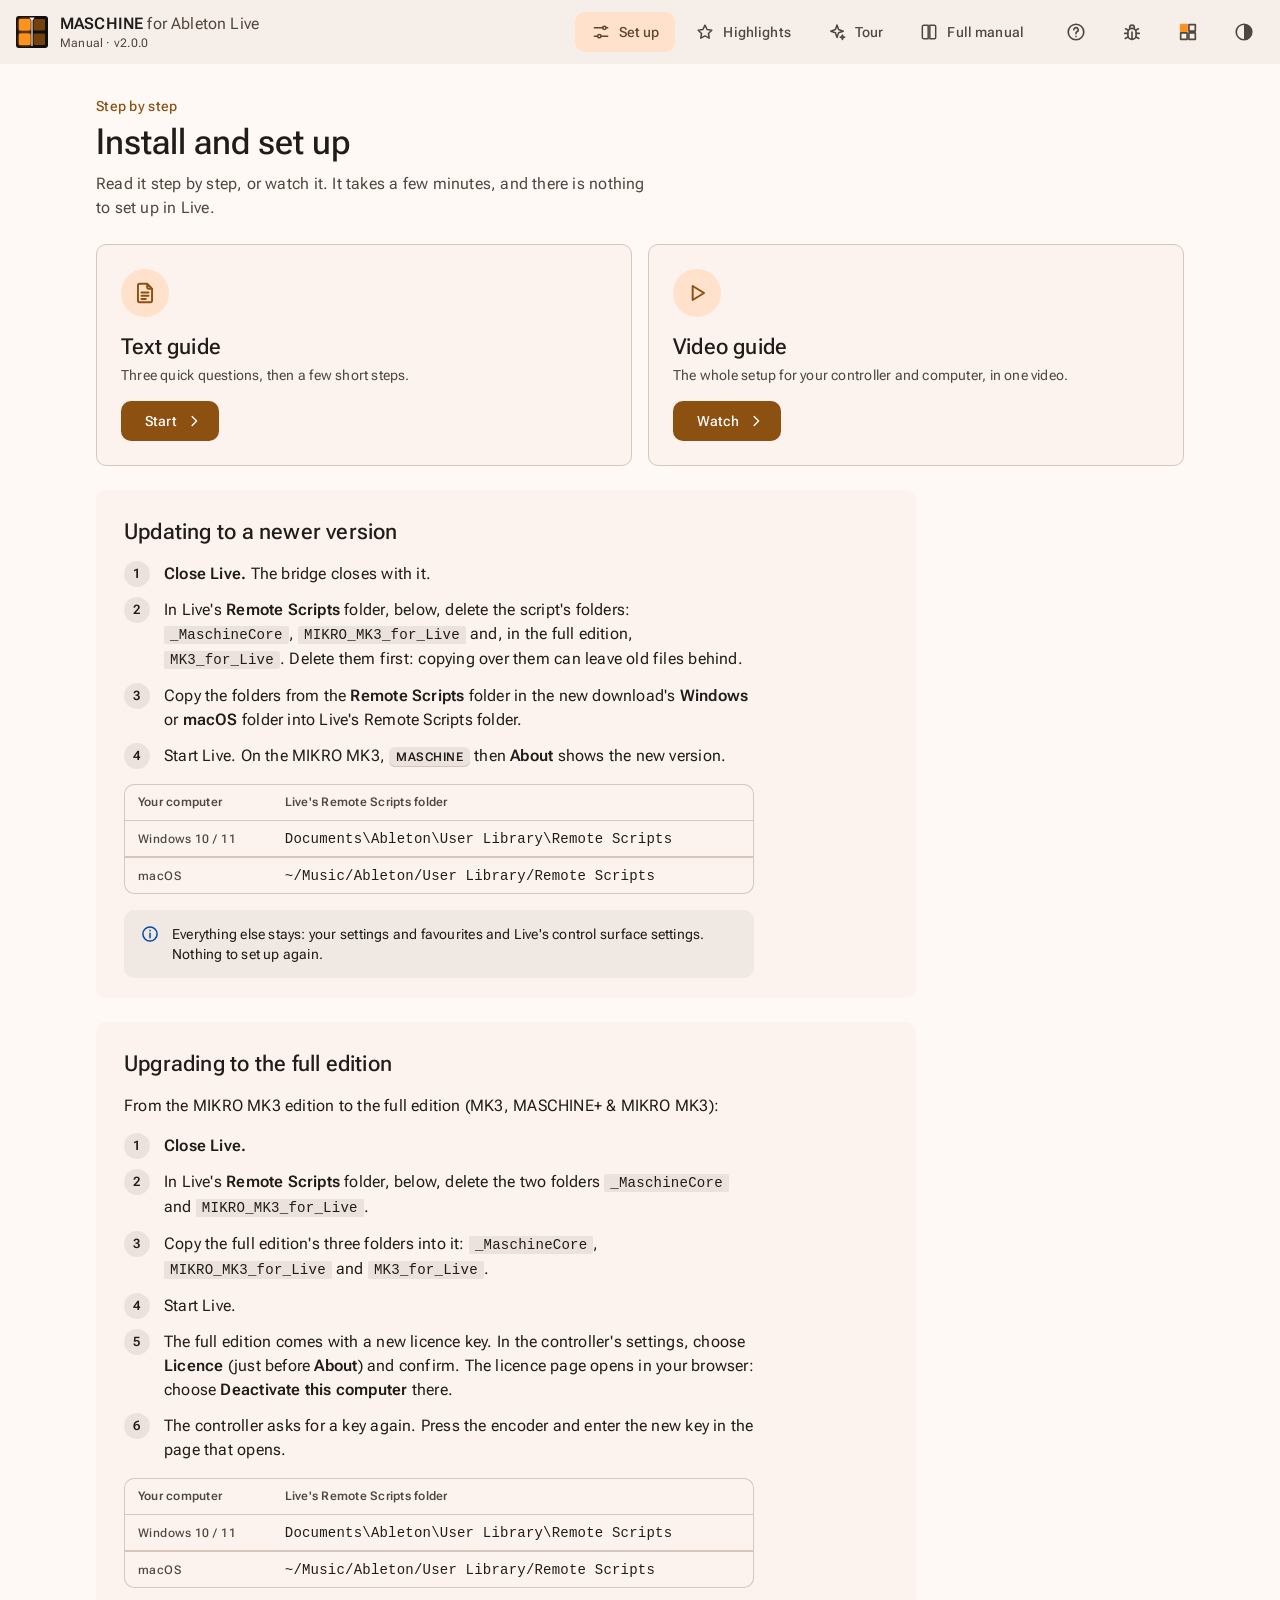
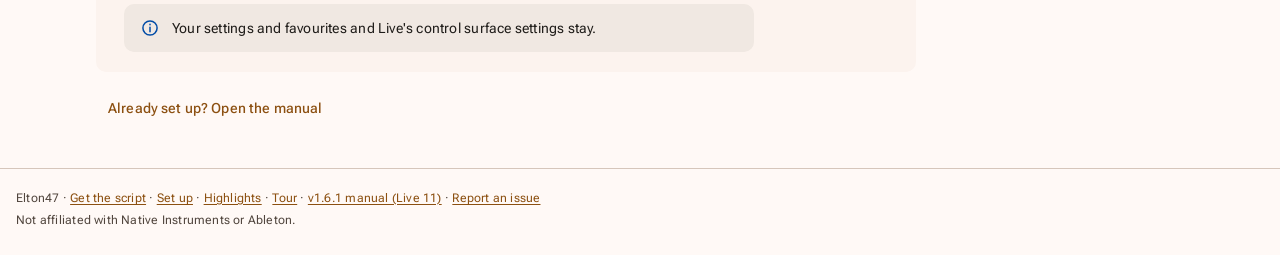
<file: index.html>
<!doctype html>
<html lang="en">
<head>
  <meta charset="utf-8">
  <meta name="viewport" content="width=device-width, initial-scale=1">
  <title>MASCHINE for Ableton Live: Manual and setup</title>
  <meta name="description" content="Set up MASCHINE MIKRO MK3, MK3 and MASCHINE+ with Ableton Live 12 step by step, then click any button on the controller to see what it does.">
  <meta name="color-scheme" content="light dark">
  <meta name="theme-color" content="#fff8f6" media="(prefers-color-scheme: light)">
  <meta name="theme-color" content="#171211" media="(prefers-color-scheme: dark)">
  <link rel="icon" href="data:image/svg+xml,%3Csvg xmlns='http://www.w3.org/2000/svg' viewBox='0 0 32 32'%3E%3Crect width='32' height='32' rx='3' fill='%230f0f10'/%3E%3Crect x='3' y='3' width='11.5' height='11.5' rx='1' fill='%23d24dff'/%3E%3Crect x='17.5' y='3' width='11.5' height='11.5' rx='1' fill='%23a4333d'/%3E%3Crect x='3' y='17.5' width='11.5' height='11.5' rx='1' fill='%23ff692d'/%3E%3Crect x='17.5' y='17.5' width='11.5' height='11.5' rx='1' fill='%23a49025'/%3E%3Cpath d='M13.4 1.4H18.6L16.6 4.4V30H15.4V4.4Z' fill='%23f4ece9' stroke='%230f0f10' stroke-width='.5' paint-order='stroke' stroke-linejoin='round'/%3E%3C/svg%3E">
  <link rel="preconnect" href="https://fonts.googleapis.com">
  <link rel="preconnect" href="https://fonts.gstatic.com" crossorigin>
  <link rel="stylesheet" href="https://fonts.googleapis.com/css2?family=Roboto+Flex:opsz,wght@8..144,400..700&display=swap">
  <link rel="stylesheet" href="css/styles.css">
  <!-- the day's colour (one of MASCHINE's pad colours, a new one at noon): after the styles, so it wins -->
  <script src="js/day-colour.js"></script>
  <script>
    // Apply the remembered theme before the first paint (no flash).
    try {
      var t = localStorage.getItem('theme');
      if (t === 'light' || t === 'dark') document.documentElement.setAttribute('data-theme', t);
    } catch (e) {}
  </script>
</head>
<body>
  <a class="skip-link" href="#main">Skip to content</a>

  <header class="top-app-bar">
    <div class="top-app-bar-inner">
      <a class="brand" href="#manual" aria-label="MASCHINE for Ableton Live: manual">
        <svg class="logo" viewBox="0 0 32 32" aria-hidden="true"><defs><filter id="logo-glow" x="-50%" y="-50%" width="200%" height="200%"><feGaussianBlur stdDeviation="1.4" result="b"/><feMerge><feMergeNode in="b"/><feMergeNode in="SourceGraphic"/></feMerge></filter></defs><rect width="32" height="32" rx="3" fill="#0f0f10"/><rect x="3" y="3" width="11.5" height="11.5" rx="1" fill="#d24dff" style="fill: var(--day-pad, #d24dff)" filter="url(#logo-glow)"/><rect x="17.5" y="3" width="11.5" height="11.5" rx="1" fill="#a4333d" style="fill: var(--day-pad-dim, #a4333d)"/><rect x="3" y="17.5" width="11.5" height="11.5" rx="1" fill="#ff692d" style="fill: var(--day-pad, #ff692d)" filter="url(#logo-glow)"/><rect x="17.5" y="17.5" width="11.5" height="11.5" rx="1" fill="#a49025" style="fill: var(--day-pad-dim, #a49025)"/><path d="M13.4 1.4H18.6L16.6 4.4V30H15.4V4.4Z" fill="#f4ece9" stroke="#0f0f10" stroke-width=".5" paint-order="stroke" stroke-linejoin="round"/></svg>
        <span class="brand-text">
          <span class="brand-title">MASCHINE <span class="brand-for">for Ableton Live</span></span>
          <span class="brand-sub" id="version">Manual</span>
        </span>
      </a>
      <nav class="nav-tabs" aria-label="Sections">
        <a href="#setup" data-view="setup" class="nav-tab">
          <svg class="icon" aria-hidden="true"><use href="#i-setup"/></svg><span>Set up</span>
        </a>
        <a href="#highlights" data-view="highlights" class="nav-tab">
          <svg class="icon" aria-hidden="true"><use href="#i-star"/></svg><span>Highlights</span>
        </a>
        <!-- the manual's two views (Tour | Full manual): the choice is remembered (js/app.js) -->
        <a href="#tour" data-view="tour" data-manual-view="tour" class="nav-tab">
          <svg class="icon" aria-hidden="true"><use href="#i-spark"/></svg><span>Tour</span>
        </a>
        <a href="#full" data-view="manual" data-manual-view="full" class="nav-tab">
          <svg class="icon" aria-hidden="true"><use href="#i-book"/></svg><span>Full manual</span>
        </a>
      </nav>
      <a href="#help" class="icon-button" id="help-button" title="Help and troubleshooting">
        <svg class="icon" aria-hidden="true"><use href="#i-help"/></svg>
        <span class="visually-hidden">Help and troubleshooting</span>
      </a>
      <a href="report.html" class="icon-button" title="Report an issue">
        <svg class="icon" aria-hidden="true"><use href="#i-bug"/></svg>
        <span class="visually-hidden">Report an issue</span>
      </a>
      <div class="theme-menu accent-menu">
        <button type="button" id="accent-button" class="icon-button" aria-haspopup="dialog" aria-expanded="false" aria-controls="accent-list" title="Accent colour">
          <!-- the pads' corners: 3 % of their width, as the hardware pads in the drawings (PAD_ROUND) -->
          <svg class="icon accent-icon" viewBox="0 0 24 24" aria-hidden="true"><rect class="accent-icon-lit" x="4" y="4" width="7" height="7" rx=".21"/><rect x="13" y="4" width="7" height="7" rx=".21"/><rect x="4" y="13" width="7" height="7" rx=".21"/><rect x="13" y="13" width="7" height="7" rx=".21"/></svg>
          <span class="visually-hidden">Accent colour</span>
        </button>
        <!-- the accent colour: Auto (a new colour every day at noon) or one of MASCHINE's 16 pad
             colours, laid out like the pads, pad 1 bottom left (js/site.js, js/day-colour.js) -->
        <div id="accent-list" class="menu accent-popover" role="dialog" aria-label="Accent colour" hidden>
          <div class="colour-choices" role="radiogroup" aria-label="Accent colour">
            <button type="button" role="radio" class="colour-auto" data-colour="auto">
              <span>Auto</span><span class="colour-auto-sub">A new colour every day</span>
            </button>
            <div class="colour-pads" id="colour-pads"></div>
          </div>
        </div>
      </div>
      <div class="theme-menu">
        <button type="button" id="theme-button" class="icon-button" aria-haspopup="menu" aria-expanded="false" aria-controls="theme-list" title="Theme">
          <svg class="icon" aria-hidden="true"><use id="theme-icon" href="#i-auto"/></svg>
          <span class="visually-hidden">Theme</span>
        </button>
        <div id="theme-list" class="menu" role="menu" aria-label="Theme" hidden>
          <button type="button" role="menuitemradio" data-theme-choice="system"><svg class="icon" aria-hidden="true"><use href="#i-auto"/></svg>System</button>
          <button type="button" role="menuitemradio" data-theme-choice="light"><svg class="icon" aria-hidden="true"><use href="#i-sun"/></svg>Light</button>
          <button type="button" role="menuitemradio" data-theme-choice="dark"><svg class="icon" aria-hidden="true"><use href="#i-moon"/></svg>Dark</button>
        </div>
      </div>
    </div>
  </header>

  <main id="main" tabindex="-1">
    <!-- Setup wizard (js/setup.js), content from data/install.json -->
    <section id="view-setup" class="view" aria-labelledby="setup-title" hidden>
      <div class="setup">
        <header class="setup-hero">
          <p class="eyebrow">Step by step</p>
          <h1 id="setup-title" class="setup-title">Install and set up</h1>
          <p id="setup-intro" class="setup-intro"></p>
        </header>
        <div id="setup-root"></div>
      </div>
    </section>

    <!-- Interactive manual (js/manual.js), content from data/features.json -->
    <section id="view-manual" class="view" aria-label="Manual" hidden>
      <h1 class="visually-hidden">Manual</h1>
      <div class="manual-toolbar">
        <div class="segmented" role="radiogroup" aria-label="Controller">
          <button type="button" role="radio" data-device="mikro"><svg class="icon check" aria-hidden="true"><use href="#i-check"/></svg>MIKRO MK3</button>
          <button type="button" role="radio" data-device="mk3"><svg class="icon check" aria-hidden="true"><use href="#i-check"/></svg>MK3 / MASCHINE+</button>
        </div>
        <div class="search-bar" role="search">
          <svg class="icon" aria-hidden="true"><use href="#i-search"/></svg>
          <label for="search" class="visually-hidden">Search the manual</label>
          <input id="search" type="search" placeholder="Search: tempo, chords, arm, undo…" autocomplete="off" spellcheck="false" enterkeyhint="search" aria-controls="search-results" aria-keyshortcuts="/">
          <kbd id="search-hint" class="search-hint" aria-hidden="true">/</kbd>
          <button type="button" id="search-clear" class="icon-button search-clear" title="Clear the search (Esc)" hidden>
            <svg class="icon" aria-hidden="true"><use href="#i-close"/></svg>
            <span class="visually-hidden">Clear the search</span>
          </button>
        </div>
        <a href="#cheatsheet" id="cheatsheet-button" class="btn btn-outlined has-icon-start cheatsheet-button">
          <svg class="icon" aria-hidden="true"><use href="#i-sheet"/></svg><span class="cheatsheet-label">Cheat sheet</span>
        </a>
        <p id="search-status" class="visually-hidden" role="status" aria-live="polite"></p>
      </div>

      <div class="manual-layout">
        <section class="hardware" aria-label="Controller">
          <div class="hardware-card">
            <svg id="device" role="group" aria-label="Controller layout: choose a control to see what it does"></svg>
            <p class="hint">Click a control to see what it does. Hover or tap a combination in the list to see it on the controller (numbers show the order).<span id="screen-hint"> Hover or tap the screen to magnify it.</span></p>
            <p id="unverified" class="banner" hidden>
              <svg class="icon" aria-hidden="true"><use href="#i-info"/></svg>
              <span>MASCHINE+ support is built from the MK3's protocol and not yet tested on a real unit.</span>
            </p>
          </div>
        </section>

        <section class="reference" aria-label="Reference">
          <div id="welcome" class="welcome-card" hidden>
            <div>
              <h2>New here?</h2>
              <p>Set up your controller with Live in a few minutes, step by step.</p>
            </div>
            <div class="welcome-actions">
              <a class="btn btn-filled" href="#setup"><svg class="icon" aria-hidden="true"><use href="#i-setup"/></svg>Start setup</a>
              <button type="button" class="btn btn-text" id="welcome-dismiss">Not now</button>
            </div>
          </div>
          <div id="selection" class="selection" hidden aria-live="polite">
            <div class="selection-head">
              <h2 id="selection-title"></h2>
              <button type="button" id="clear-selection" class="btn btn-text">Show everything</button>
            </div>
            <ul id="selection-items" class="items"></ul>
          </div>
          <nav id="toc" class="toc" aria-label="Modes"></nav>
          <div id="search-results" class="search-results" aria-label="Search results" hidden></div>
          <div id="sections"></div>
          <section id="changes" class="card">
            <div class="changes-head"><h2>What changed since v1</h2><a class="btn btn-text has-icon-start" href="#whatsnew"><svg class="icon" aria-hidden="true"><use href="#i-print"/></svg>Printable</a></div>
            <div class="table-wrap"><table id="changes-table"><thead><tr><th scope="col"><span class="visually-hidden">What</span></th><th scope="col">v1.6</th><th scope="col">v2</th></tr></thead><tbody></tbody></table></div>
          </section>
        </section>
      </div>
    </section>

    <!-- Highlights (js/best.js): the features one page at a time, the best first, with a jump list
         by mode; each page plays its step on the controller drawing (the Tour's player) -->
    <section id="view-highlights" class="view" aria-labelledby="best-heading" hidden>
      <div class="best">
        <header class="tour-head">
          <div class="tour-heading">
            <p class="eyebrow">Highlights</p>
            <h1 id="best-heading" class="tour-title">The best of it, one page at a time</h1>
            <p class="tour-intro">The best comes first. Use the arrows to turn the pages, or pick one from the list. <span id="best-total"></span></p>
          </div>
          <div class="segmented" role="radiogroup" aria-label="Controller">
            <button type="button" role="radio" data-device="mikro"><svg class="icon check" aria-hidden="true"><use href="#i-check"/></svg>MIKRO MK3</button>
            <button type="button" role="radio" data-device="mk3"><svg class="icon check" aria-hidden="true"><use href="#i-check"/></svg>MK3 / MASCHINE+</button>
          </div>
        </header>
        <p id="best-unverified" class="banner tour-banner" hidden>
          <svg class="icon" aria-hidden="true"><use href="#i-info"/></svg>
          <span>MASCHINE+ support is built from the MK3's protocol and not yet tested on a real unit.</span>
        </p>
        <div class="best-layout">
          <details id="best-jump" class="best-jump card" open>
            <summary class="best-jump-head"><svg class="icon" aria-hidden="true"><use href="#i-sheet"/></svg>Jump to a page<svg class="icon best-jump-chev" aria-hidden="true"><use href="#i-down"/></svg></summary>
            <ol id="best-jump-list" class="best-jump-list"></ol>
          </details>
          <article id="best-page" class="best-page" aria-labelledby="best-title"></article>
        </div>
      </div>
    </section>

    <!-- The Tour (js/tour.js; each card a player from js/highlights.js, choreography in
         js/highlight-shows.js): a self-playing card per section of data/features.json -->
    <section id="view-tour" class="view" aria-labelledby="tour-title" hidden>
      <div class="tour">
        <header class="tour-head">
          <div class="tour-heading">
            <p class="eyebrow">Tour</p>
            <h1 id="tour-title" class="tour-title">The manual, played on the controller</h1>
            <p class="tour-intro">A card per section plays by itself: the presses, the pads and the screen. Scroll on for the next one; point at a card to hold a step.</p>
          </div>
          <div class="segmented" role="radiogroup" aria-label="Controller">
            <button type="button" role="radio" data-device="mikro"><svg class="icon check" aria-hidden="true"><use href="#i-check"/></svg>MIKRO MK3</button>
            <button type="button" role="radio" data-device="mk3"><svg class="icon check" aria-hidden="true"><use href="#i-check"/></svg>MK3 / MASCHINE+</button>
          </div>
        </header>
        <p id="tour-unverified" class="banner tour-banner" hidden>
          <svg class="icon" aria-hidden="true"><use href="#i-info"/></svg>
          <span>MASCHINE+ support is built from the MK3's protocol and not yet tested on a real unit.</span>
        </p>
        <nav id="tour-toc" class="toc tour-toc" aria-label="Sections"></nav>
        <div id="tour-cards" class="tour-cards"></div>
        <!-- Devices on the screens: stills from the script (js/tour-devices.js, js/device-stills.js) -->
        <section id="tour-devices" class="tour-card tour-devices" aria-labelledby="tour-devices-title">
          <header class="tour-card-head">
            <h2 id="tour-devices-title" class="tour-card-title">Devices on the screens</h2>
            <p class="tour-card-intro">PLUG-IN shows the device you play: a Live device of each kind, as the screens show it. The MK3 draws a picture of the device on its right screen.</p>
          </header>
          <div id="tour-devices-grid" class="td-grid"></div>
        </section>
        <p class="tour-more"><a class="btn btn-text has-icon-start" href="#full"><svg class="icon" aria-hidden="true"><use href="#i-book"/></svg>Everything in detail: the full manual</a></p>
      </div>
    </section>

    <!-- Printable cheat sheet (js/cheatsheet.js), content from data/features.json; the print
         styles are the @media print rules in css/styles.css -->
    <section id="view-cheatsheet" class="view" aria-labelledby="cs-title" hidden>
      <div class="cs-toolbar">
        <a id="cs-back" class="btn btn-text has-icon-start" href="#manual"><svg class="icon" aria-hidden="true"><use href="#i-left"/></svg>Manual</a>
        <div class="segmented" role="radiogroup" aria-label="Controller">
          <button type="button" role="radio" data-device="mikro"><svg class="icon check" aria-hidden="true"><use href="#i-check"/></svg>MIKRO MK3</button>
          <button type="button" role="radio" data-device="mk3"><svg class="icon check" aria-hidden="true"><use href="#i-check"/></svg>MK3 / MASCHINE+</button>
        </div>
        <button type="button" id="cs-print" class="btn btn-filled has-icon-start"><svg class="icon" aria-hidden="true"><use href="#i-print"/></svg>Print</button>
        <p class="cs-tip">A4 or Letter. For a clean sheet, turn off the browser's headers and footers in the print dialog.</p>
      </div>
      <article id="cheatsheet" class="cheatsheet"></article>
    </section>

    <!-- Printable documents (js/print-docs.js): the installation guide (#setup/print..., from
         data/install.json) and what's new (#whatsnew, from data/features.json); printed by the
         @media print rules in css/styles.css -->
    <section id="view-print" class="view" aria-labelledby="pd-title" hidden>
      <div class="cs-toolbar">
        <a id="pd-back" class="btn btn-text has-icon-start" href="#setup"><svg class="icon" aria-hidden="true"><use href="#i-left"/></svg><span id="pd-back-label">Set up</span></a>
        <button type="button" id="pd-print" class="btn btn-filled has-icon-start"><svg class="icon" aria-hidden="true"><use href="#i-print"/></svg>Print</button>
        <p class="cs-tip">A4 or Letter. Save as PDF from the print dialog; for a clean page, turn off the browser's headers and footers.</p>
      </div>
      <article id="print-doc" class="print-doc"></article>
    </section>

    <noscript><p class="noscript">This manual needs JavaScript. The product page: <a href="https://payhip.com/b/h4tva">payhip.com/b/h4tva</a>.</p></noscript>
  </main>

  <footer class="footer">
    <p>Elton47 · <a href="https://payhip.com/b/h4tva">Get the script</a> · <a href="#setup">Set up</a> · <a href="#highlights">Highlights</a> · <a href="#tour">Tour</a> · <a href="https://elton47.github.io/MMMk3-User-Manual/">v1.6.1 manual (Live 11)</a> · <a href="report.html">Report an issue</a></p>
    <p>Not affiliated with Native Instruments or Ableton.</p>
  </footer>

  <div id="snackbar" class="snackbar" role="status" aria-live="polite"></div>

  <!-- Icons: simple strokes, drawn for this site. -->
  <svg width="0" height="0" style="position:absolute" aria-hidden="true" focusable="false">
    <defs>
      <symbol id="i-setup" viewBox="0 0 24 24"><path d="M4 7h10M18 7h2M4 17h4M12 17h8"/><circle cx="16" cy="7" r="2"/><circle cx="10" cy="17" r="2"/></symbol>
      <symbol id="i-book" viewBox="0 0 24 24"><path d="M4 5.5C4 4.7 4.7 4 5.5 4H11v16H5.5c-.8 0-1.5-.7-1.5-1.5zM20 5.5c0-.8-.7-1.5-1.5-1.5H13v16h5.5c.8 0 1.5-.7 1.5-1.5z"/></symbol>
      <symbol id="i-sun" viewBox="0 0 24 24"><circle cx="12" cy="12" r="4"/><path d="M12 2.5v2M12 19.5v2M2.5 12h2M19.5 12h2M5.3 5.3l1.4 1.4M17.3 17.3l1.4 1.4M5.3 18.7l1.4-1.4M17.3 6.7l1.4-1.4"/></symbol>
      <symbol id="i-moon" viewBox="0 0 24 24"><path d="M20 14.5A8 8 0 0 1 9.5 4a8 8 0 1 0 10.5 10.5z"/></symbol>
      <symbol id="i-auto" viewBox="0 0 24 24"><circle cx="12" cy="12" r="8.5"/><path d="M12 3.5v17a8.5 8.5 0 0 0 0-17z" fill="currentColor" stroke="none"/></symbol>
      <symbol id="i-check" viewBox="0 0 24 24"><path d="M5 12.5l4.5 4.5L19 7.5"/></symbol>
      <symbol id="i-key" viewBox="0 0 24 24"><circle cx="8" cy="15.5" r="4"/><path d="M10.9 12.6L19 4.5M15.5 8l2.5 2.5M17.5 6l2 2"/></symbol>
      <symbol id="i-copy" viewBox="0 0 24 24"><rect x="8.5" y="8.5" width="11" height="11" rx="2"/><path d="M15.5 8.5V6a1.5 1.5 0 0 0-1.5-1.5H6A1.5 1.5 0 0 0 4.5 6v8A1.5 1.5 0 0 0 6 15.5h2.5"/></symbol>
      <symbol id="i-close" viewBox="0 0 24 24"><path d="M6.5 6.5l11 11M17.5 6.5l-11 11"/></symbol>
      <symbol id="i-sheet" viewBox="0 0 24 24"><path d="M7 3.5h7l4.5 4.5v11a1.5 1.5 0 0 1-1.5 1.5H7A1.5 1.5 0 0 1 5.5 19V5A1.5 1.5 0 0 1 7 3.5zM14 3.5V7a1 1 0 0 0 1 1h3.5M8.75 11.5h6.5M8.75 14.5h6.5M8.75 17.5h4"/></symbol>
      <symbol id="i-print" viewBox="0 0 24 24"><path d="M7 9V4.5h10V9M7 16.5H5a1.5 1.5 0 0 1-1.5-1.5v-4.5A1.5 1.5 0 0 1 5 9h14a1.5 1.5 0 0 1 1.5 1.5V15a1.5 1.5 0 0 1-1.5 1.5h-2"/><rect x="7" y="13.5" width="10" height="6.5" rx="1"/></symbol>
      <symbol id="i-search" viewBox="0 0 24 24"><circle cx="10.5" cy="10.5" r="6"/><path d="M15 15l5 5"/></symbol>
      <symbol id="i-left" viewBox="0 0 24 24"><path d="M14.5 6l-6 6 6 6"/></symbol>
      <symbol id="i-right" viewBox="0 0 24 24"><path d="M9.5 6l6 6-6 6"/></symbol>
      <symbol id="i-down" viewBox="0 0 24 24"><path d="M6 9.5l6 6 6-6"/></symbol>
      <symbol id="i-bug" viewBox="0 0 24 24"><rect x="7.5" y="8" width="9" height="12" rx="4.5"/><path d="M9.5 8V7a2.5 2.5 0 0 1 5 0v1M12 12v8M7.5 13.5H4M20 13.5h-3.5M7.6 17.5l-3 1.5M16.4 17.5l3 1.5M8.2 10L5 8.5M15.8 10L19 8.5"/></symbol>
      <symbol id="i-help" viewBox="0 0 24 24"><circle cx="12" cy="12" r="8.5"/><path d="M9.6 9.6a2.4 2.4 0 1 1 3.4 2.2c-.6.3-1 .8-1 1.5v.5M12 16.6v.4"/></symbol>
      <symbol id="i-info" viewBox="0 0 24 24"><circle cx="12" cy="12" r="8.5"/><path d="M12 11v5.5M12 7.5v.5"/></symbol>
      <symbol id="i-alert" viewBox="0 0 24 24"><path d="M12 3.5l9 16H3z"/><path d="M12 10v4.5M12 17v.5"/></symbol>
      <symbol id="i-soon" viewBox="0 0 24 24"><circle cx="12" cy="12" r="8.5"/><path d="M12 7.5V12l3 2"/></symbol>
      <symbol id="i-external" viewBox="0 0 24 24"><path d="M14 4.5h5.5V10M19.5 4.5L11 13M17 14v4.5a1 1 0 0 1-1 1H5.5a1 1 0 0 1-1-1V8a1 1 0 0 1 1-1H10"/></symbol>
      <symbol id="i-edit" viewBox="0 0 24 24"><path d="M4.5 19.5l1-4L15.5 5.5l3 3-10 10z"/></symbol>
      <symbol id="i-computer" viewBox="0 0 24 24"><rect x="3.5" y="4.5" width="17" height="11.5" rx="1.5"/><path d="M9 20h6M12 16v4"/></symbol>
      <symbol id="i-pads" viewBox="0 0 24 24"><rect x="4" y="4" width="7" height="7" rx="1.5"/><rect x="13" y="4" width="7" height="7" rx="1.5"/><rect x="4" y="13" width="7" height="7" rx="1.5"/><rect x="13" y="13" width="7" height="7" rx="1.5"/></symbol>
      <symbol id="i-spark" viewBox="0 0 24 24"><path d="M12 3.5l1.9 5.6 5.6 1.9-5.6 1.9L12 18.5l-1.9-5.6L4.5 11l5.6-1.9z"/><path d="M18.5 15.5l.7 2 2 .7-2 .7-.7 2-.7-2-2-.7 2-.7z"/></symbol>
      <symbol id="i-star" viewBox="0 0 24 24"><path d="M12 3.8l2.5 5.2 5.7.8-4.1 4 1 5.6L12 16.7l-5.1 2.7 1-5.6-4.1-4 5.7-.8z"/></symbol>
      <symbol id="i-play" viewBox="0 0 24 24"><path d="M8 5.5v13l10.5-6.5z"/></symbol>
      <symbol id="i-pause" viewBox="0 0 24 24"><path d="M8.5 5.5v13M15.5 5.5v13"/></symbol>
      <symbol id="i-live" viewBox="0 0 24 24"><path d="M5 5v14M9 5v14M13 5v14M15.5 19L19 5"/></symbol>
    </defs>
  </svg>

  <script src="js/screen-render.js"></script>
  <script src="js/detent-screens.js"></script>
  <script src="js/step-screens.js"></script>
  <script src="js/layouts.js"></script>
  <script src="js/site.js"></script>
  <script src="js/manual.js"></script>
  <script src="js/cheatsheet-overview.js"></script>
  <script src="js/cheatsheet.js"></script>
  <script src="js/setup.js"></script>
  <script src="js/setup-figures.js"></script>
  <script src="js/print-docs.js"></script>
  <script src="js/highlight-shows.js"></script>
  <script src="js/highlights.js"></script>
  <script src="js/device-stills.js"></script>
  <script src="js/tour-devices.js"></script>
  <script src="js/tour.js"></script>
  <script src="js/best.js"></script>
  <script src="js/app.js"></script>
</body>
</html>
</file>
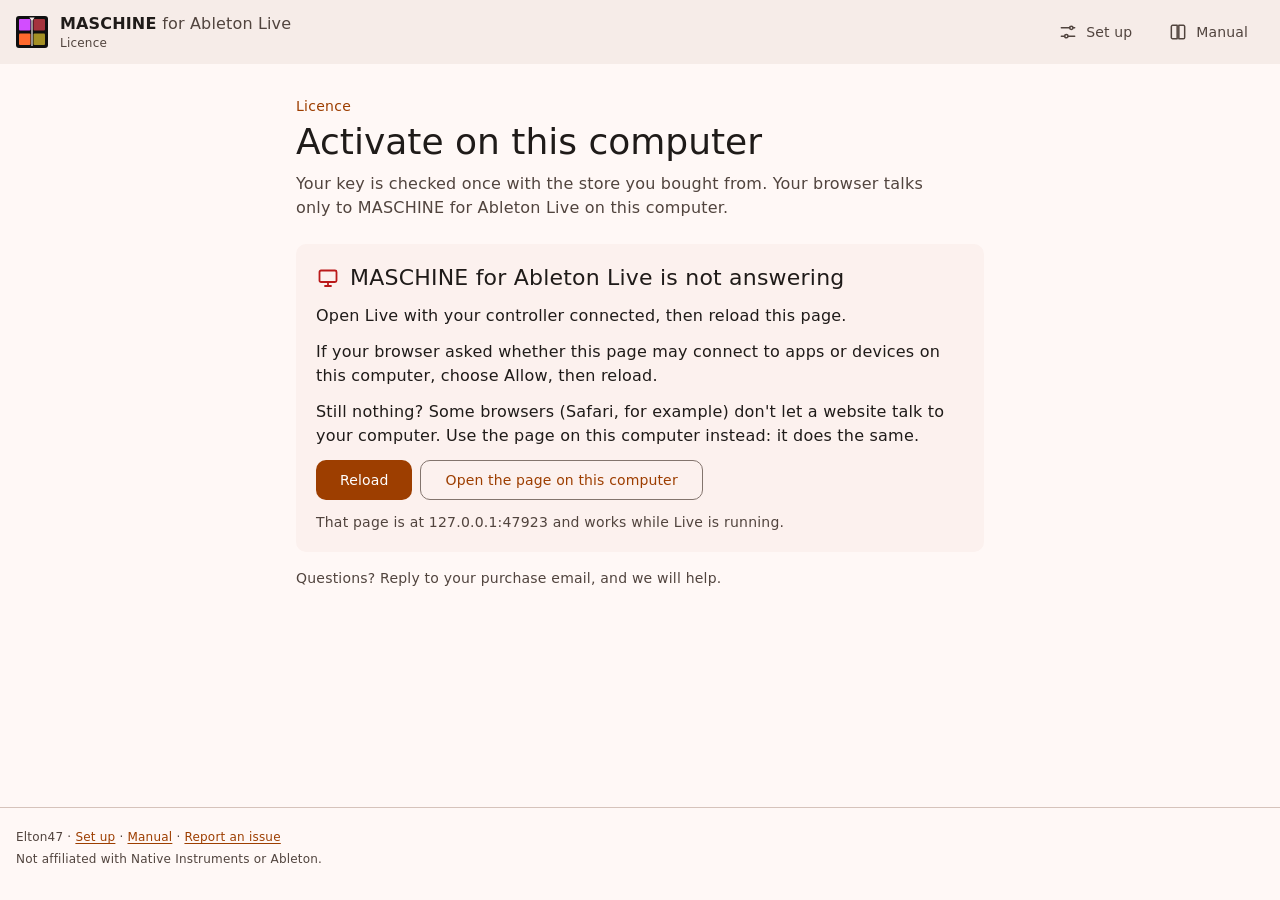
<file: activate.html>
<!doctype html>
<html lang="en">
<head>
  <meta charset="utf-8">
  <meta name="viewport" content="width=device-width, initial-scale=1">
  <!-- Only this site's own files, and fetch only to MASCHINE for Ableton Live on this computer. -->
  <meta http-equiv="Content-Security-Policy" content="default-src 'none'; script-src 'self'; style-src 'self'; img-src 'self' data:; connect-src http://127.0.0.1:*; form-action 'none'; base-uri 'none'">
  <meta name="referrer" content="no-referrer">
  <meta name="robots" content="noindex">
  <title>Activate: MASCHINE for Ableton Live</title>
  <meta name="description" content="Activate your MASCHINE for Ableton Live licence on this computer.">
  <meta name="color-scheme" content="light dark">
  <meta name="theme-color" content="#fff8f6" media="(prefers-color-scheme: light)">
  <meta name="theme-color" content="#171211" media="(prefers-color-scheme: dark)">
  <link rel="icon" href="data:image/svg+xml,%3Csvg xmlns='http://www.w3.org/2000/svg' viewBox='0 0 32 32'%3E%3Crect width='32' height='32' rx='3' fill='%230f0f10'/%3E%3Crect x='3' y='3' width='11.5' height='11.5' rx='1' fill='%23d24dff'/%3E%3Crect x='17.5' y='3' width='11.5' height='11.5' rx='1' fill='%23a4333d'/%3E%3Crect x='3' y='17.5' width='11.5' height='11.5' rx='1' fill='%23ff692d'/%3E%3Crect x='17.5' y='17.5' width='11.5' height='11.5' rx='1' fill='%23a49025'/%3E%3Cpath d='M13.4 1.4H18.6L16.6 4.4V30H15.4V4.4Z' fill='%23f4ece9' stroke='%230f0f10' stroke-width='.5' paint-order='stroke' stroke-linejoin='round'/%3E%3C/svg%3E">
  <link rel="stylesheet" href="css/styles.css">
  <link rel="stylesheet" href="css/activate.css">
  <!-- the site's remembered theme, before the first paint -->
  <script src="js/activate-theme.js"></script>
  <script src="js/activate.js" defer></script>
</head>
<body>
  <a class="skip-link" href="#main">Skip to content</a>

  <header class="top-app-bar">
    <div class="top-app-bar-inner">
      <a class="brand" href="./#manual" aria-label="MASCHINE for Ableton Live: manual">
        <svg class="logo" viewBox="0 0 32 32" aria-hidden="true"><rect width="32" height="32" rx="3" fill="#0f0f10"/><rect x="3" y="3" width="11.5" height="11.5" rx="1" fill="#d24dff"/><rect x="17.5" y="3" width="11.5" height="11.5" rx="1" fill="#a4333d"/><rect x="3" y="17.5" width="11.5" height="11.5" rx="1" fill="#ff692d"/><rect x="17.5" y="17.5" width="11.5" height="11.5" rx="1" fill="#a49025"/><path d="M13.4 1.4H18.6L16.6 4.4V30H15.4V4.4Z" fill="#f4ece9" stroke="#0f0f10" stroke-width=".5" paint-order="stroke" stroke-linejoin="round"/></svg>
        <span class="brand-text">
          <span class="brand-title">MASCHINE <span class="brand-for">for Ableton Live</span></span>
          <span class="brand-sub">Licence</span>
        </span>
      </a>
      <nav class="nav-tabs" aria-label="Sections">
        <a href="./#setup" class="nav-tab"><svg class="icon" aria-hidden="true"><use href="#i-setup"/></svg><span>Set up</span></a>
        <a href="./#manual" class="nav-tab"><svg class="icon" aria-hidden="true"><use href="#i-book"/></svg><span>Manual</span></a>
      </nav>
    </div>
  </header>

  <main id="main" tabindex="-1">
    <div class="activate">
      <header class="setup-hero">
        <p class="eyebrow">Licence</p>
        <h1 class="setup-title">Activate on this computer</h1>
        <p class="setup-intro">Your key is checked once with the store you bought from. Your browser talks only to MASCHINE for Ableton Live on this computer.</p>
      </header>

      <!-- Filled by js/activate.js from the licence state MASCHINE for Ableton Live reports on every load. -->
      <section id="act-state" class="card act-card" aria-live="polite" aria-busy="true">
        <p class="act-checking">Checking this computer…</p>
      </section>
      <section id="act-actions" class="card act-card" hidden></section>
      <!-- Windows, an MK3 whose screens MASCHINE's software still has: "Use the MK3 screens in Live" (js/activate.js). -->
      <section id="act-screens" class="card act-card" hidden></section>
      <div id="act-message" role="status" aria-live="polite"></div>
      <p id="act-help" class="act-help"></p>

      <noscript>
        <p class="note important">This page needs JavaScript. You can also activate on the page MASCHINE for Ableton Live serves on this computer: open <a href="http://127.0.0.1:47923/">127.0.0.1:47923</a> while Live is running.</p>
      </noscript>
    </div>
  </main>

  <footer class="footer">
    <p>Elton47 · <a href="./#setup">Set up</a> · <a href="./#manual">Manual</a> · <a href="report.html">Report an issue</a></p>
    <p>Not affiliated with Native Instruments or Ableton.</p>
  </footer>

  <!-- Icons: simple strokes, drawn for this site. -->
  <svg width="0" height="0" class="act-sprite" aria-hidden="true" focusable="false">
    <defs>
      <symbol id="i-setup" viewBox="0 0 24 24"><path d="M4 7h10M18 7h2M4 17h4M12 17h8"/><circle cx="16" cy="7" r="2"/><circle cx="10" cy="17" r="2"/></symbol>
      <symbol id="i-book" viewBox="0 0 24 24"><path d="M4 5.5C4 4.7 4.7 4 5.5 4H11v16H5.5c-.8 0-1.5-.7-1.5-1.5zM20 5.5c0-.8-.7-1.5-1.5-1.5H13v16h5.5c.8 0 1.5-.7 1.5-1.5z"/></symbol>
      <symbol id="i-check" viewBox="0 0 24 24"><path d="M5 12.5l4.5 4.5L19 7.5"/></symbol>
      <symbol id="i-info" viewBox="0 0 24 24"><circle cx="12" cy="12" r="8.5"/><path d="M12 11v5.5M12 7.5v.5"/></symbol>
      <symbol id="i-alert" viewBox="0 0 24 24"><path d="M12 3.5l9 16H3z"/><path d="M12 10v4.5M12 17v.5"/></symbol>
      <symbol id="i-computer" viewBox="0 0 24 24"><rect x="3.5" y="4.5" width="17" height="11.5" rx="1.5"/><path d="M9 20h6M12 16v4"/></symbol>
      <symbol id="i-screens" viewBox="0 0 24 24"><rect x="2.5" y="6" width="8.5" height="6" rx="1"/><rect x="13" y="6" width="8.5" height="6" rx="1"/><path d="M4 16h16M4 19h16"/></symbol>
    </defs>
  </svg>
</body>
</html>
</file>
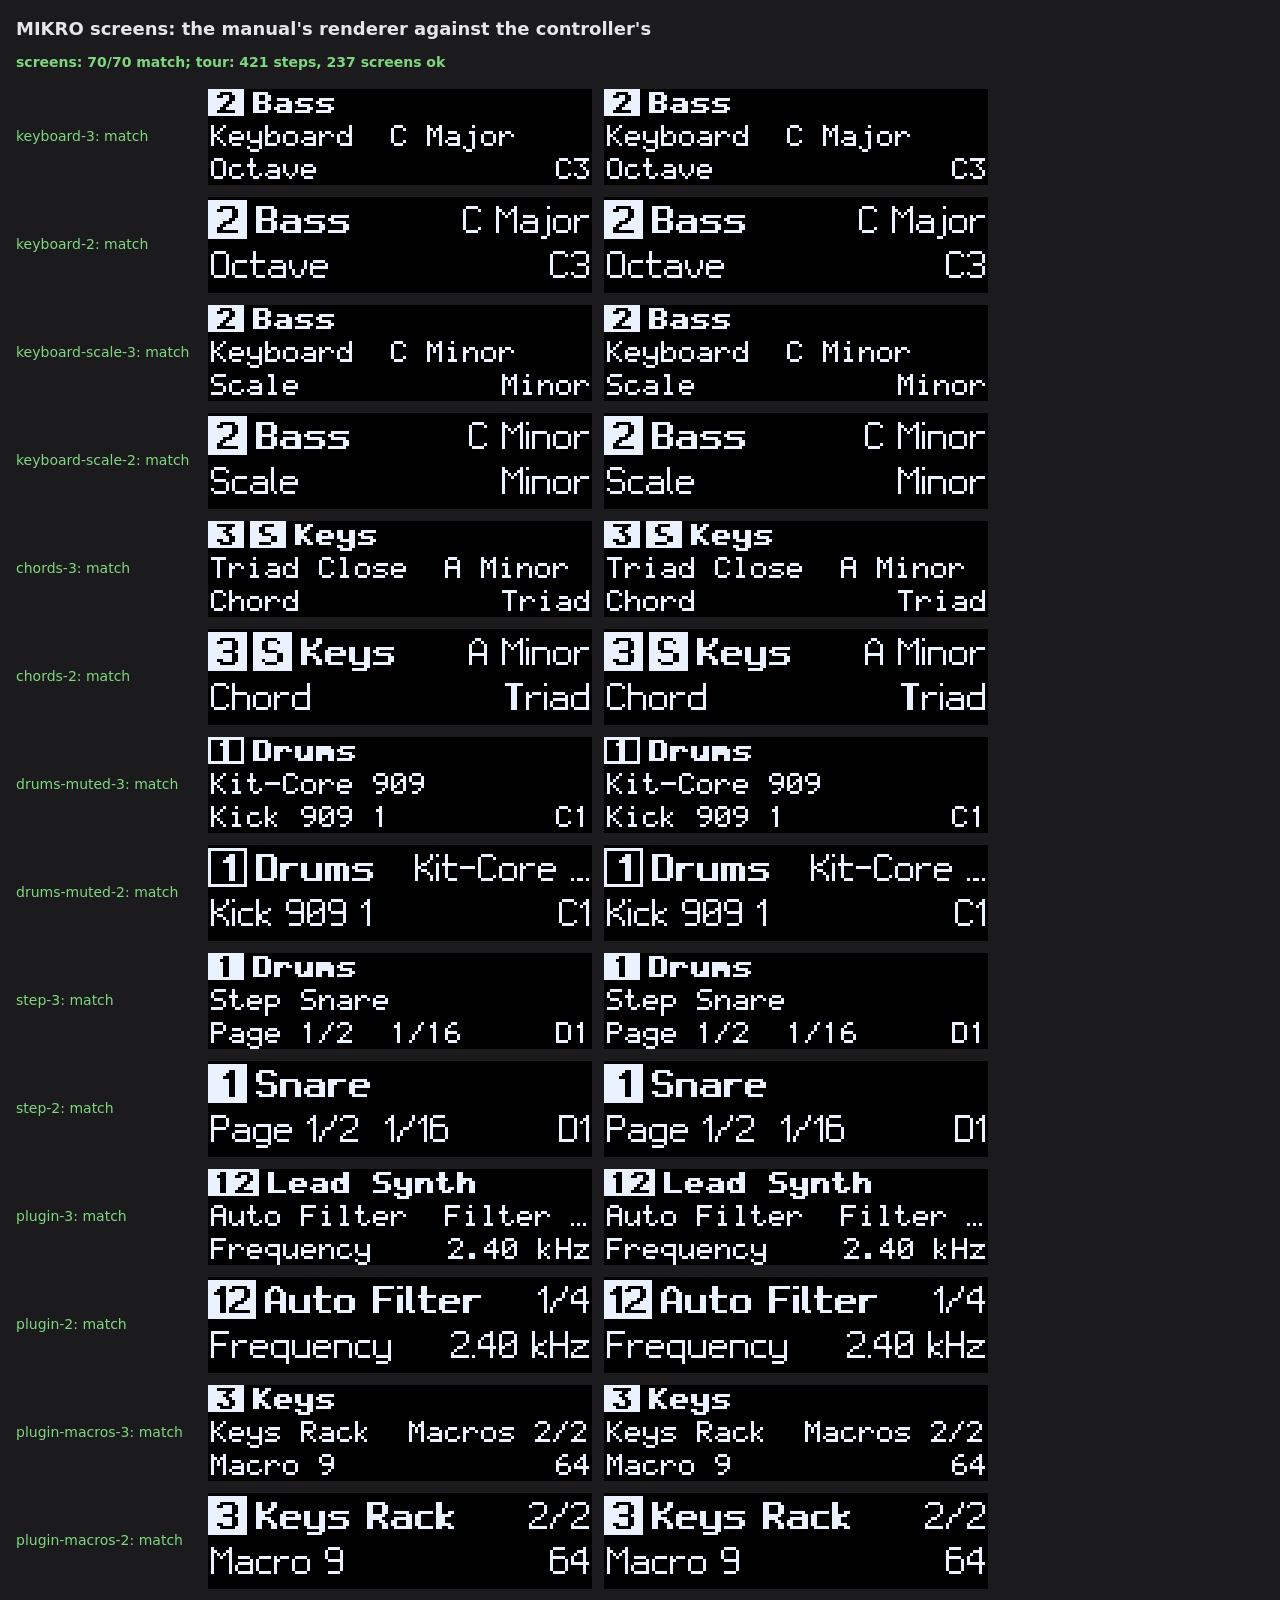
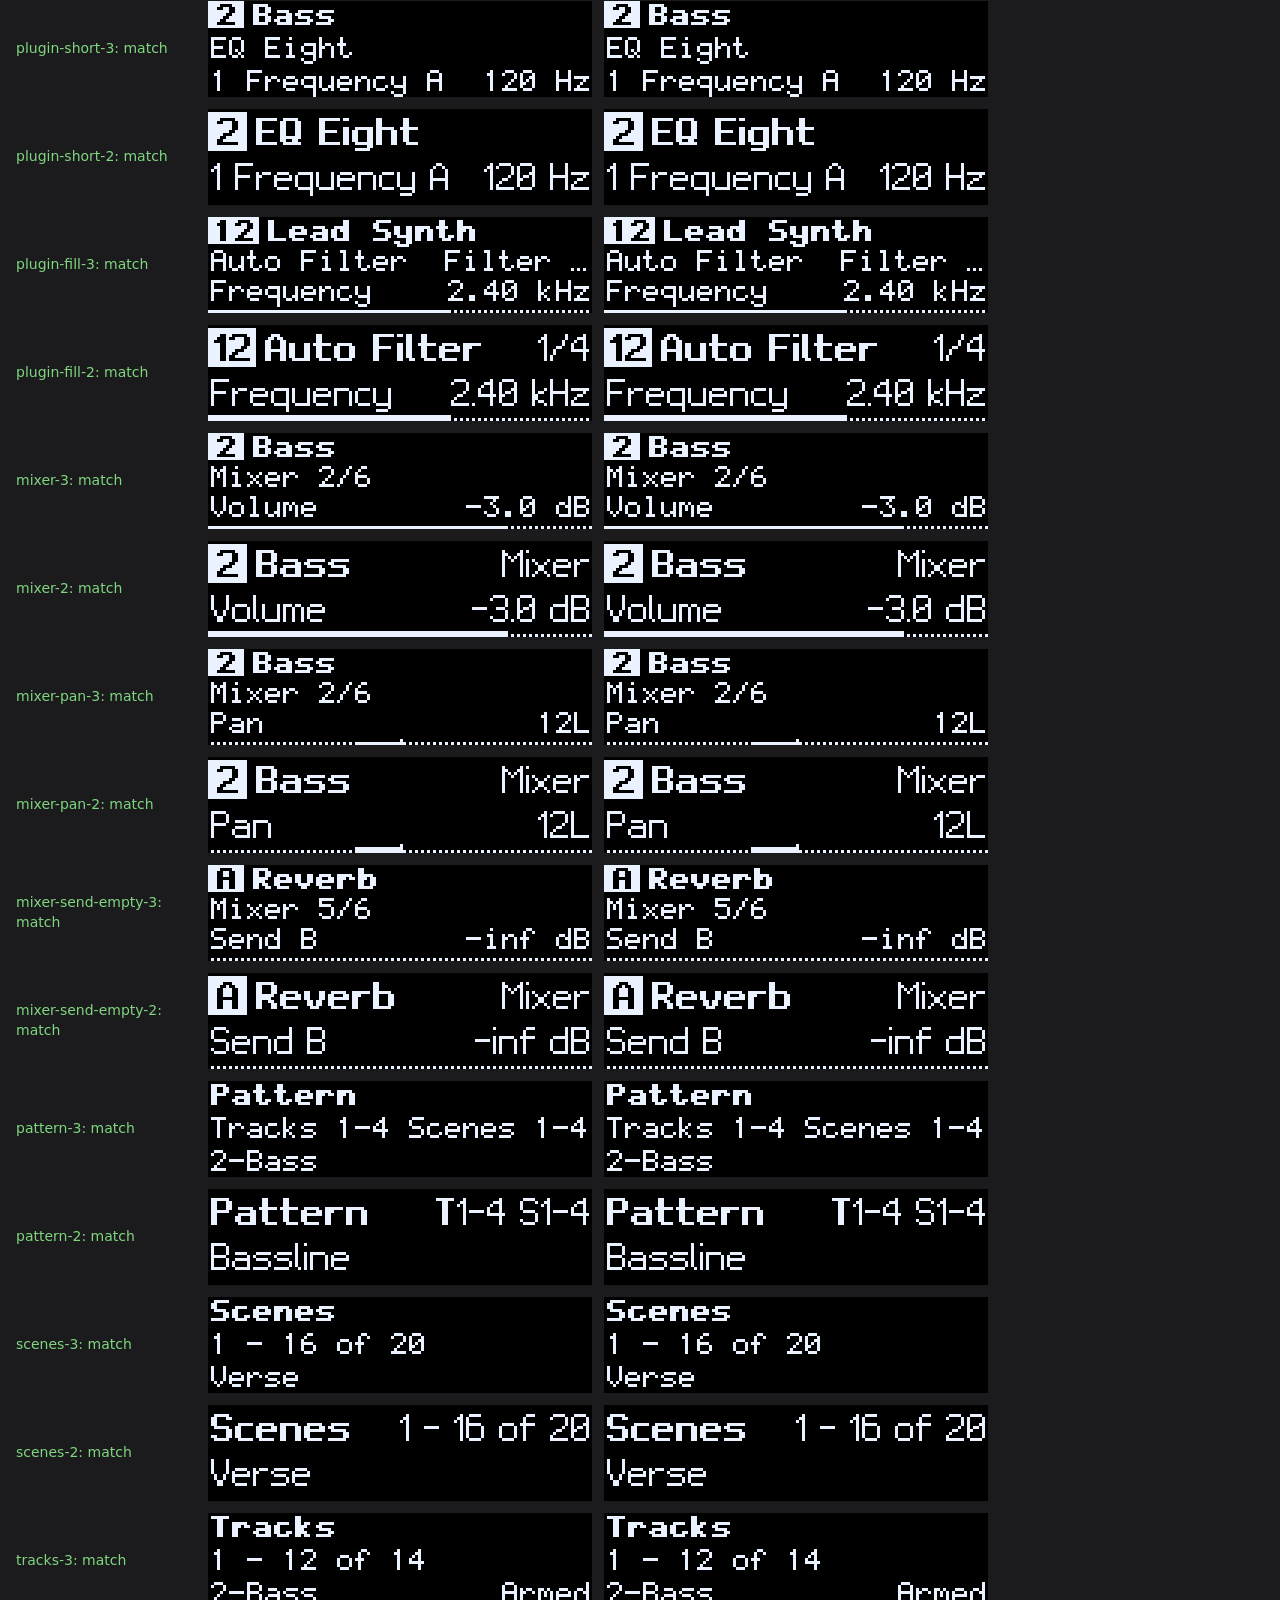
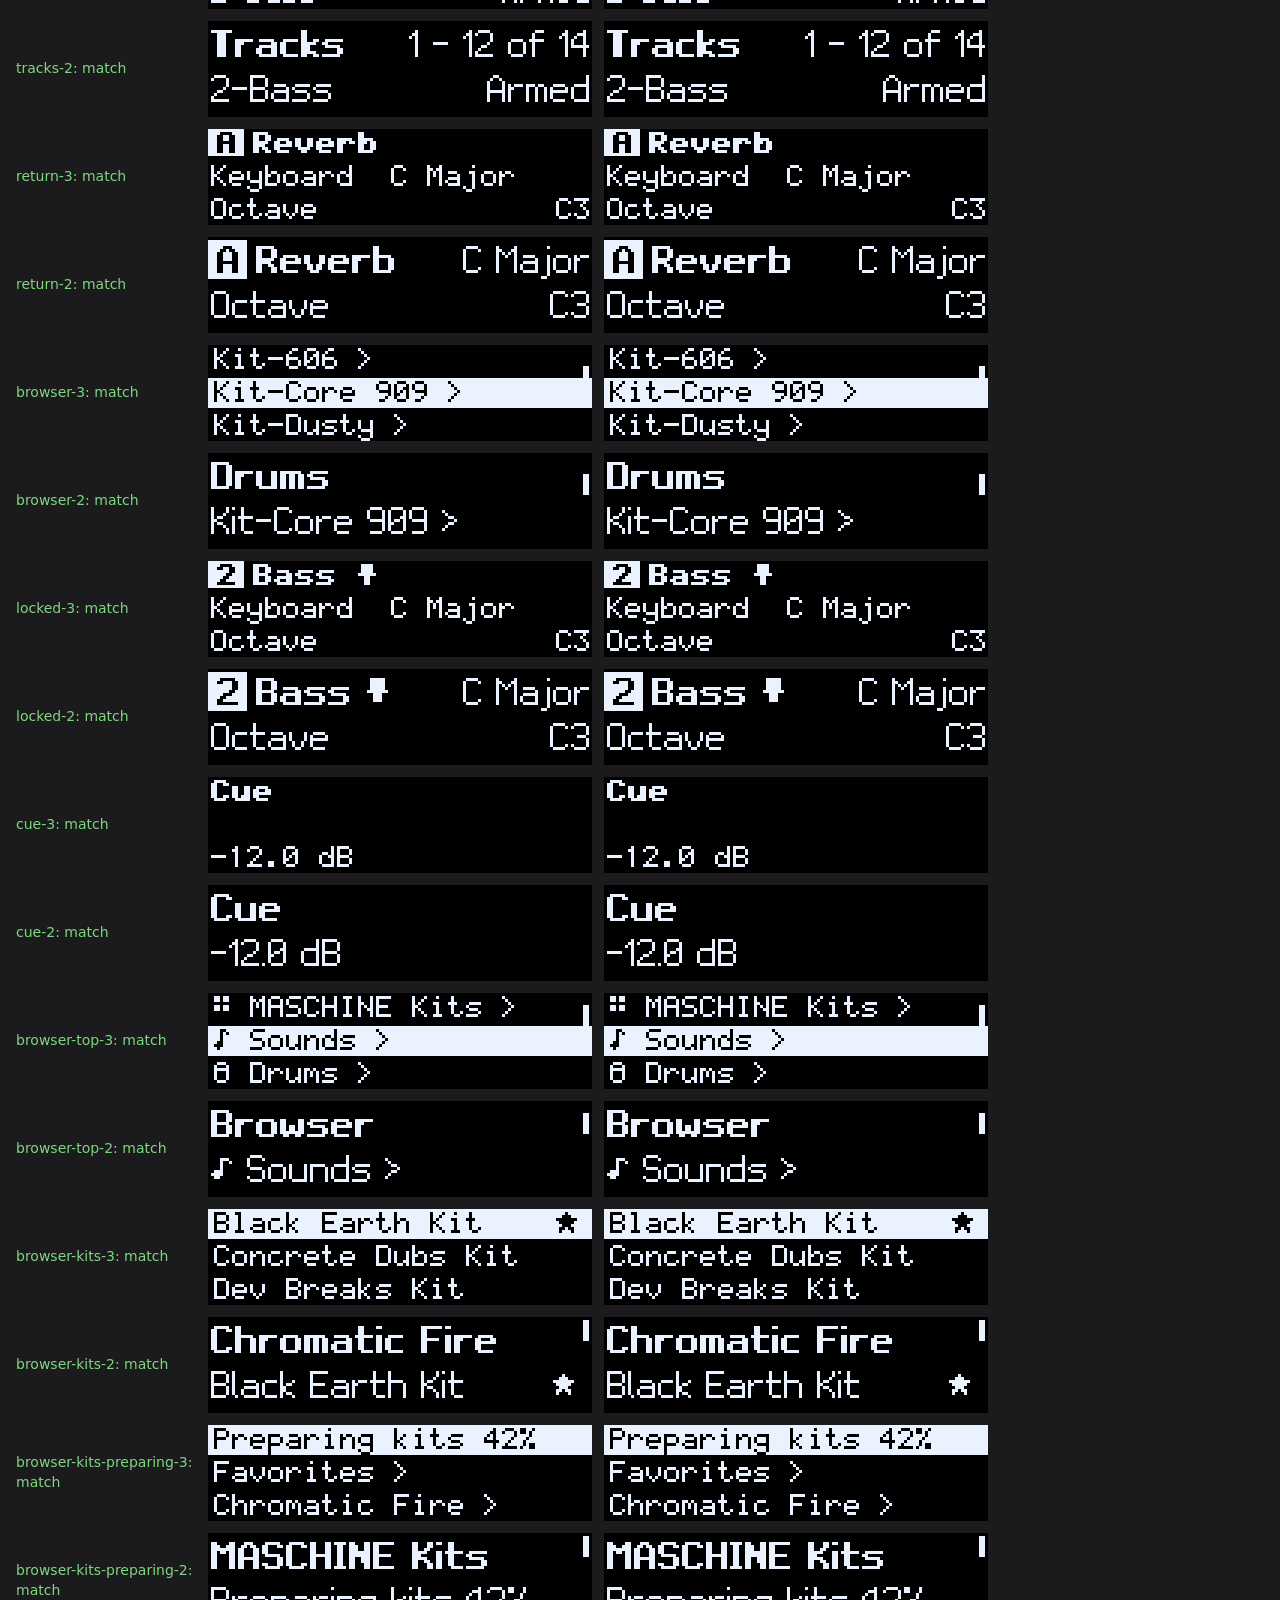
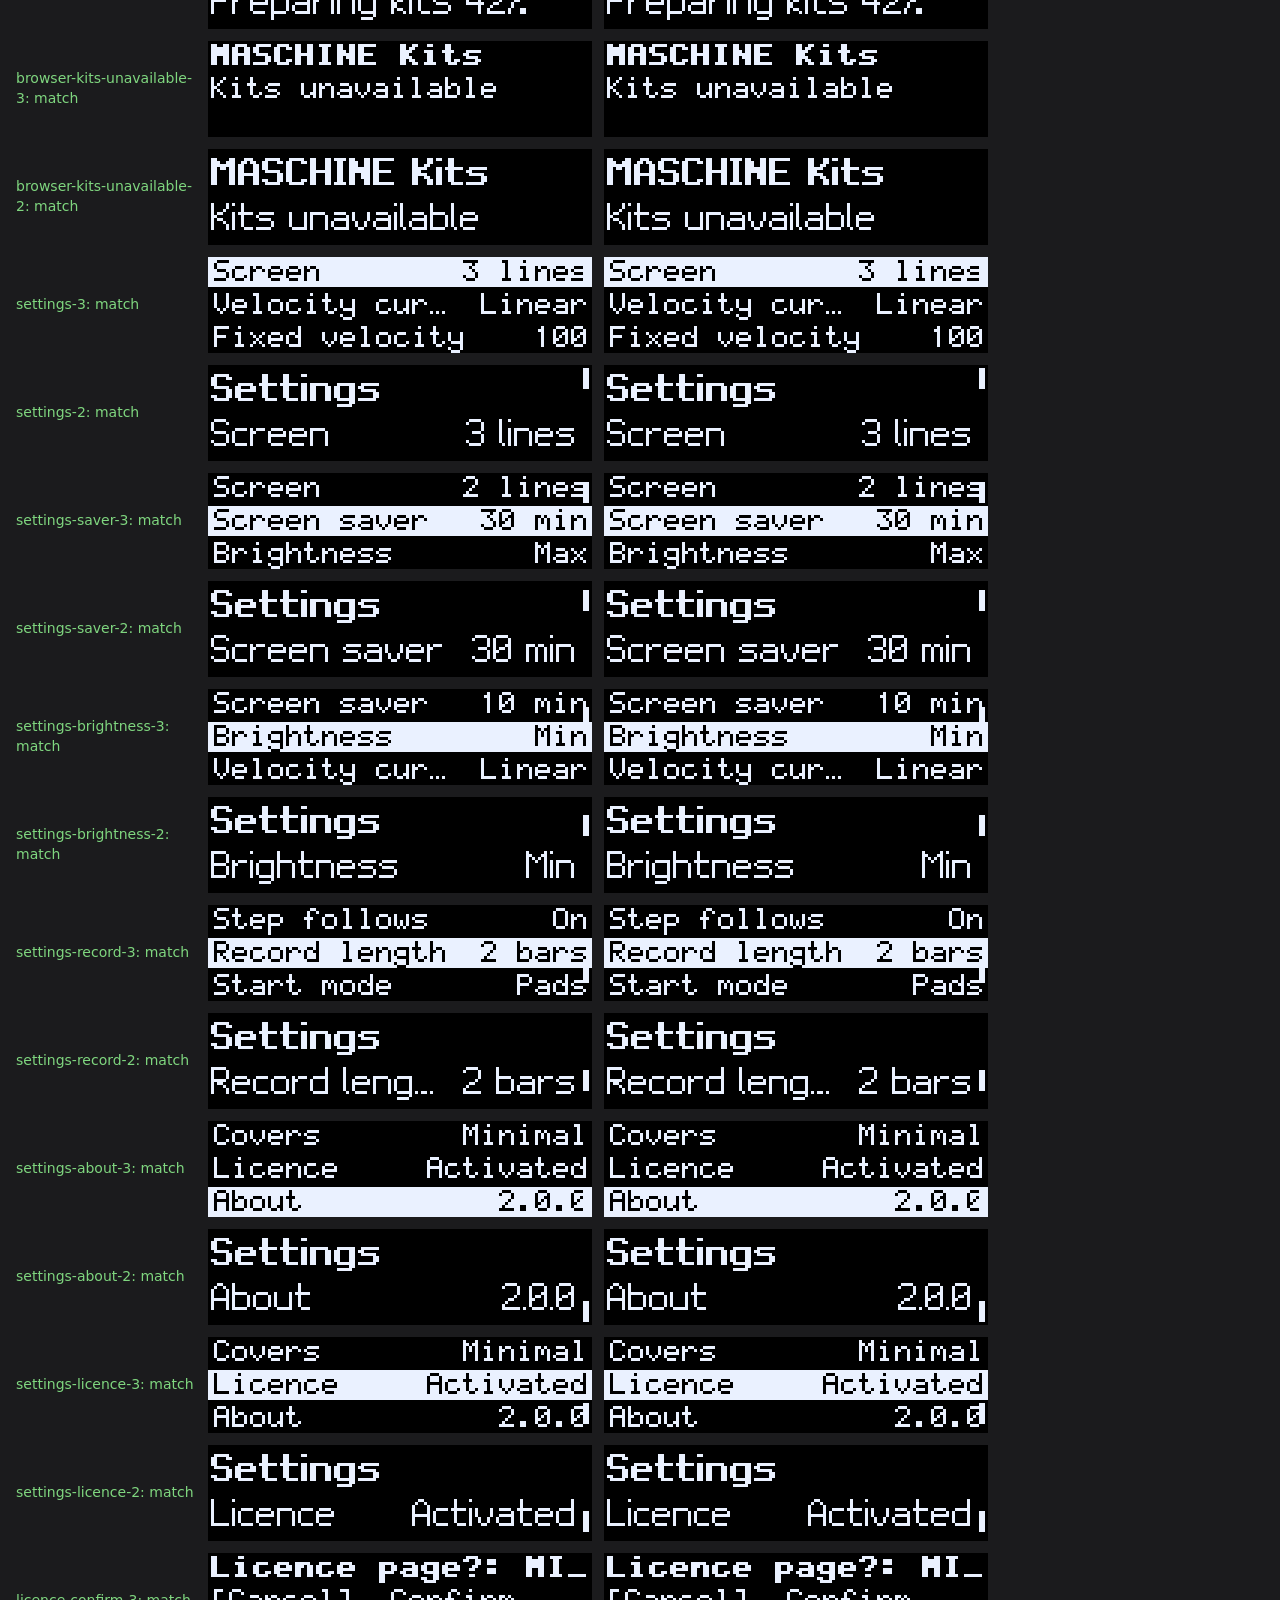
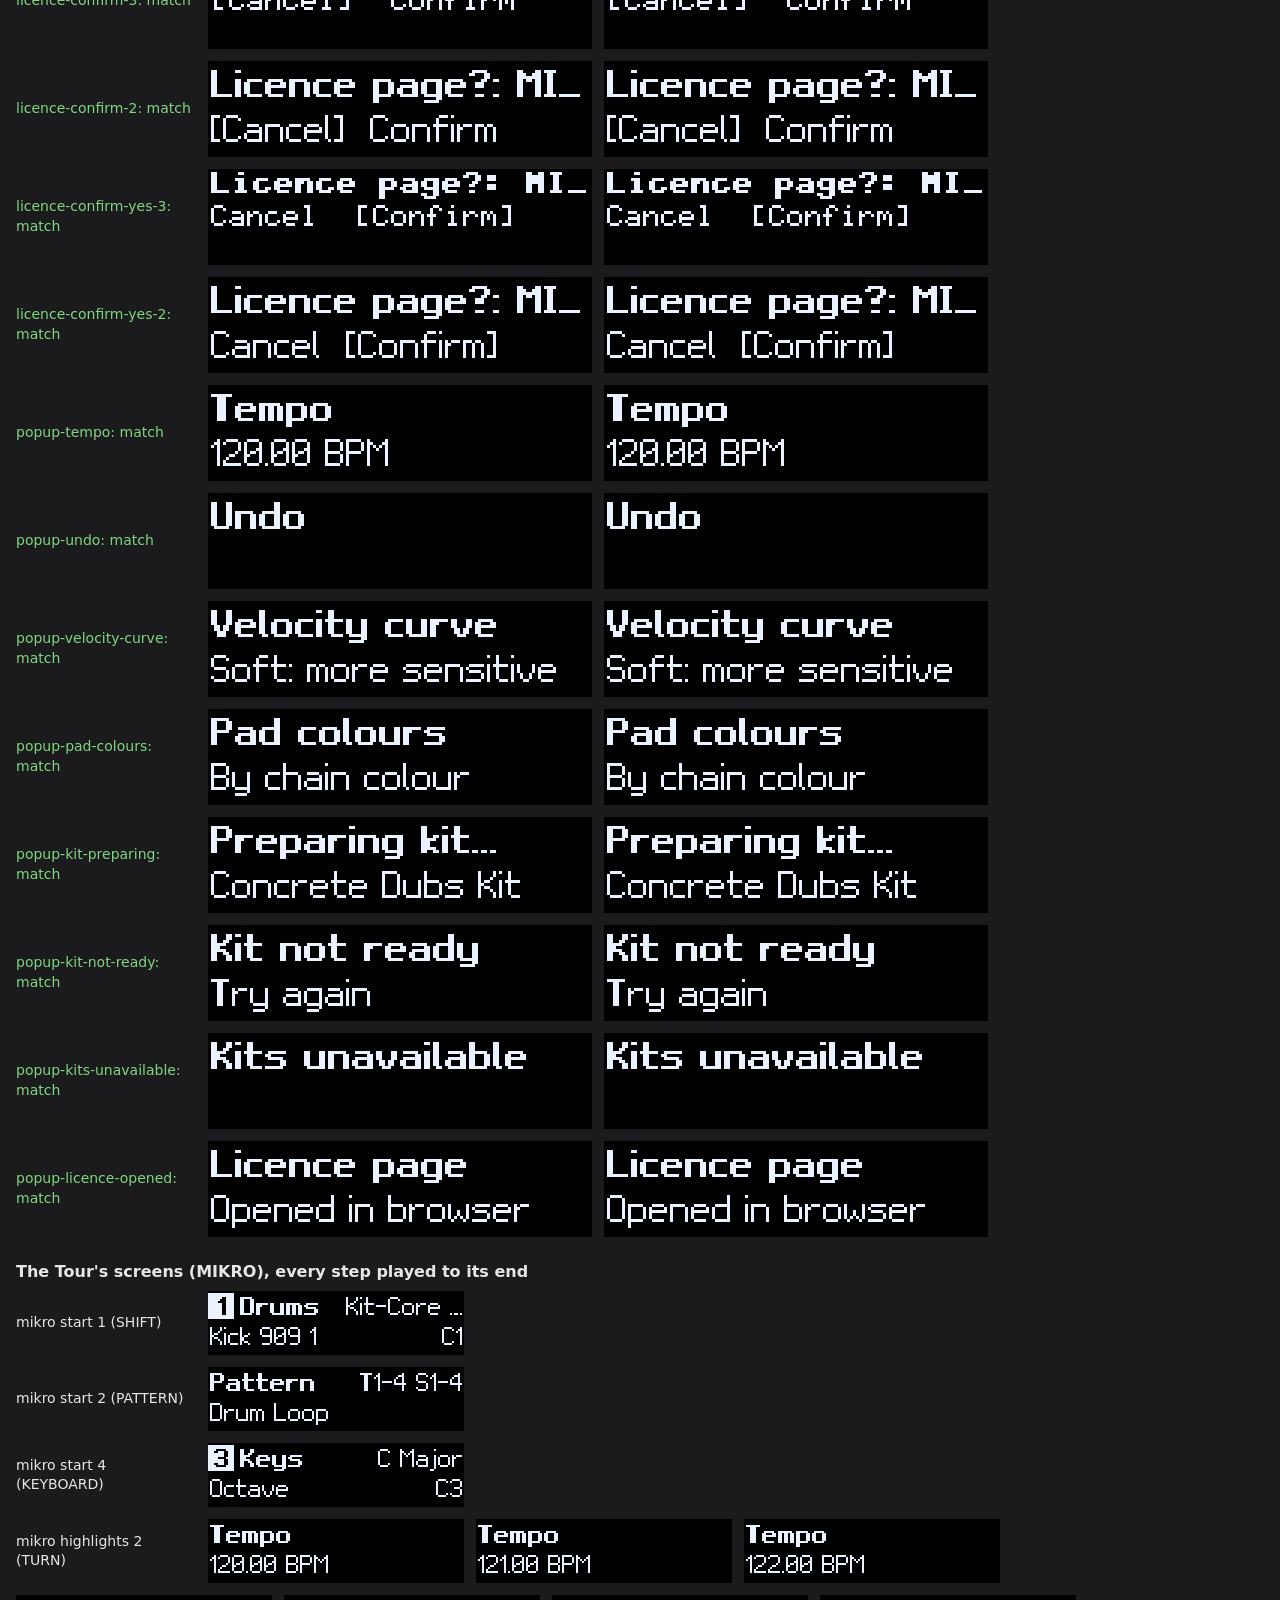
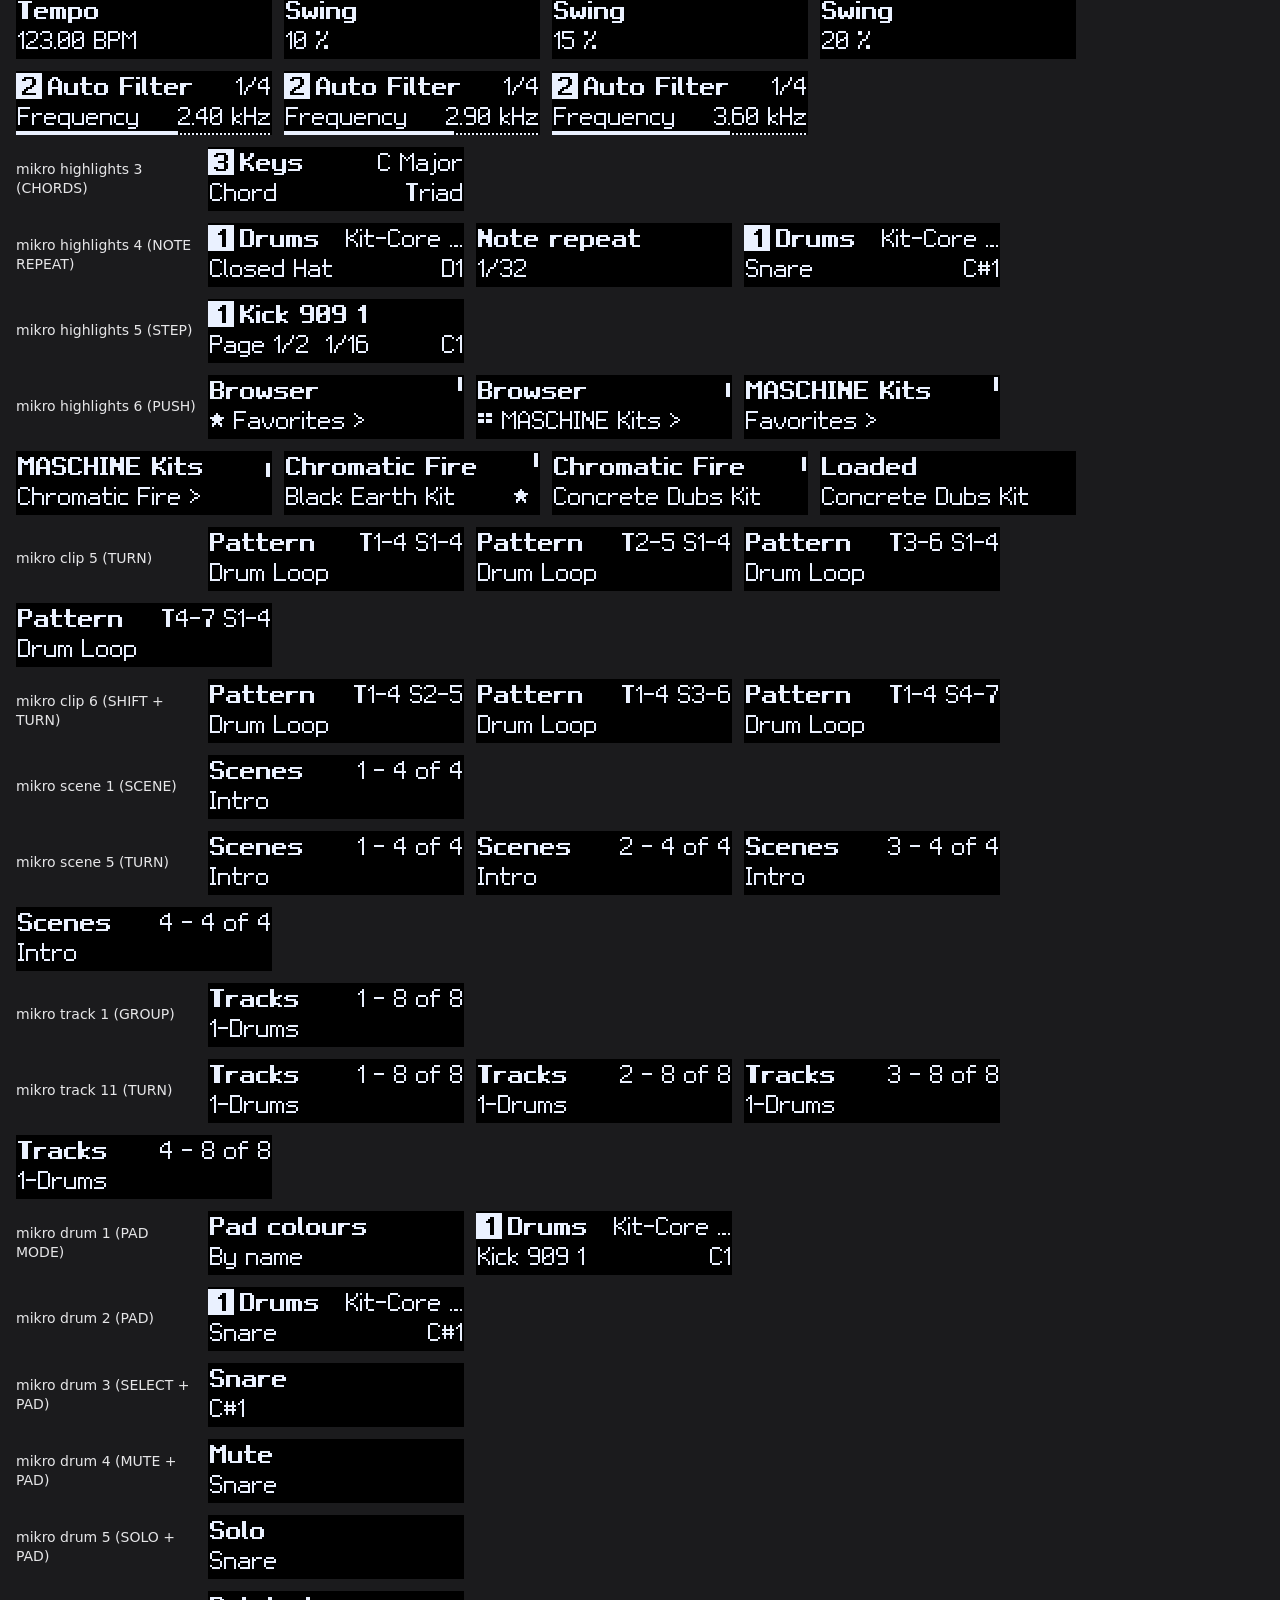
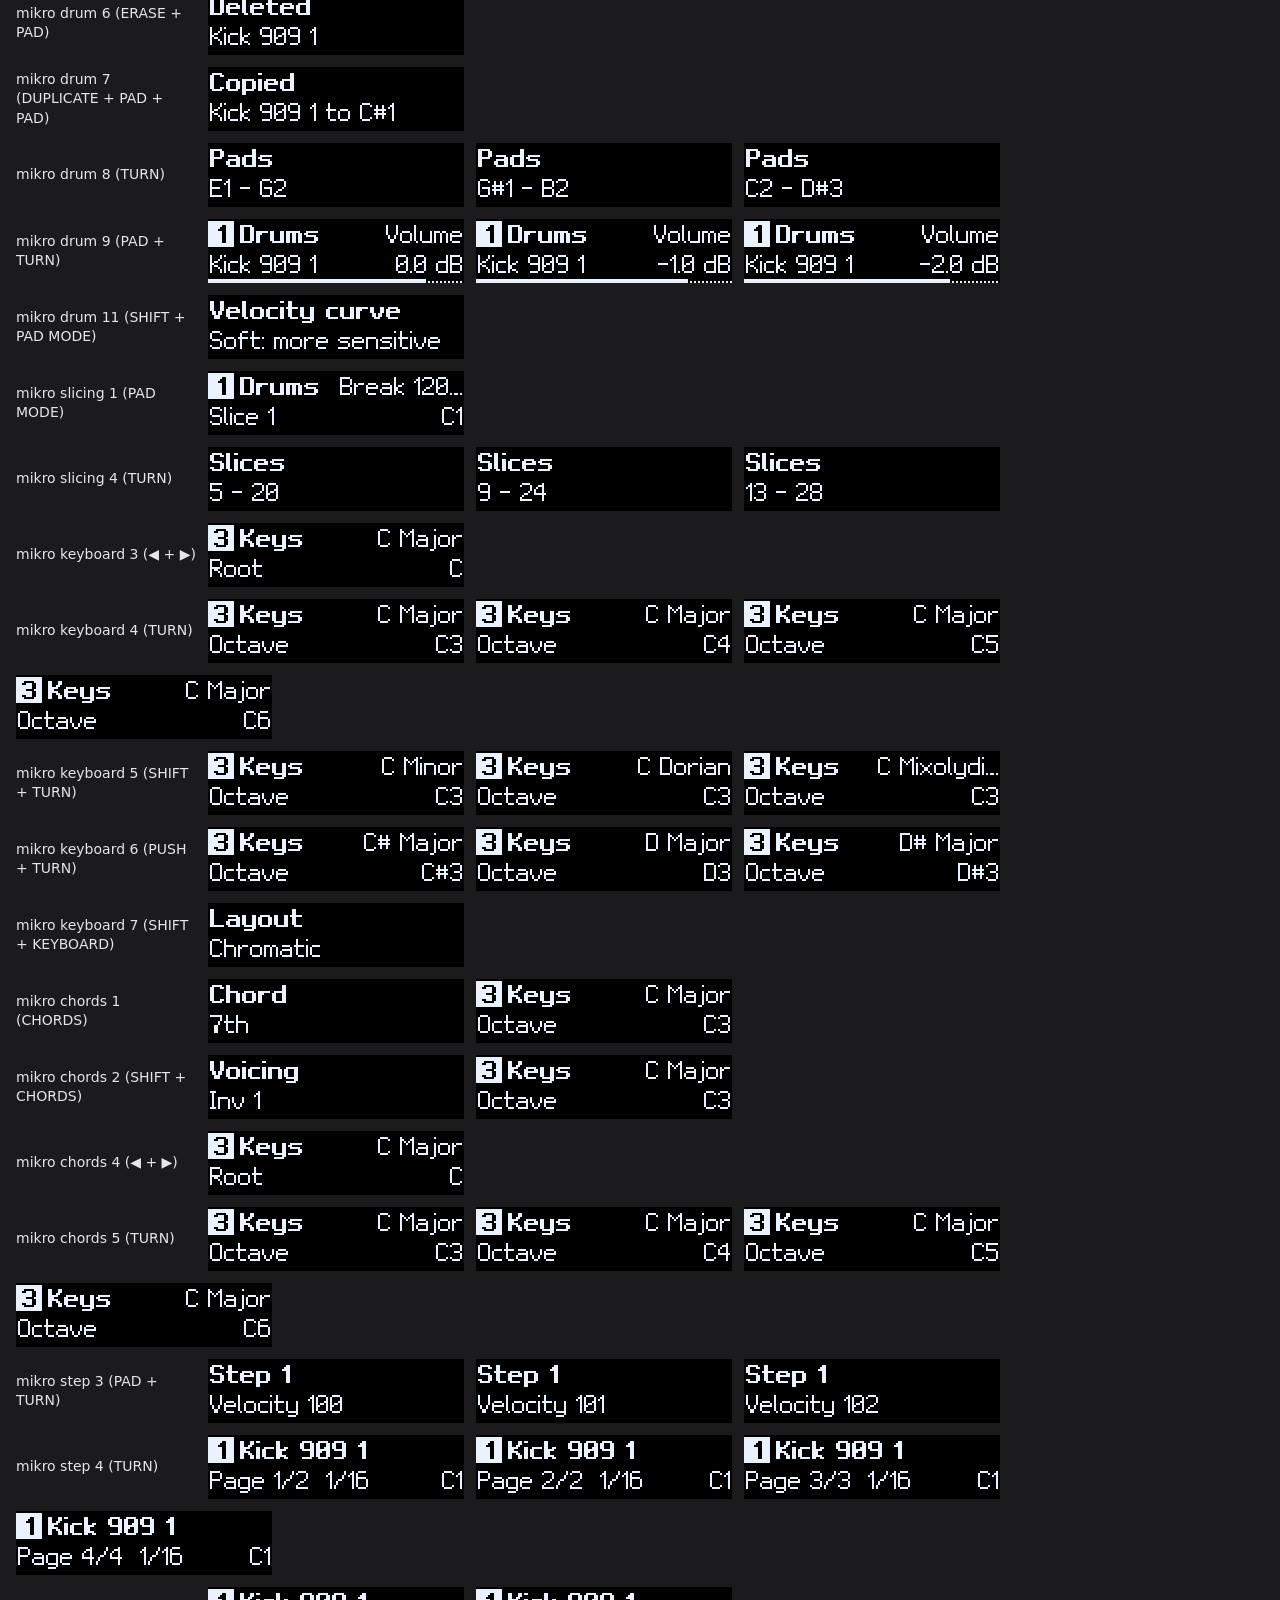
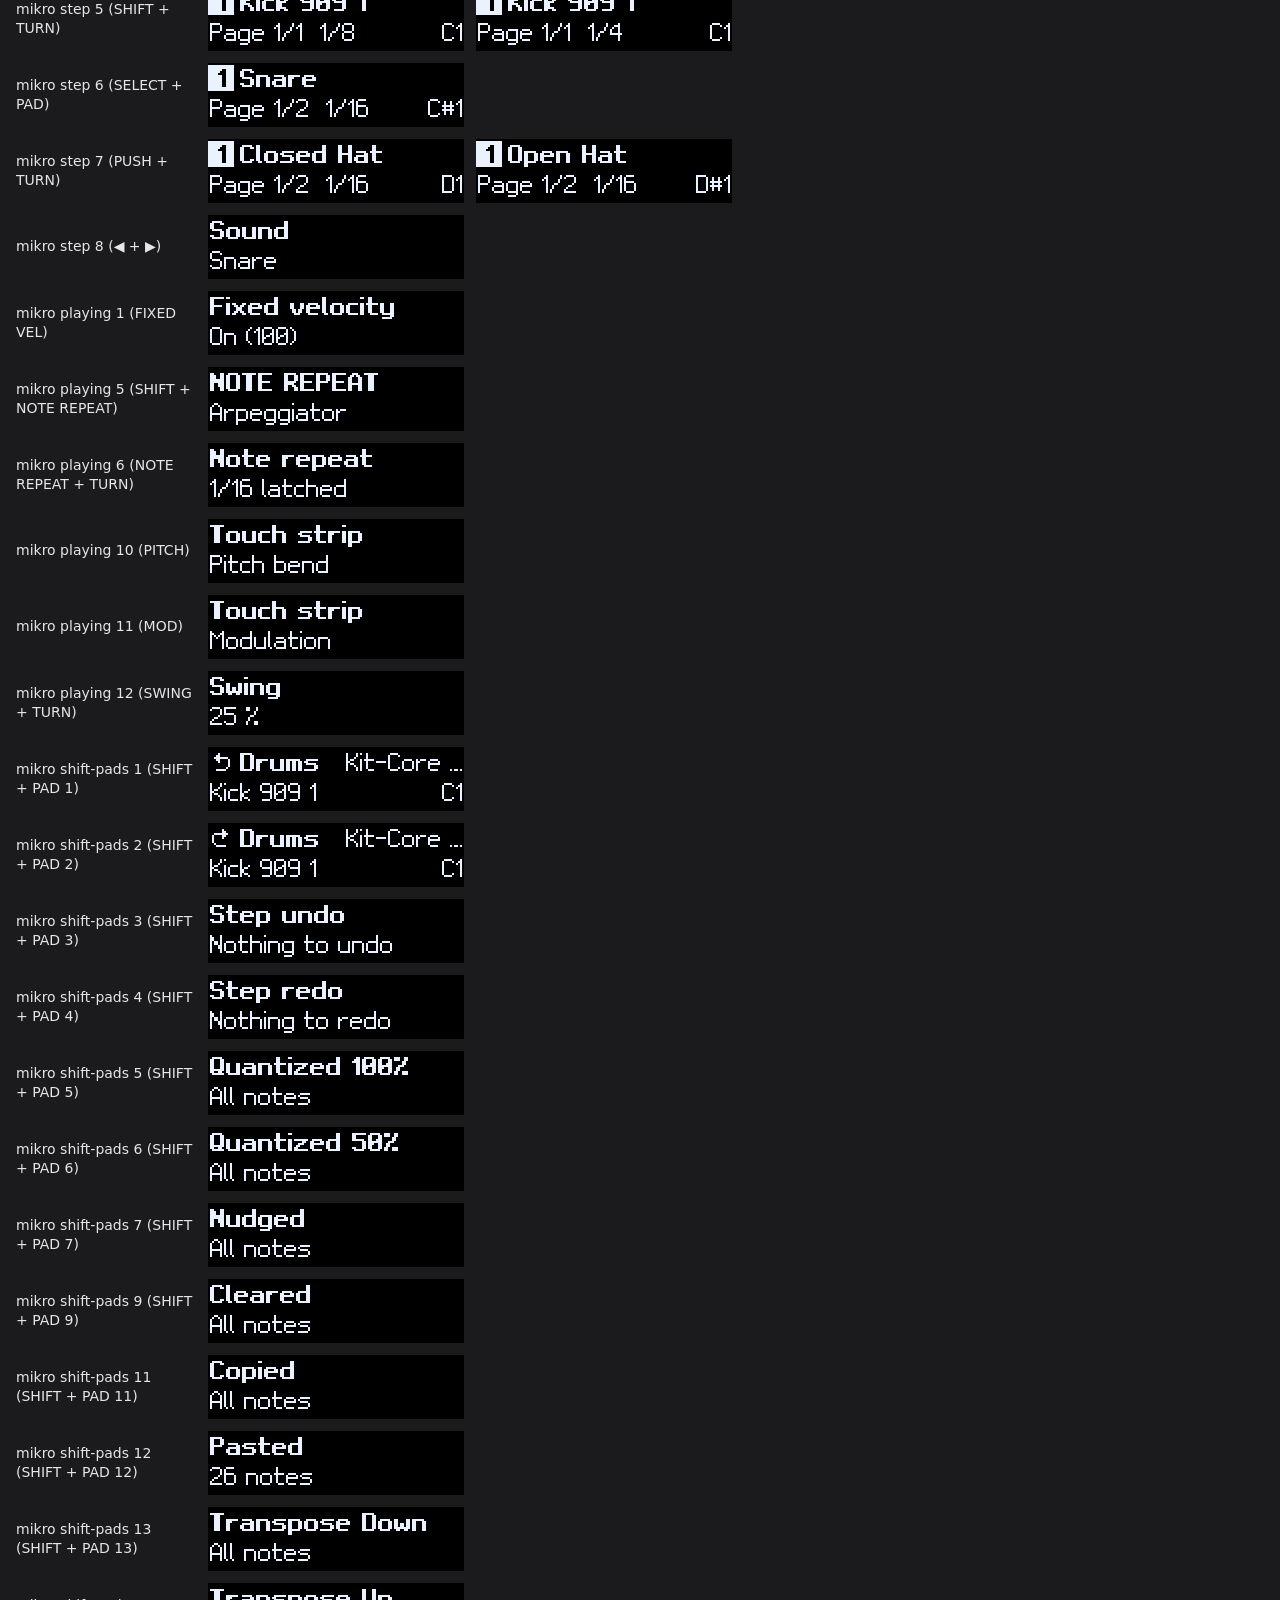
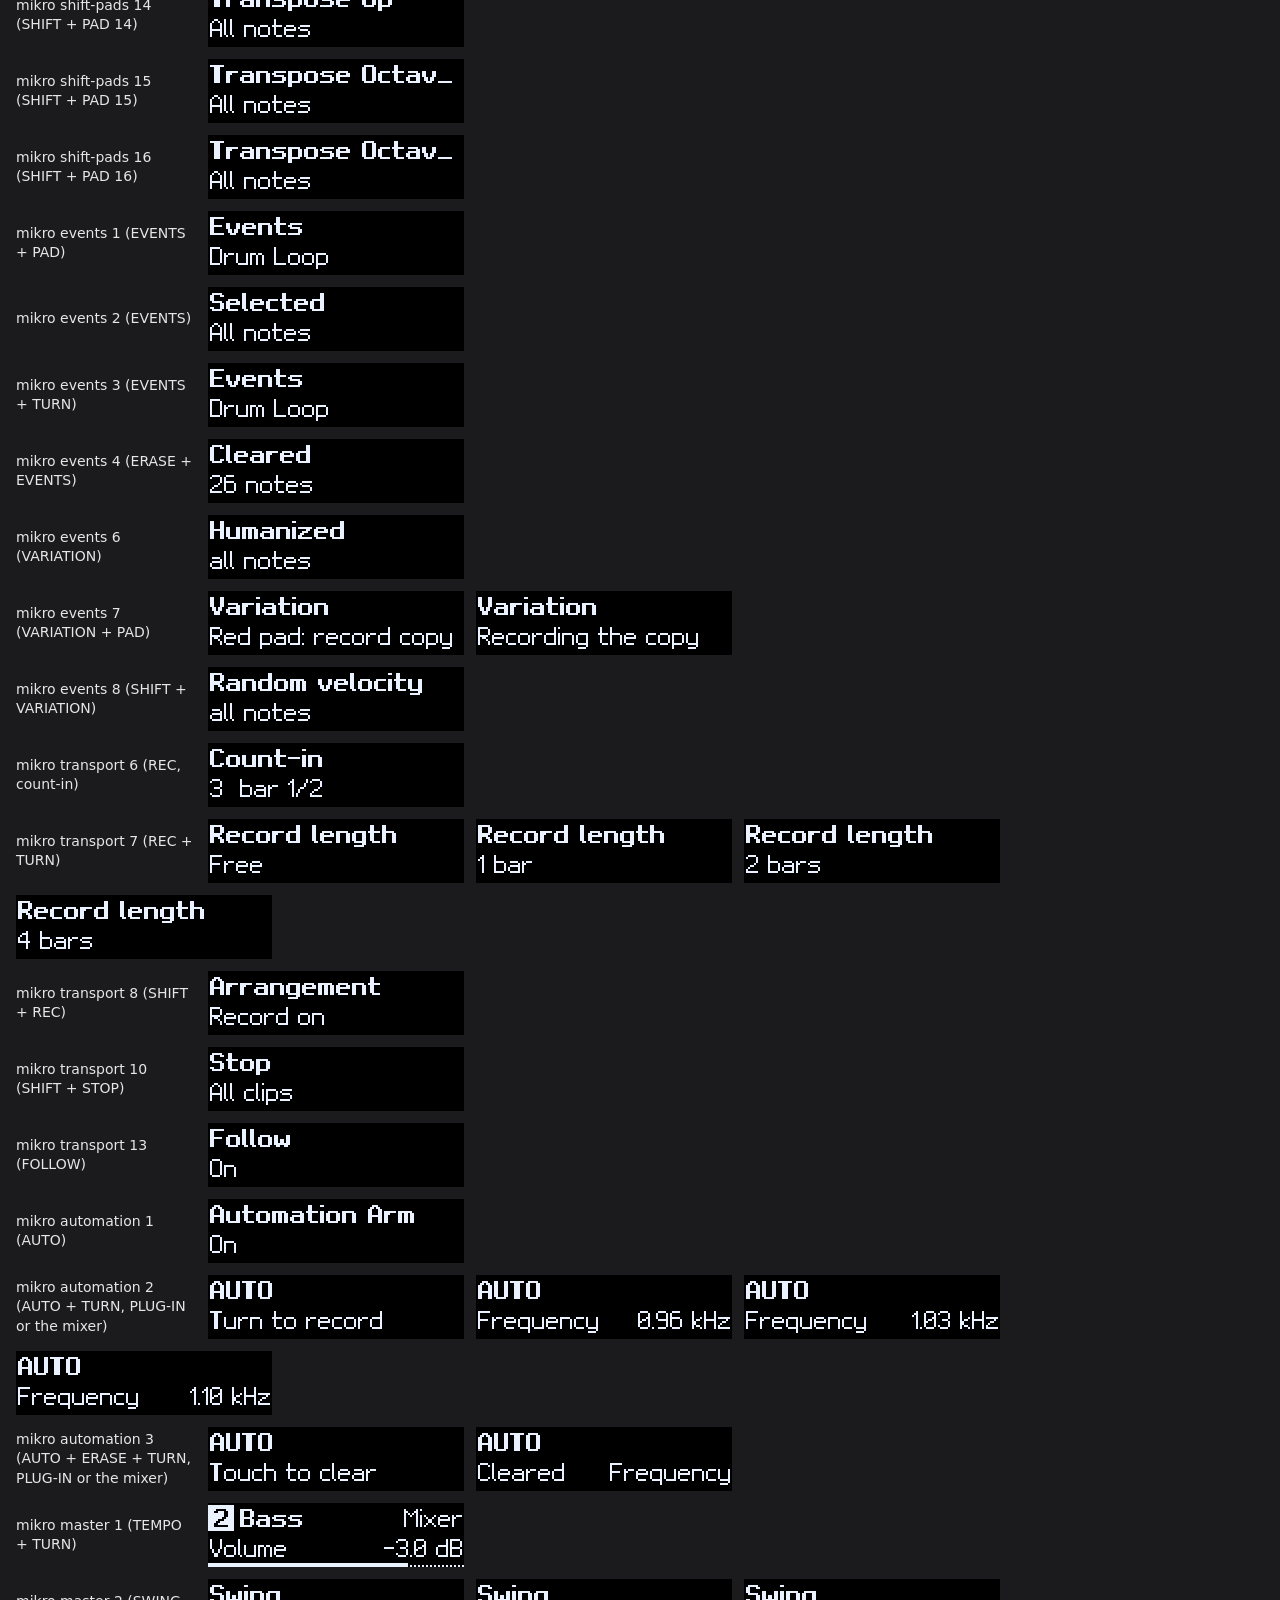
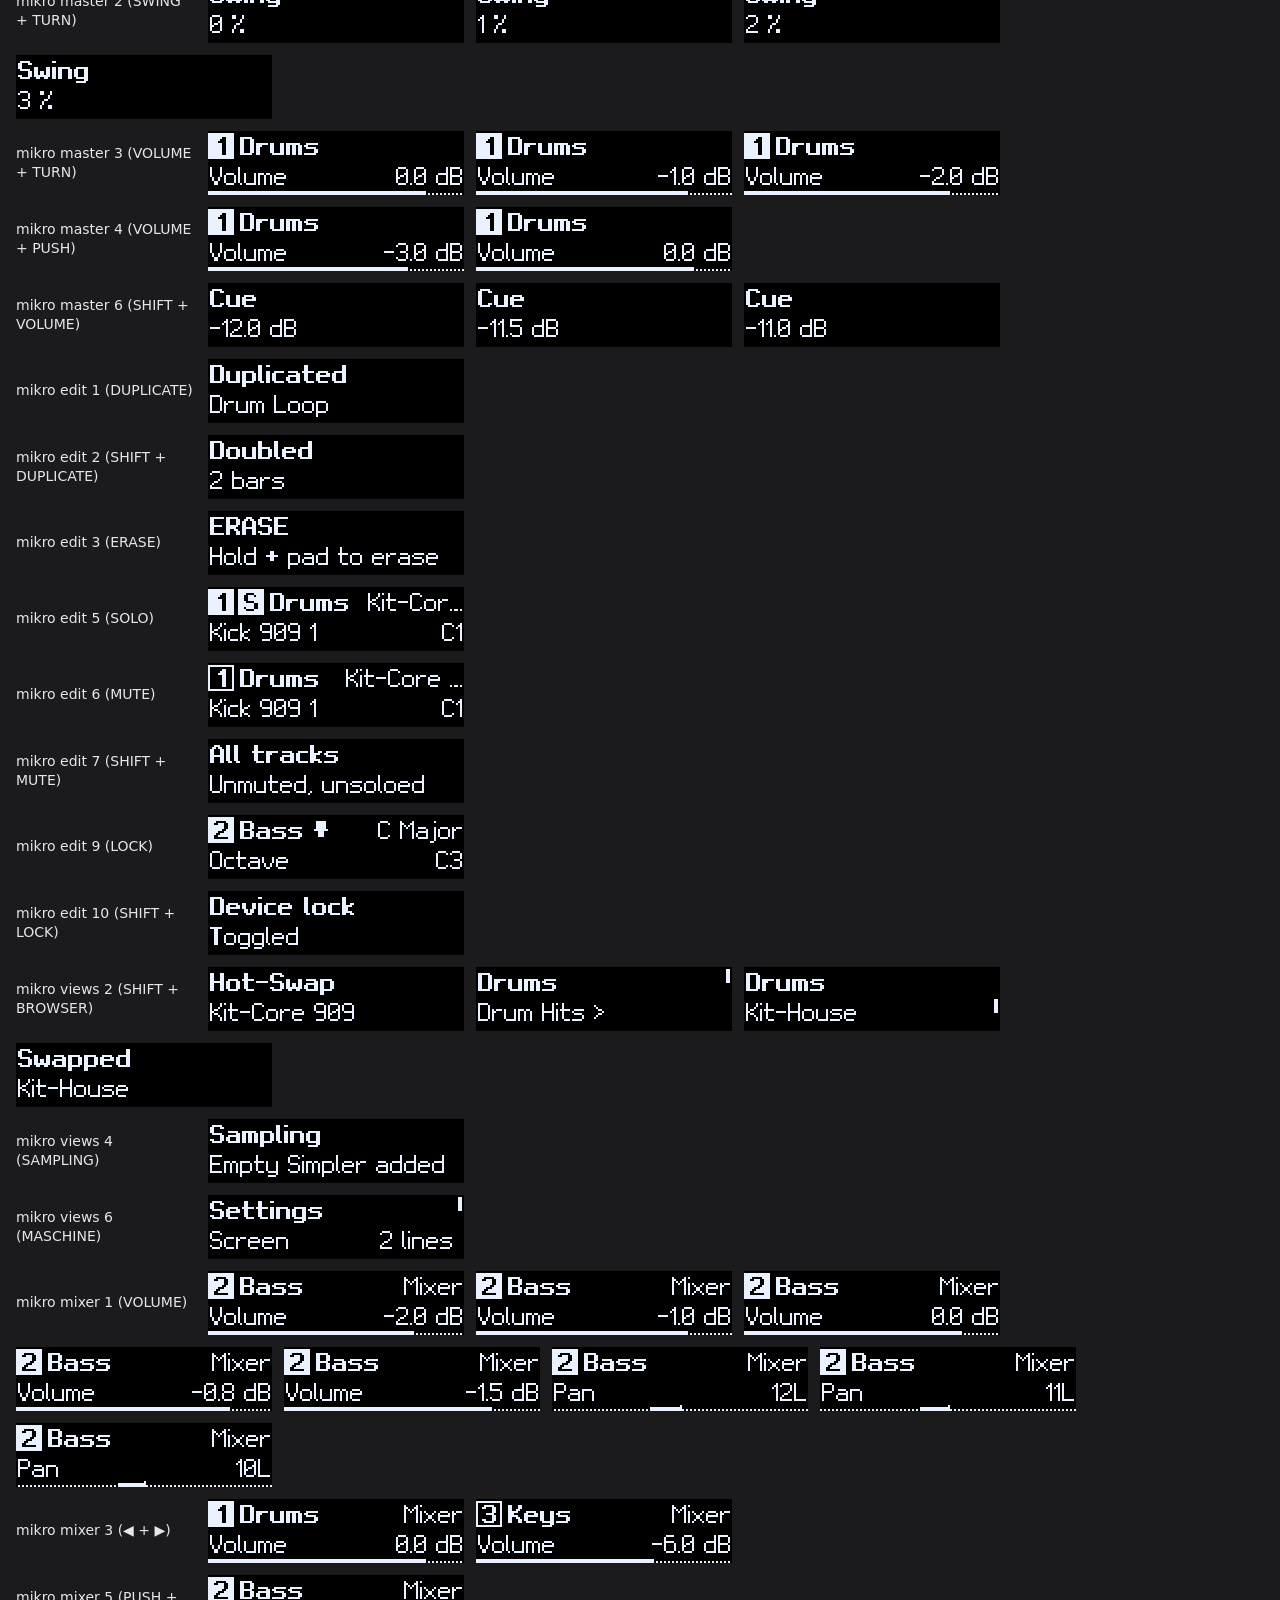
<file: check-screens.html>
<!doctype html>
<html lang="en">
<head>
  <meta charset="utf-8">
  <meta name="viewport" content="width=device-width, initial-scale=1">
  <meta name="robots" content="noindex">
  <title>Screen check</title>
  <!-- Not part of the site: renders every reference screen of data/screens.json with
       js/screen-render.js and compares it with the controller's own pixels. Then it plays every
       step of every Tour card (both controllers) to its end and checks each MIKRO screen the
       card shows: it draws, and the fonts have every character in it. The result is in the
       title ("screens: N/N match; tour: S steps, K screens ok", N from data/screens.json) and in
       #result, e.g. for a headless browser's --dump-dom. -->
  <style>
    body { margin: 16px; background: #1b1b1d; color: #e6e6e8; font: 14px/1.4 system-ui, sans-serif; }
    h1 { font-size: 18px; margin: 0 0 12px; }
    h2 { font-size: 16px; margin: 24px 0 8px; }
    #result { font-weight: 700; margin: 0 0 16px; }
    .ok { color: #7fd67f; } .bad { color: #ff6b6b; }
    .row { display: flex; flex-wrap: wrap; gap: 12px; align-items: center; margin: 0 0 12px; }
    .name { width: 180px; }
    canvas { image-rendering: pixelated; width: 384px; height: 96px; background: #000; }
    .tour-row canvas { width: 256px; height: 64px; }
  </style>
</head>
<body>
  <h1>MIKRO screens: the manual's renderer against the controller's</h1>
  <p id="result">running…</p>
  <div id="list"></div>
  <h2>The Tour's screens (MIKRO), every step played to its end</h2>
  <div id="tour-list"></div>
  <script src="js/screen-render.js"></script>
  <script src="js/detent-screens.js"></script>
  <script src="js/step-screens.js"></script>
  <script src="js/layouts.js"></script>
  <script src="js/site.js"></script>
  <script src="js/manual.js"></script>
  <script src="js/highlight-shows.js"></script>
  <script src="js/highlights.js"></script>
  <script>
    (function () {
      'use strict';
      function canvas(rows, diff) {
        var c = document.createElement('canvas');
        c.width = 128; c.height = 32;
        var ctx = c.getContext('2d'), img = ctx.createImageData(128, 32);
        for (var y = 0; y < 32; y++) {
          for (var x = 0; x < 128; x++) {
            var i = (y * 128 + x) * 4, on = rows[y].charAt(x) === '1';
            var wrong = diff && diff[y].charAt(x) !== on;
            img.data[i] = wrong ? 255 : on ? 234 : 0;
            img.data[i + 1] = wrong ? 40 : on ? 241 : 0;
            img.data[i + 2] = wrong ? 40 : on ? 255 : 0;
            img.data[i + 3] = 255;
          }
        }
        ctx.putImageData(img, 0, 0);
        return c;
      }
      function report(text, ok) {
        var result = document.getElementById('result');
        result.textContent = text;
        result.className = ok ? 'ok' : 'bad';
        document.title = text;
      }

      // The reference screens against the controller's pixels.
      function references(data) {
        var list = document.getElementById('list'), passed = 0, failed = [];
        data.samples.forEach(function (sample) {
          var mine = MM.screen.rows(MM.screen.render(sample.popup !== undefined ? { popup: sample.popup } : sample.fields, sample.lines));
          var wrong = 0;
          for (var y = 0; y < 32; y++) {
            for (var x = 0; x < 128; x++) if (mine[y].charAt(x) !== sample.pixels[y].charAt(x)) wrong++;
          }
          if (wrong) failed.push(sample.name + ' (' + wrong + ' px)');
          else passed++;
          var row = document.createElement('div');
          row.className = 'row';
          var name = document.createElement('span');
          name.className = 'name ' + (wrong ? 'bad' : 'ok');
          name.textContent = sample.name + (wrong ? ': ' + wrong + ' px differ' : ': match');
          row.appendChild(name);
          row.appendChild(canvas(sample.pixels));
          row.appendChild(canvas(mine, wrong ? sample.pixels.map(function (line) {
            return { charAt: function (x) { return line.charAt(x) === '1'; } };
          }) : null));
          list.appendChild(row);
        });
        return { passed: passed, total: data.samples.length, failed: failed };
      }

      // The texts of a MIKRO screen state.
      function texts(state) {
        var out = [];
        ['TITLE', 'SUBTITLE', 'MIKRO_LINE3', 'MIKRO_LINE3_VALUE', 'MIKRO_CORNER', 'popup', 'badge'].forEach(function (key) {
          if (state[key] !== undefined && state[key] !== null) out.push(String(state[key]));
        });
        (state.LIST_ITEM || []).forEach(function (row) { out.push(String(row)); });
        if (state.two) out = out.concat(texts(state.two));
        return out;
      }

      // Every Tour step played to its end with a recording controller: each MIKRO screen must
      // draw, with every character in the fonts (a missing one would show as '?').
      function tour(features, fonts) {
        var steps = 0, screens = 0, problems = [], seen = {};
        var list = document.getElementById('tour-list');
        function forDevice(entry, device) { return !entry.devices || entry.devices.indexOf(device) >= 0; }
        ['mikro', 'mk3'].forEach(function (device) {
          var spec = LAYOUTS[device];
          features.sections.filter(function (s) { return forDevice(s, device); }).forEach(function (section) {
            section.items.filter(function (i) { return forDevice(i, device); }).forEach(function (item, index) {
              var step = { combo: item.combo, does: item.does, context: item.context || null, values: item.values || null, section: section };
              var where = device + ' ' + section.id + ' ' + (index + 1) + ' (' + item.combo.join(' + ') + (item.context ? ', ' + item.context : '') + ')';
              var shown = [];
              function record(lines) { if (lines) shown.push(lines); }
              var api = {
                device: device, layout: spec, calm: false,
                blank: function () { var out = []; for (var i = 0; i < 16; i++) out.push(null); return out; },
                lit: function (color, level, drum) { return { color: color, level: level, drum: drum || null }; },
                demo: function (token) { var demo = (spec.padDemos || {})[token]; return demo ? demo.slice() : api.blank(); },
                pads: function () {}, light: function () {}, turn: function () {}, strip: function () {}, outline: function () {},
                screen: function (oled, lcd) { record(device === 'mikro' ? oled : lcd || oled); },
                screenOf: function (token) { record((spec.screens || {})[token] || spec.screen); },
                show: function (lines) { record(lines || spec.screen); }
              };
              steps++;
              try {
                var show = MM.tourShow(step, device);
                var ticks = Math.ceil((show.duration || 6500) / (show.every || 500));
                for (var n = 0; n <= ticks; n++) show.tick(n, api);
              } catch (e) {
                problems.push(where + ': ' + e);
                return;
              }
              if (!shown.length) problems.push(where + ': no screen');
              if (device !== 'mikro') return;
              var row = null;
              shown.forEach(function (state) {
                var key = JSON.stringify(state);
                if (seen[key]) return;
                seen[key] = true;
                screens++;
                texts(state).join('').replace(/[\t\n]/g, '').split('').forEach(function (ch) {
                  if (!fonts.small.glyphs[ch] && !fonts.large.glyphs[ch] && !fonts.small.glyphs[ch.toUpperCase()]) {
                    problems.push(where + ': no glyph for ' + JSON.stringify(ch));
                  }
                });
                try {
                  var rows = MM.screen.rows(MM.screen.render(state));
                  if (!row) {
                    row = document.createElement('div');
                    row.className = 'row tour-row';
                    var name = document.createElement('span');
                    name.className = 'name';
                    name.textContent = where;
                    row.appendChild(name);
                    list.appendChild(row);
                  }
                  row.appendChild(canvas(rows));
                } catch (e) {
                  problems.push(where + ': ' + e);
                }
              });
            });
          });
        });
        return { steps: steps, screens: screens, problems: problems };
      }

      Promise.all([
        fetch('data/screens.json').then(function (r) { return r.json(); }),
        fetch('data/features.json').then(function (r) { return r.json(); })
      ]).then(function (all) {
        var data = all[0], features = all[1];
        MM.screen.init(data);
        var ref = references(data), walk = tour(features, data.fonts);
        var ok = ref.passed === ref.total && !walk.problems.length;
        report('screens: ' + ref.passed + '/' + ref.total + ' match' + (ref.failed.length ? '; differ: ' + ref.failed.join(', ') : '') +
          '; tour: ' + walk.steps + ' steps, ' + walk.screens + ' screens ' + (walk.problems.length ? 'with problems: ' + walk.problems.join('; ') : 'ok'), ok);
      }).catch(function (e) { report('screens: error ' + e, false); });
    })();
  </script>
</body>
</html>
</file>
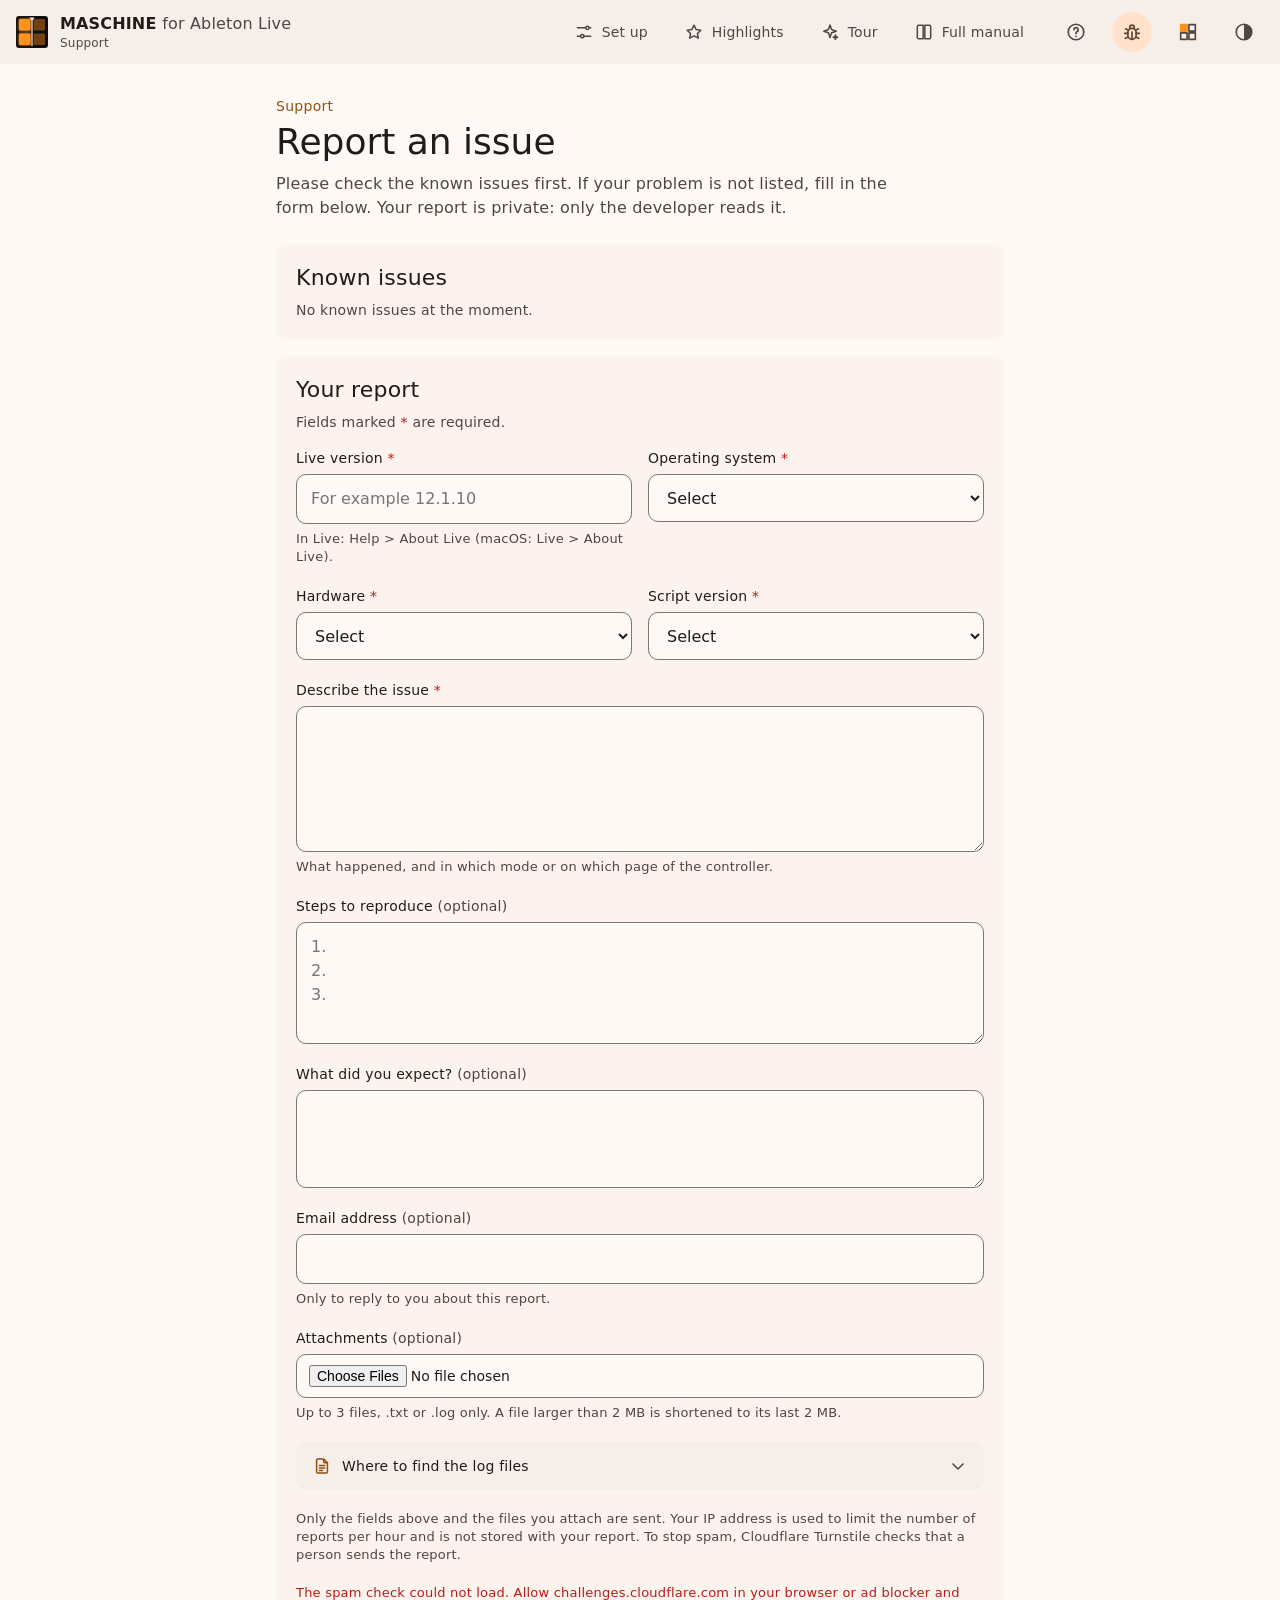
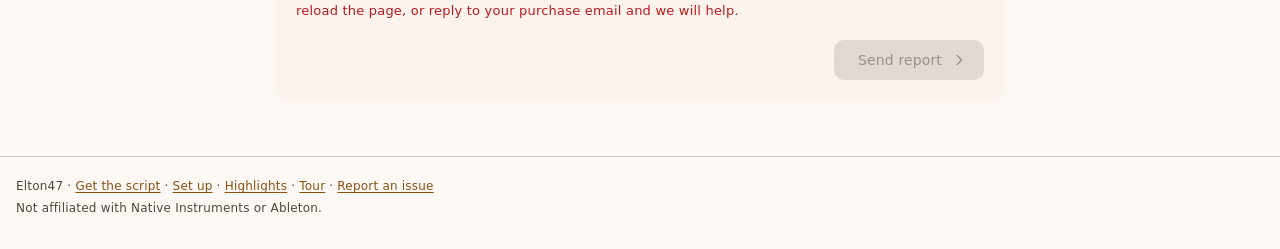
<file: report.html>
<!doctype html>
<html lang="en">
<head>
  <meta charset="utf-8">
  <meta name="viewport" content="width=device-width, initial-scale=1">
  <!-- This site's own scripts, and Cloudflare Turnstile (the spam check, its script and its frame from
       challenges.cloudflare.com, js/report.js). The report is sent to the report service (REPORT_URL in
       js/report.js) and nowhere else. Styles: the day colour is a style element (js/day-colour.js).
       Referrer: the origin only, never the page's address (Turnstile's frame checks which site it runs on). -->
  <meta http-equiv="Content-Security-Policy" content="default-src 'none'; script-src 'self' https://challenges.cloudflare.com; frame-src https://challenges.cloudflare.com; style-src 'self' 'unsafe-inline' https://fonts.googleapis.com; font-src https://fonts.gstatic.com; img-src 'self' data:; connect-src 'self' https://*.workers.dev; form-action 'none'; base-uri 'none'">
  <meta name="referrer" content="strict-origin">
  <title>Report an issue: MASCHINE for Ableton Live</title>
  <meta name="description" content="Report a problem with MASCHINE for Ableton Live, and see the known issues.">
  <meta name="color-scheme" content="light dark">
  <meta name="theme-color" content="#fff8f6" media="(prefers-color-scheme: light)">
  <meta name="theme-color" content="#171211" media="(prefers-color-scheme: dark)">
  <link rel="icon" href="data:image/svg+xml,%3Csvg xmlns='http://www.w3.org/2000/svg' viewBox='0 0 32 32'%3E%3Crect width='32' height='32' rx='3' fill='%230f0f10'/%3E%3Crect x='3' y='3' width='11.5' height='11.5' rx='1' fill='%23d24dff'/%3E%3Crect x='17.5' y='3' width='11.5' height='11.5' rx='1' fill='%23a4333d'/%3E%3Crect x='3' y='17.5' width='11.5' height='11.5' rx='1' fill='%23ff692d'/%3E%3Crect x='17.5' y='17.5' width='11.5' height='11.5' rx='1' fill='%23a49025'/%3E%3Cpath d='M13.4 1.4H18.6L16.6 4.4V30H15.4V4.4Z' fill='%23f4ece9' stroke='%230f0f10' stroke-width='.5' paint-order='stroke' stroke-linejoin='round'/%3E%3C/svg%3E">
  <link rel="preconnect" href="https://fonts.googleapis.com">
  <link rel="preconnect" href="https://fonts.gstatic.com" crossorigin>
  <link rel="stylesheet" href="https://fonts.googleapis.com/css2?family=Roboto+Flex:opsz,wght@8..144,400..700&display=swap">
  <link rel="stylesheet" href="css/styles.css">
  <link rel="stylesheet" href="css/report.css">
  <!-- the day's colour, after the styles so it wins; then the remembered theme, before the first paint -->
  <script src="js/day-colour.js"></script>
  <script src="js/activate-theme.js"></script>
</head>
<body>
  <a class="skip-link" href="#main">Skip to content</a>

  <header class="top-app-bar">
    <div class="top-app-bar-inner">
      <a class="brand" href="./#manual" aria-label="MASCHINE for Ableton Live: manual">
        <svg class="logo" viewBox="0 0 32 32" aria-hidden="true"><defs><filter id="logo-glow" x="-50%" y="-50%" width="200%" height="200%"><feGaussianBlur stdDeviation="1.4" result="b"/><feMerge><feMergeNode in="b"/><feMergeNode in="SourceGraphic"/></feMerge></filter></defs><rect width="32" height="32" rx="3" fill="#0f0f10"/><rect x="3" y="3" width="11.5" height="11.5" rx="1" fill="#d24dff" style="fill: var(--day-pad, #d24dff)" filter="url(#logo-glow)"/><rect x="17.5" y="3" width="11.5" height="11.5" rx="1" fill="#a4333d" style="fill: var(--day-pad-dim, #a4333d)"/><rect x="3" y="17.5" width="11.5" height="11.5" rx="1" fill="#ff692d" style="fill: var(--day-pad, #ff692d)" filter="url(#logo-glow)"/><rect x="17.5" y="17.5" width="11.5" height="11.5" rx="1" fill="#a49025" style="fill: var(--day-pad-dim, #a49025)"/><path d="M13.4 1.4H18.6L16.6 4.4V30H15.4V4.4Z" fill="#f4ece9" stroke="#0f0f10" stroke-width=".5" paint-order="stroke" stroke-linejoin="round"/></svg>
        <span class="brand-text">
          <span class="brand-title">MASCHINE <span class="brand-for">for Ableton Live</span></span>
          <span class="brand-sub">Support</span>
        </span>
      </a>
      <nav class="nav-tabs" aria-label="Sections">
        <a href="./#setup" class="nav-tab"><svg class="icon" aria-hidden="true"><use href="#i-setup"/></svg><span>Set up</span></a>
        <a href="./#highlights" class="nav-tab"><svg class="icon" aria-hidden="true"><use href="#i-star"/></svg><span>Highlights</span></a>
        <a href="./#tour" class="nav-tab"><svg class="icon" aria-hidden="true"><use href="#i-spark"/></svg><span>Tour</span></a>
        <a href="./#full" class="nav-tab"><svg class="icon" aria-hidden="true"><use href="#i-book"/></svg><span>Full manual</span></a>
      </nav>
      <a href="./#help" class="icon-button" title="Help and troubleshooting">
        <svg class="icon" aria-hidden="true"><use href="#i-help"/></svg>
        <span class="visually-hidden">Help and troubleshooting</span>
      </a>
      <a href="report.html" class="icon-button" aria-current="page" title="Report an issue">
        <svg class="icon" aria-hidden="true"><use href="#i-bug"/></svg>
        <span class="visually-hidden">Report an issue</span>
      </a>
      <div class="theme-menu accent-menu">
        <button type="button" id="accent-button" class="icon-button" aria-haspopup="dialog" aria-expanded="false" aria-controls="accent-list" title="Accent colour">
          <!-- the pads' corners: 3 % of their width, as the hardware pads in the drawings (PAD_ROUND) -->
          <svg class="icon accent-icon" viewBox="0 0 24 24" aria-hidden="true"><rect class="accent-icon-lit" x="4" y="4" width="7" height="7" rx=".21"/><rect x="13" y="4" width="7" height="7" rx=".21"/><rect x="4" y="13" width="7" height="7" rx=".21"/><rect x="13" y="13" width="7" height="7" rx=".21"/></svg>
          <span class="visually-hidden">Accent colour</span>
        </button>
        <div id="accent-list" class="menu accent-popover" role="dialog" aria-label="Accent colour" hidden>
          <div class="colour-choices" role="radiogroup" aria-label="Accent colour">
            <button type="button" role="radio" class="colour-auto" data-colour="auto">
              <span>Auto</span><span class="colour-auto-sub">A new colour every day</span>
            </button>
            <div class="colour-pads" id="colour-pads"></div>
          </div>
        </div>
      </div>
      <div class="theme-menu">
        <button type="button" id="theme-button" class="icon-button" aria-haspopup="menu" aria-expanded="false" aria-controls="theme-list" title="Theme">
          <svg class="icon" aria-hidden="true"><use id="theme-icon" href="#i-auto"/></svg>
          <span class="visually-hidden">Theme</span>
        </button>
        <div id="theme-list" class="menu" role="menu" aria-label="Theme" hidden>
          <button type="button" role="menuitemradio" data-theme-choice="system"><svg class="icon" aria-hidden="true"><use href="#i-auto"/></svg>System</button>
          <button type="button" role="menuitemradio" data-theme-choice="light"><svg class="icon" aria-hidden="true"><use href="#i-sun"/></svg>Light</button>
          <button type="button" role="menuitemradio" data-theme-choice="dark"><svg class="icon" aria-hidden="true"><use href="#i-moon"/></svg>Dark</button>
        </div>
      </div>
    </div>
  </header>

  <main id="main" tabindex="-1">
    <div class="report">
      <header class="setup-hero">
        <p class="eyebrow">Support</p>
        <h1 class="setup-title">Report an issue</h1>
        <p class="setup-intro">Please check the known issues first. If your problem is not listed, fill in the form below. Your report is private: only the developer reads it.</p>
      </header>

      <!-- Known issues: from data/known-issues.json (js/report.js) -->
      <section class="card rep-card" id="known" aria-labelledby="known-title">
        <h2 id="known-title">Known issues</h2>
        <div id="known-list" aria-live="polite"><p class="rep-muted">Loading…</p></div>
      </section>

      <section class="card rep-card" aria-labelledby="form-title">
        <h2 id="form-title">Your report</h2>
        <p class="rep-muted">Fields marked <span class="rep-req" aria-hidden="true">*</span><span class="visually-hidden">with an asterisk</span> are required.</p>

        <form id="report-form" class="rep-form" novalidate>
          <div class="rep-grid">
            <div class="rep-field">
              <label for="live_version">Live version <span class="rep-req" aria-hidden="true">*</span></label>
              <input id="live_version" name="live_version" type="text" required maxlength="40" autocomplete="off" spellcheck="false" placeholder="For example 12.1.10" aria-describedby="live_version-help live_version-error">
              <p class="rep-help" id="live_version-help">In Live: Help &gt; About Live (macOS: Live &gt; About Live).</p>
              <p class="rep-error" id="live_version-error" hidden></p>
            </div>
            <div class="rep-field">
              <label for="os">Operating system <span class="rep-req" aria-hidden="true">*</span></label>
              <select id="os" name="os" required aria-describedby="os-error">
                <option value="" selected disabled>Select</option>
                <option>Windows 10</option>
                <option>Windows 11</option>
                <option>macOS</option>
              </select>
              <p class="rep-error" id="os-error" hidden></p>
            </div>
            <div class="rep-field">
              <label for="hardware">Hardware <span class="rep-req" aria-hidden="true">*</span></label>
              <select id="hardware" name="hardware" required aria-describedby="hardware-error">
                <option value="" selected disabled>Select</option>
                <option>MASCHINE MIKRO MK3</option>
                <option>MASCHINE MK3</option>
                <option>MASCHINE+</option>
              </select>
              <p class="rep-error" id="hardware-error" hidden></p>
            </div>
            <div class="rep-field">
              <label for="script_version">Script version <span class="rep-req" aria-hidden="true">*</span></label>
              <select id="script_version" name="script_version" required aria-describedby="script_version-error">
                <option value="" selected disabled>Select</option>
                <option>v2.0.0</option>
                <option>v1.6.1</option>
                <option>v1.6.0</option>
                <option>v1.5.1</option>
                <option>v1.5.0</option>
                <option>v1.4.0</option>
                <option>v1.3.0</option>
                <option>v1.2.0</option>
                <option>v1.1.0</option>
                <option>v1.0.0</option>
              </select>
              <p class="rep-error" id="script_version-error" hidden></p>
            </div>
          </div>

          <div class="rep-field">
            <label for="description">Describe the issue <span class="rep-req" aria-hidden="true">*</span></label>
            <textarea id="description" name="description" required rows="5" maxlength="8000" aria-describedby="description-help description-error"></textarea>
            <p class="rep-help" id="description-help">What happened, and in which mode or on which page of the controller.</p>
            <p class="rep-error" id="description-error" hidden></p>
          </div>
          <div class="rep-field">
            <label for="steps">Steps to reproduce <span class="rep-opt">(optional)</span></label>
            <textarea id="steps" name="steps" rows="4" maxlength="8000" placeholder="1. &#10;2. &#10;3. " aria-describedby="steps-error"></textarea>
            <p class="rep-error" id="steps-error" hidden></p>
          </div>
          <div class="rep-field">
            <label for="expected">What did you expect? <span class="rep-opt">(optional)</span></label>
            <textarea id="expected" name="expected" rows="3" maxlength="4000" aria-describedby="expected-error"></textarea>
            <p class="rep-error" id="expected-error" hidden></p>
          </div>
          <div class="rep-field">
            <label for="email">Email address <span class="rep-opt">(optional)</span></label>
            <input id="email" name="email" type="email" maxlength="254" autocomplete="email" spellcheck="false" aria-describedby="email-help email-error">
            <p class="rep-help" id="email-help">Only to reply to you about this report.</p>
            <p class="rep-error" id="email-error" hidden></p>
          </div>

          <div class="rep-field">
            <label for="attachments">Attachments <span class="rep-opt">(optional)</span></label>
            <input id="attachments" name="attachments" type="file" multiple accept=".txt,.log,text/plain" aria-describedby="attachments-help attachments-error">
            <p class="rep-help" id="attachments-help">Up to 3 files, .txt or .log only. A file larger than 2 MB is shortened to its last 2 MB.</p>
            <ul id="attachments-list" class="rep-files" hidden></ul>
            <p class="rep-error" id="attachments-error" hidden></p>
          </div>

          <!-- Where the log files are (js/report.js fills in the Live version) -->
          <details class="rep-logs" id="logs">
            <summary><svg class="icon" aria-hidden="true"><use href="#i-sheet"/></svg>Where to find the log files<svg class="icon rep-chev" aria-hidden="true"><use href="#i-down"/></svg></summary>
            <div class="rep-logs-body">
              <div class="segmented" role="radiogroup" aria-label="Operating system">
                <button type="button" role="radio" data-logs-os="windows"><svg class="icon check" aria-hidden="true"><use href="#i-check"/></svg>Windows</button>
                <button type="button" role="radio" data-logs-os="mac"><svg class="icon check" aria-hidden="true"><use href="#i-check"/></svg>macOS</button>
              </div>
              <div class="copy-list" id="logs-list"></div>
              <p class="rep-help" id="logs-tip"></p>
            </div>
          </details>

          <!-- Leave empty. A field people never see: forms that fill it in are not sent. -->
          <div class="rep-trap" aria-hidden="true">
            <label for="website">Website</label>
            <input id="website" name="website" type="text" tabindex="-1" autocomplete="off">
          </div>

          <p class="rep-privacy">Only the fields above and the files you attach are sent. Your IP address is used to limit the number of reports per hour and is not stored with your report. To stop spam, Cloudflare Turnstile checks that a person sends the report.</p>

          <!-- The spam check (Cloudflare Turnstile, js/report.js): most people see nothing here, some one click. -->
          <div id="spam-check" class="rep-spam"></div>
          <p class="rep-help" id="spam-check-status" role="status" aria-live="polite" hidden></p>

          <div class="rep-actions">
            <button type="submit" class="btn btn-filled has-icon-end" id="report-send" disabled>Send report<svg class="icon" aria-hidden="true"><use href="#i-right"/></svg></button>
          </div>
          <div id="report-message" role="status" aria-live="polite"></div>
        </form>
      </section>

      <noscript>
        <p class="note important">This page needs JavaScript to send a report.</p>
      </noscript>
    </div>
  </main>

  <footer class="footer">
    <p>Elton47 · <a href="https://payhip.com/b/h4tva">Get the script</a> · <a href="./#setup">Set up</a> · <a href="./#highlights">Highlights</a> · <a href="./#tour">Tour</a> · <a href="report.html" aria-current="page">Report an issue</a></p>
    <p>Not affiliated with Native Instruments or Ableton.</p>
  </footer>

  <div id="snackbar" class="snackbar" role="status" aria-live="polite"></div>

  <!-- Icons: simple strokes, drawn for this site. -->
  <svg width="0" height="0" class="rep-sprite" aria-hidden="true" focusable="false">
    <defs>
      <symbol id="i-setup" viewBox="0 0 24 24"><path d="M4 7h10M18 7h2M4 17h4M12 17h8"/><circle cx="16" cy="7" r="2"/><circle cx="10" cy="17" r="2"/></symbol>
      <symbol id="i-book" viewBox="0 0 24 24"><path d="M4 5.5C4 4.7 4.7 4 5.5 4H11v16H5.5c-.8 0-1.5-.7-1.5-1.5zM20 5.5c0-.8-.7-1.5-1.5-1.5H13v16h5.5c.8 0 1.5-.7 1.5-1.5z"/></symbol>
      <symbol id="i-sun" viewBox="0 0 24 24"><circle cx="12" cy="12" r="4"/><path d="M12 2.5v2M12 19.5v2M2.5 12h2M19.5 12h2M5.3 5.3l1.4 1.4M17.3 17.3l1.4 1.4M5.3 18.7l1.4-1.4M17.3 6.7l1.4-1.4"/></symbol>
      <symbol id="i-moon" viewBox="0 0 24 24"><path d="M20 14.5A8 8 0 0 1 9.5 4a8 8 0 1 0 10.5 10.5z"/></symbol>
      <symbol id="i-auto" viewBox="0 0 24 24"><circle cx="12" cy="12" r="8.5"/><path d="M12 3.5v17a8.5 8.5 0 0 0 0-17z" fill="currentColor" stroke="none"/></symbol>
      <symbol id="i-check" viewBox="0 0 24 24"><path d="M5 12.5l4.5 4.5L19 7.5"/></symbol>
      <symbol id="i-copy" viewBox="0 0 24 24"><rect x="8.5" y="8.5" width="11" height="11" rx="2"/><path d="M15.5 8.5V6a1.5 1.5 0 0 0-1.5-1.5H6A1.5 1.5 0 0 0 4.5 6v8A1.5 1.5 0 0 0 6 15.5h2.5"/></symbol>
      <symbol id="i-close" viewBox="0 0 24 24"><path d="M6.5 6.5l11 11M17.5 6.5l-11 11"/></symbol>
      <symbol id="i-sheet" viewBox="0 0 24 24"><path d="M7 3.5h7l4.5 4.5v11a1.5 1.5 0 0 1-1.5 1.5H7A1.5 1.5 0 0 1 5.5 19V5A1.5 1.5 0 0 1 7 3.5zM14 3.5V7a1 1 0 0 0 1 1h3.5M8.75 11.5h6.5M8.75 14.5h6.5M8.75 17.5h4"/></symbol>
      <symbol id="i-right" viewBox="0 0 24 24"><path d="M9.5 6l6 6-6 6"/></symbol>
      <symbol id="i-down" viewBox="0 0 24 24"><path d="M6 9.5l6 6 6-6"/></symbol>
      <symbol id="i-bug" viewBox="0 0 24 24"><rect x="7.5" y="8" width="9" height="12" rx="4.5"/><path d="M9.5 8V7a2.5 2.5 0 0 1 5 0v1M12 12v8M7.5 13.5H4M20 13.5h-3.5M7.6 17.5l-3 1.5M16.4 17.5l3 1.5M8.2 10L5 8.5M15.8 10L19 8.5"/></symbol>
      <symbol id="i-help" viewBox="0 0 24 24"><circle cx="12" cy="12" r="8.5"/><path d="M9.6 9.6a2.4 2.4 0 1 1 3.4 2.2c-.6.3-1 .8-1 1.5v.5M12 16.6v.4"/></symbol>
      <symbol id="i-info" viewBox="0 0 24 24"><circle cx="12" cy="12" r="8.5"/><path d="M12 11v5.5M12 7.5v.5"/></symbol>
      <symbol id="i-alert" viewBox="0 0 24 24"><path d="M12 3.5l9 16H3z"/><path d="M12 10v4.5M12 17v.5"/></symbol>
      <symbol id="i-spark" viewBox="0 0 24 24"><path d="M12 3.5l1.9 5.6 5.6 1.9-5.6 1.9L12 18.5l-1.9-5.6L4.5 11l5.6-1.9z"/><path d="M18.5 15.5l.7 2 2 .7-2 .7-.7 2-.7-2-2-.7 2-.7z"/></symbol>
      <symbol id="i-star" viewBox="0 0 24 24"><path d="M12 3.8l2.5 5.2 5.7.8-4.1 4 1 5.6L12 16.7l-5.1 2.7 1-5.6-4.1-4 5.7-.8z"/></symbol>
    </defs>
  </svg>

  <script src="js/site.js"></script>
  <script src="js/report.js"></script>
</body>
</html>
</file>
<file: css/styles.css>
/* MASCHINE for Ableton Live: manual and setup.
   Material Design 3 tokens. Colour roles generated from the seed #E8620A (MASCHINE-like orange):
   primary / tertiary / error roles from the Fidelity scheme, secondary from Tonal Spot, surfaces
   from a low-chroma neutral at the seed hue (graphite with a hint of warmth). Contrast checked
   (text pairs >= 4.5:1). */

:root {
  color-scheme: light;
  --md-sys-color-primary: #9d3e00;
  --md-sys-color-on-primary: #ffffff;
  --md-sys-color-primary-container: #c55000;
  --md-sys-color-on-primary-container: #fffbff;
  --md-sys-color-secondary: #765749;
  --md-sys-color-on-secondary: #ffffff;
  --md-sys-color-secondary-container: #ffdbcc;
  --md-sys-color-on-secondary-container: #5c4033;
  --md-sys-color-tertiary: #005ea6;
  --md-sys-color-on-tertiary: #ffffff;
  --md-sys-color-tertiary-container: #0076cf;
  --md-sys-color-on-tertiary-container: #fdfcff;
  --md-sys-color-error: #ba1a1a;
  --md-sys-color-on-error: #ffffff;
  --md-sys-color-error-container: #ffdad6;
  --md-sys-color-on-error-container: #93000a;
  --md-sys-color-surface: #fff8f6;
  --md-sys-color-surface-dim: #e2d8d4;
  --md-sys-color-surface-bright: #fff8f6;
  --md-sys-color-surface-container-lowest: #ffffff;
  --md-sys-color-surface-container-low: #fcf1ee;
  --md-sys-color-surface-container: #f6ece8;
  --md-sys-color-surface-container-high: #f0e6e2;
  --md-sys-color-surface-container-highest: #ebe0dd;
  --md-sys-color-on-surface: #1f1b19;
  --md-sys-color-on-surface-variant: #51443e;
  --md-sys-color-outline: #83746d;
  --md-sys-color-outline-variant: #d6c3bb;
  --md-sys-color-inverse-surface: #352f2d;
  --md-sys-color-inverse-on-surface: #f9efeb;
  --md-sys-color-inverse-primary: #ffb694;
  --md-sys-color-scrim: #000000;
  --md-sys-color-shadow: #000000;

  /* corners: one radius family (every border-radius is one of these, 0 or inherit; checked by
     tests/radius.test.js). --r: boxes, cards, buttons, fields, rows, popups. --r-s: smaller
     things inside those (key caps, tags, grid cells). --r-xs: tiny marks (inline code, bars).
     --r-full: only real circles and pills (icon buttons, dots, the version pill). */
  --r: 10px;
  --r-s: 6px;
  --r-xs: 2px;
  --r-full: 999px;
  /* pads (the accent picker's): the hardware pads' corner as drawn in the controller drawings,
     PAD_ROUND in js/manual.js = 3 % of the pad's width (a percentage of a square box is exactly
     that). Only rules for pads may use it. */
  --r-pad: 3%;

  /* elevation (shadow part; the tone part comes from the surface-container roles) */
  --md-sys-elevation-1: 0 1px 2px rgb(0 0 0 / .14), 0 1px 3px 1px rgb(0 0 0 / .08);
  --md-sys-elevation-2: 0 1px 2px rgb(0 0 0 / .16), 0 2px 6px 2px rgb(0 0 0 / .1);
  --md-sys-elevation-3: 0 4px 8px 3px rgb(0 0 0 / .12), 0 1px 3px rgb(0 0 0 / .2);

  /* motion */
  --md-sys-motion-easing: cubic-bezier(.2, 0, 0, 1);
  --md-sys-motion-short: 150ms;
  --md-sys-motion-medium: 300ms;

  /* typography */
  --md-ref-typeface: "Roboto Flex", Roboto, system-ui, -apple-system, "Segoe UI", "Helvetica Neue", Arial, sans-serif;
  --md-ref-typeface-mono: ui-monospace, "Cascadia Mono", "SF Mono", Menlo, Consolas, "Roboto Mono", monospace;

  /* hardware drawing: the controller stays dark in both themes, like the real thing */
  --hw-body: #232224;
  --hw-button: #3a393c;
  --hw-button-text: #dcdadc;
  --hw-pad: #48464a;
  --hw-screen: #0c0c0e;
  --hw-active: #ef6712;
  --hw-related: #ffb694;

  --focus-ring: 3px solid var(--md-sys-color-secondary);
  --ring-edge: rgb(0 0 0 / .8); /* the dark line round the white ring of a chosen colour pad */
  --bar-height: 64px;
  --page-max: 1840px; /* widest page container (app bar, toolbar, manual, footer) */
}

/* dark: same roles, dark tones */
@media (prefers-color-scheme: dark) {
  :root:not([data-theme="light"]) {
    color-scheme: dark;
    --ring-edge: rgb(0 0 0 / .5);
    --md-sys-color-primary: #ffb694;
    --md-sys-color-on-primary: #571f00;
    --md-sys-color-primary-container: #ef6712;
    --md-sys-color-on-primary-container: #431600;
    --md-sys-color-secondary: #e6bead;
    --md-sys-color-on-secondary: #442a1e;
    --md-sys-color-secondary-container: #5c4033;
    --md-sys-color-on-secondary-container: #ffdbcc;
    --md-sys-color-tertiary: #a2c9ff;
    --md-sys-color-on-tertiary: #00315c;
    --md-sys-color-tertiary-container: #1693fc;
    --md-sys-color-on-tertiary-container: #002548;
    --md-sys-color-error: #ffb4ab;
    --md-sys-color-on-error: #690005;
    --md-sys-color-error-container: #93000a;
    --md-sys-color-on-error-container: #ffdad6;
    --md-sys-color-surface: #171211;
    --md-sys-color-surface-dim: #171211;
    --md-sys-color-surface-bright: #3e3836;
    --md-sys-color-surface-container-lowest: #110d0c;
    --md-sys-color-surface-container-low: #1f1b19;
    --md-sys-color-surface-container: #231f1d;
    --md-sys-color-surface-container-high: #2e2927;
    --md-sys-color-surface-container-highest: #393431;
    --md-sys-color-on-surface: #ebe0dd;
    --md-sys-color-on-surface-variant: #d6c3bb;
    --md-sys-color-outline: #9e8d86;
    --md-sys-color-outline-variant: #51443e;
    --md-sys-color-inverse-surface: #ebe0dd;
    --md-sys-color-inverse-on-surface: #352f2d;
    --md-sys-color-inverse-primary: #a14000;
    --hw-body: #0f0e0f;
    --hw-button: #343336;
  }
}

:root[data-theme="dark"] {
  color-scheme: dark;
  --ring-edge: rgb(0 0 0 / .5);
  --md-sys-color-primary: #ffb694;
  --md-sys-color-on-primary: #571f00;
  --md-sys-color-primary-container: #ef6712;
  --md-sys-color-on-primary-container: #431600;
  --md-sys-color-secondary: #e6bead;
  --md-sys-color-on-secondary: #442a1e;
  --md-sys-color-secondary-container: #5c4033;
  --md-sys-color-on-secondary-container: #ffdbcc;
  --md-sys-color-tertiary: #a2c9ff;
  --md-sys-color-on-tertiary: #00315c;
  --md-sys-color-tertiary-container: #1693fc;
  --md-sys-color-on-tertiary-container: #002548;
  --md-sys-color-error: #ffb4ab;
  --md-sys-color-on-error: #690005;
  --md-sys-color-error-container: #93000a;
  --md-sys-color-on-error-container: #ffdad6;
  --md-sys-color-surface: #171211;
  --md-sys-color-surface-dim: #171211;
  --md-sys-color-surface-bright: #3e3836;
  --md-sys-color-surface-container-lowest: #110d0c;
  --md-sys-color-surface-container-low: #1f1b19;
  --md-sys-color-surface-container: #231f1d;
  --md-sys-color-surface-container-high: #2e2927;
  --md-sys-color-surface-container-highest: #393431;
  --md-sys-color-on-surface: #ebe0dd;
  --md-sys-color-on-surface-variant: #d6c3bb;
  --md-sys-color-outline: #9e8d86;
  --md-sys-color-outline-variant: #51443e;
  --md-sys-color-inverse-surface: #ebe0dd;
  --md-sys-color-inverse-on-surface: #352f2d;
  --md-sys-color-inverse-primary: #a14000;
  --hw-body: #0f0e0f;
  --hw-button: #343336;
}

/* --- base ------------------------------------------------------------------------------- */

*, *::before, *::after { box-sizing: border-box; }

html {
  -webkit-text-size-adjust: 100%;
  text-size-adjust: 100%;
  scroll-padding-top: calc(var(--bar-height) + 16px);
}

body {
  margin: 0;
  min-height: 100vh;
  display: flex;
  flex-direction: column;
  background: var(--md-sys-color-surface);
  color: var(--md-sys-color-on-surface);
  font-family: var(--md-ref-typeface);
  font-size: 14px;
  line-height: 20px;
  letter-spacing: .015em;
  font-optical-sizing: auto;
  -webkit-font-smoothing: antialiased;
  overflow-x: hidden;
}

main { flex: 1; outline: none; }

a { color: var(--md-sys-color-primary); text-underline-offset: 2px; }
a:hover { text-decoration-thickness: 2px; }

h1, h2, h3, h4 { margin: 0; font-weight: 500; }

code, kbd, .mono { font-family: var(--md-ref-typeface-mono); }

:focus-visible { outline: var(--focus-ring); outline-offset: 2px; }
button { font: inherit; color: inherit; }

.icon {
  width: 20px; height: 20px; flex: none;
  fill: none; stroke: currentColor; stroke-width: 1.8; stroke-linecap: round; stroke-linejoin: round;
}

.visually-hidden {
  position: absolute !important; width: 1px; height: 1px; margin: -1px; padding: 0;
  overflow: hidden; clip: rect(0 0 0 0); white-space: nowrap; border: 0;
}

.skip-link {
  position: absolute; left: 12px; top: -60px; z-index: 50;
  padding: 10px 16px; border-radius: var(--r);
  background: var(--md-sys-color-primary); color: var(--md-sys-color-on-primary);
  font-weight: 500; text-decoration: none;
}
.skip-link:focus { top: 12px; }

.view[hidden] { display: none !important; }

/* state layer: hover / focus / press tint in the content colour (M3) */
.state { position: relative; isolation: isolate; }
.state::after {
  content: ""; position: absolute; inset: 0; z-index: -1; border-radius: inherit;
  background: currentColor; opacity: 0; pointer-events: none;
  transition: opacity var(--md-sys-motion-short) linear;
}
.state:hover::after { opacity: .08; }
.state:focus-visible::after { opacity: .1; }
.state:active::after { opacity: .12; }

/* --- buttons -------------------------------------------------------------------------- */

.btn {
  position: relative; isolation: isolate;
  display: inline-flex; align-items: center; justify-content: center; gap: 8px;
  min-height: 40px; padding: 0 24px; border-radius: var(--r);
  border: 0; cursor: pointer; text-decoration: none; white-space: nowrap;
  font-size: 14px; line-height: 20px; font-weight: 500; letter-spacing: .01em;
}
.btn .icon { width: 18px; height: 18px; }
.btn::after {
  content: ""; position: absolute; inset: 0; z-index: -1; border-radius: inherit;
  background: currentColor; opacity: 0; transition: opacity var(--md-sys-motion-short) linear;
}
.btn:hover::after { opacity: .08; }
.btn:focus-visible::after, .btn:active::after { opacity: .12; }
.btn-filled { background: var(--md-sys-color-primary); color: var(--md-sys-color-on-primary); }
.btn-filled:hover { box-shadow: var(--md-sys-elevation-1); }
.btn-tonal { background: var(--md-sys-color-secondary-container); color: var(--md-sys-color-on-secondary-container); }
.btn-outlined { background: transparent; color: var(--md-sys-color-primary); border: 1px solid var(--md-sys-color-outline); }
.btn-text { background: transparent; color: var(--md-sys-color-primary); padding: 0 12px; }
.btn[disabled], .btn[aria-disabled="true"] {
  background: color-mix(in srgb, var(--md-sys-color-on-surface) 12%, transparent);
  color: color-mix(in srgb, var(--md-sys-color-on-surface) 38%, transparent);
  border-color: transparent; box-shadow: none; cursor: default; pointer-events: none;
}
.btn-filled.has-icon-end { padding-right: 16px; }
.btn-outlined.has-icon-start, .btn-text.has-icon-start { padding-left: 16px; }

.icon-button {
  position: relative; isolation: isolate;
  display: inline-grid; place-items: center; width: 40px; height: 40px; padding: 0;
  border: 0; border-radius: var(--r-full); background: transparent;
  color: var(--md-sys-color-on-surface-variant); cursor: pointer;
}
.icon-button .icon { width: 22px; height: 22px; }
.icon-button[aria-current="page"] {  /* its page is open (help, report an issue): like an active tab */
  background: var(--md-sys-color-secondary-container); color: var(--md-sys-color-on-secondary-container);
}
.icon-button::after {
  content: ""; position: absolute; inset: 0; z-index: -1; border-radius: inherit;
  background: currentColor; opacity: 0; transition: opacity var(--md-sys-motion-short) linear;
}
.icon-button:hover::after { opacity: .08; }
.icon-button:focus-visible::after, .icon-button:active::after, .icon-button[aria-expanded="true"]::after { opacity: .12; }

/* --- top app bar ------------------------------------------------------------------------ */

.top-app-bar {
  position: sticky; top: 0; z-index: 20;
  background: var(--md-sys-color-surface-container);
  color: var(--md-sys-color-on-surface);
  transition: box-shadow var(--md-sys-motion-short) linear;
}
.top-app-bar.scrolled { box-shadow: var(--md-sys-elevation-2); }
.top-app-bar-inner {
  display: flex; align-items: center; gap: 16px;
  max-width: var(--page-max); margin: 0 auto; padding: 0 16px; min-height: var(--bar-height);
}

.brand {
  display: flex; align-items: center; gap: 12px; min-width: 0;
  color: inherit; text-decoration: none; border-radius: var(--r-s);
}
/* Logo: the four corner pads of the grid in MASCHINE's sound colours (PAD_COLORS, layouts.js), with
   Live's playhead passing: the pads it has passed glow. Drawn in index.html (same as the favicon). */
.logo { display: block; flex: none; width: 32px; height: 32px; }
.brand-text { display: flex; flex-direction: column; min-width: 0; }
.brand-title { font-size: 16px; line-height: 22px; font-weight: 600; letter-spacing: .01em; white-space: nowrap; }
.brand-for { font-weight: 400; color: var(--md-sys-color-on-surface-variant); }
.brand-sub { font-size: 12px; line-height: 16px; color: var(--md-sys-color-on-surface-variant); white-space: nowrap; }

.nav-tabs { display: flex; gap: 4px; margin-left: auto; }
.nav-tab {
  position: relative; isolation: isolate;
  display: inline-flex; align-items: center; gap: 8px;
  height: 40px; padding: 0 16px; border-radius: var(--r);
  color: var(--md-sys-color-on-surface-variant); text-decoration: none;
  font-size: 14px; font-weight: 500; letter-spacing: .01em; white-space: nowrap;
}
.nav-tab::after {
  content: ""; position: absolute; inset: 0; z-index: -1; border-radius: inherit;
  background: currentColor; opacity: 0; transition: opacity var(--md-sys-motion-short) linear;
}
.nav-tab:hover::after { opacity: .08; }
.nav-tab[hidden] { display: none; }
.nav-tab[aria-current="page"] {
  background: var(--md-sys-color-secondary-container); color: var(--md-sys-color-on-secondary-container);
}

.theme-menu { position: relative; }
.menu {
  position: absolute; right: 0; top: calc(100% + 4px); z-index: 30;
  min-width: 168px; padding: 8px 0; border-radius: var(--r);
  background: var(--md-sys-color-surface-container); box-shadow: var(--md-sys-elevation-2);
}
.menu[hidden] { display: none; }
.menu button {
  position: relative; isolation: isolate;
  display: flex; align-items: center; gap: 12px; width: 100%;
  height: 48px; padding: 0 16px; border: 0; background: transparent; cursor: pointer;
  color: var(--md-sys-color-on-surface); text-align: left; font-size: 14px;
}
.menu button .icon { color: var(--md-sys-color-on-surface-variant); }
.menu button::after { content: ""; position: absolute; inset: 0; z-index: -1; background: currentColor; opacity: 0; }
.menu button:hover::after, .menu button:focus-visible::after { opacity: .08; }
.menu button:focus-visible { outline: none; }
.menu button[aria-checked="true"] { background: var(--md-sys-color-secondary-container); color: var(--md-sys-color-on-secondary-container); }
.menu button[aria-checked="true"] .icon { color: inherit; }

/* the accent colour popover (the pads button beside the theme button): Auto and the 16 pad
   colours as MASCHINE's pads (pad 1 bottom left, no text on them), 16 px all round. The chosen pad
   (and under Auto, Auto and today's pad) get a white ring with a small gap, and a dark line
   outside it so it shows on light surfaces too. */
.accent-icon rect { fill: none; }
.accent-icon .accent-icon-lit { fill: var(--day-pad, currentColor); stroke: var(--day-pad, currentColor); }
.theme-menu[hidden] { display: none; }
.accent-popover { min-width: 0; padding: 16px; }
.menu .colour-auto, .menu .colour-auto[aria-checked="true"] {
  flex-direction: column; align-items: flex-start; justify-content: center; gap: 0;
  width: 100%; height: auto; min-height: 52px; padding: 6px 12px; margin: 0 0 12px;
  border-radius: var(--r); background: var(--pad, var(--md-sys-color-primary)); color: var(--on-pad, var(--md-sys-color-on-primary));
  font-weight: 600; line-height: 20px;
}
.menu .colour-auto::after { border-radius: inherit; }
.colour-auto-sub { font-size: 12px; line-height: 16px; font-weight: 400; }
.colour-pads { display: grid; grid-template-columns: repeat(4, 44px); gap: 8px; }
.menu .colour-pad, .menu .colour-pad[aria-checked="true"] {
  display: block; width: 44px; height: 44px; padding: 0; border: 0; cursor: pointer;
  border-radius: var(--r-pad); background: var(--pad, #888);
}
.menu .colour-pad::after { border-radius: inherit; background: #fff; }
.menu .colour-pad:focus-visible, .menu .colour-auto:focus-visible { outline: 2px solid var(--md-sys-color-on-surface); outline-offset: 7px; }
.menu .colour-pad[aria-checked="true"], .menu .colour-pad.is-today, .menu .colour-auto[aria-checked="true"] {
  box-shadow: 0 0 0 2px var(--md-sys-color-surface-container), 0 0 0 4px #fff, 0 0 0 5.5px var(--ring-edge);
}

/* --- shared surfaces -------------------------------------------------------------------- */

.card, .hardware-card, .selection, .welcome-card {
  background: var(--md-sys-color-surface-container-low);
  border-radius: var(--r);
}
.card { padding: 20px 20px 12px; scroll-margin-top: calc(var(--bar-height) + 16px); }
.card > h2, .selection h2 { font-size: 22px; line-height: 28px; font-weight: 500; }
.card .summary { margin: 6px 0 12px; color: var(--md-sys-color-on-surface-variant); font-size: 14px; line-height: 20px; }

.banner {
  display: flex; gap: 10px; align-items: flex-start;
  margin: 12px 0 0; padding: 12px 14px; border-radius: var(--r);
  background: var(--md-sys-color-secondary-container); color: var(--md-sys-color-on-secondary-container);
}
.banner[hidden] { display: none; }

.footer {
  max-width: var(--page-max); width: 100%; margin: 32px auto 0; padding: 20px 16px 28px;
  border-top: 1px solid var(--md-sys-color-outline-variant);
  color: var(--md-sys-color-on-surface-variant); font-size: 12px; line-height: 18px;
}
.footer p { margin: 0 0 4px; }
.noscript { padding: 24px; }

.snackbar {
  position: fixed; left: 50%; bottom: 24px; z-index: 40;
  max-width: min(560px, calc(100vw - 32px)); padding: 14px 16px; border-radius: var(--r);
  background: var(--md-sys-color-inverse-surface); color: var(--md-sys-color-inverse-on-surface);
  box-shadow: var(--md-sys-elevation-3); font-size: 14px;
  transform: translate(-50%, 24px); opacity: 0; pointer-events: none;
  transition: opacity var(--md-sys-motion-short) linear, transform var(--md-sys-motion-medium) var(--md-sys-motion-easing);
}
.snackbar.show { opacity: 1; transform: translate(-50%, 0); }
.snackbar:empty { display: none; }

/* hardware button names, wherever they appear */
.key {
  display: inline-block; padding: 3px 7px; border-radius: var(--r-s);
  background: var(--md-sys-color-surface-container-highest);
  box-shadow: inset 0 -1px 0 var(--md-sys-color-outline-variant);
  color: var(--md-sys-color-on-surface);
  font: 600 11.5px/14px var(--md-ref-typeface); letter-spacing: .04em; white-space: nowrap;
}
.key.shift { background: var(--md-sys-color-secondary-container); color: var(--md-sys-color-on-secondary-container); box-shadow: none; }

/* --- manual ----------------------------------------------------------------------------- */

.manual-toolbar {
  display: flex; flex-wrap: wrap; gap: 12px; align-items: center;
  max-width: var(--page-max); margin: 0 auto; padding: 16px 16px 0;
}

.segmented {
  display: inline-flex; flex: none; height: 40px;
  border: 1px solid var(--md-sys-color-outline); border-radius: var(--r); overflow: hidden;
}
.segmented button {
  position: relative; isolation: isolate;
  display: inline-flex; align-items: center; justify-content: center; gap: 8px;
  padding: 0 16px; border: 0; background: transparent; cursor: pointer;
  color: var(--md-sys-color-on-surface); font-size: 14px; font-weight: 500; letter-spacing: .01em; white-space: nowrap;
}
.segmented button + button { border-left: 1px solid var(--md-sys-color-outline); }
.segmented button::after { content: ""; position: absolute; inset: 0; z-index: -1; background: currentColor; opacity: 0; }
.segmented button:hover::after { opacity: .08; }
.segmented button:focus-visible { outline-offset: -3px; }
.segmented .check { width: 18px; height: 18px; display: none; }
.segmented button[aria-checked="true"] { background: var(--md-sys-color-secondary-container); color: var(--md-sys-color-on-secondary-container); }
.segmented button[aria-checked="true"] .check { display: block; }

.search-bar {
  display: flex; align-items: center; gap: 12px; flex: 1 1 280px; min-width: 0;
  height: 48px; padding: 0 16px; border-radius: var(--r);
  background: var(--md-sys-color-surface-container-high); color: var(--md-sys-color-on-surface-variant);
  cursor: text;
}
.search-bar:focus-within { outline: var(--focus-ring); outline-offset: 0; }
.search-bar input {
  flex: 1; min-width: 0; height: 100%; border: 0; background: transparent; outline: none;
  color: var(--md-sys-color-on-surface); font: inherit; font-size: 16px; line-height: 24px;
}
.search-bar input::placeholder { color: var(--md-sys-color-on-surface-variant); opacity: 1; }
.search-hint {
  font-size: 12px; padding: 1px 7px; border-radius: var(--r-s);
  border: 1px solid var(--md-sys-color-outline-variant); color: var(--md-sys-color-on-surface-variant);
}
@media (hover: none) { .search-hint { display: none; } }
.search-hint[hidden] { display: none; }
.search-bar input::-webkit-search-cancel-button { -webkit-appearance: none; appearance: none; display: none; }
.search-clear { margin-right: -10px; }
.search-clear[hidden] { display: none; }
.cheatsheet-button { flex: none; }
.cheatsheet-button .icon { width: 20px; height: 20px; }

/* a section's note (features.json `notes`), e.g. the MASCHINE plug-in in Getting started */
.card .manual-note { margin: 0 0 12px; }
.manual-note p { margin: 0; }
.manual-note strong { font-weight: 600; }
.manual-notes { margin-top: 4px; }

/* search results: the matches grouped under their sections, the matched words marked */
.reference [hidden] { display: none !important; }
.search-results { display: flex; flex-direction: column; gap: 12px; }
.search-count { margin: 4px 4px 0; color: var(--md-sys-color-on-surface-variant); }
.search-count strong { color: var(--md-sys-color-on-surface); font-weight: 600; }
.search-group { padding-top: 14px; }
.search-group-head { display: flex; align-items: flex-start; justify-content: space-between; gap: 8px 12px; margin-bottom: 6px; }
.search-group-head h2 { font-size: 18px; line-height: 24px; padding-top: 6px; }
.search-open { flex: none; min-height: 36px; }
mark.hit {
  padding: 0 1px; margin: 0 -1px; border-radius: var(--r-xs); color: inherit;
  background: color-mix(in srgb, var(--md-sys-color-primary) 20%, transparent);
  box-shadow: inset 0 -2px 0 var(--md-sys-color-primary);
}
.search-empty h2 { margin-bottom: 2px; }
.search-empty .summary { max-width: 60ch; }
.suggestions { display: flex; flex-wrap: wrap; gap: 8px; margin: 0 0 16px; }
.suggestion {
  position: relative; isolation: isolate;
  display: inline-flex; align-items: center; height: 32px; padding: 0 12px;
  border: 1px solid var(--md-sys-color-outline-variant); border-radius: var(--r);
  background: transparent; color: var(--md-sys-color-on-surface-variant); cursor: pointer; font-size: 14px; font-weight: 500;
}
.suggestion .key { padding: 2px 6px; }
.suggestion::after { content: ""; position: absolute; inset: 0; z-index: -1; border-radius: inherit; background: currentColor; opacity: 0; }
.suggestion:hover::after, .suggestion:focus-visible::after { opacity: .08; }
.search-empty .actions { margin-bottom: 8px; }
#view-manual.searching .welcome-card { display: none; }
/* one column: while searching, the results come straight under the search field */
@media (max-width: 1100px) {
  #view-manual.searching .hardware { display: none; }
}

.manual-layout {
  display: grid; grid-template-columns: minmax(0, 1.45fr) minmax(0, 1fr); gap: 16px;
  max-width: var(--page-max); margin: 0 auto; padding: 16px;
}
.manual-layout > * { min-width: 0; }
.hardware { position: sticky; top: calc(var(--bar-height) + 16px); align-self: start; }
/* the drawing is a control surface: clicks and drags never select its printed text */
.hardware-card { padding: 12px; -webkit-user-select: none; user-select: none; }
#device, .hw-drawing { display: block; width: 100%; height: auto; -webkit-user-select: none; user-select: none; }
/* side by side, the sticky drawing stays within the window height (a tall layout is centred) */
@media (min-width: 1101px) {
  #device { max-height: calc(100vh - var(--bar-height) - 56px); }
}
.hint { margin: 12px 4px 0; color: var(--md-sys-color-on-surface-variant); font-size: 12px; line-height: 16px; }

/* hardware drawing: flat schematic (layouts without real: true) */
.hw-body { fill: var(--hw-body); }
.hw-control { cursor: pointer; outline: none; }
.hw-drawing:not(.real) .hw-control rect, .hw-drawing:not(.real) .hw-control circle { fill: var(--hw-button); stroke: transparent; stroke-width: 2.5; transition: fill .12s, stroke .12s; }
.hw-drawing:not(.real) .hw-control.pad rect { fill: var(--hw-pad); }
.hw-control.screen { cursor: default; }
.hw-drawing:not(.real) .hw-control.screen rect { fill: var(--hw-screen); stroke: #2b2a2e; stroke-width: 1.5; }
.hw-drawing:not(.real) .hw-control.strip rect { fill: #1b1a1d; stroke: #3d3c40; stroke-width: 1; }
.hw-drawing:not(.real) .hw-control.encoder circle.ring { fill: #1f1e21; stroke: #4a494d; stroke-width: 3; }
.hw-drawing:not(.real) .hw-control.knob circle { fill: #2c2b2e; stroke: #4a494d; stroke-width: 2; }
.hw-drawing:not(.real) .hw-control text { fill: var(--hw-button-text); font: 600 11px var(--md-ref-typeface); pointer-events: none; text-anchor: middle; dominant-baseline: central; }
.hw-drawing:not(.real) .hw-control.pad text { fill: #8f8c92; font-size: 13px; }
.hw-drawing:not(.real) .hw-control.screen text { fill: #5e5c62; font-size: 12px; letter-spacing: .1em; }
.hw-drawing:not(.real) .hw-control:hover rect, .hw-drawing:not(.real) .hw-control:hover circle { stroke: var(--hw-related); }
.hw-drawing:not(.real) .hw-control:focus-visible rect, .hw-drawing:not(.real) .hw-control:focus-visible circle { stroke: #ffffff; stroke-width: 3.5; }
.hw-drawing:not(.real) .hw-control.related rect, .hw-drawing:not(.real) .hw-control.related circle { fill: color-mix(in srgb, var(--hw-related) 35%, var(--hw-button)); stroke: var(--hw-related); }
.hw-drawing:not(.real) .hw-control.selected rect, .hw-drawing:not(.real) .hw-control.selected circle { fill: var(--hw-active); stroke: #ffd1ad; }
.hw-drawing:not(.real) .hw-control.selected text, .hw-drawing:not(.real) .hw-control.related text { fill: #fff; }
/* pads light in their MASCHINE sound colour (PAD_COLORS in layouts.js) */
.hw-drawing:not(.real) .hw-control.pad.related rect { fill: color-mix(in srgb, var(--pad-color) 45%, var(--hw-pad)); stroke: var(--pad-color); }
.hw-drawing:not(.real) .hw-control.pad.selected rect { fill: var(--pad-color); stroke: #fff; }
.hw-drawing:not(.real) .hw-control.pad.selected text { fill: #1c1b1d; }

/* hardware drawing: measured layouts (real: true) in the hardware's own look: a matte charcoal
   panel, soft-touch rubber caps with matte grey print (PLAY green, REC red, SHIFT boxed), a black
   encoder with a ridged band, the OLED as crisp pixels on flat black; unlit pads are milky translucent
   silicone with dark grey print, lit pads glow in their colour. */
.hw-drawing.real .hw-body { fill: url(#hw-body-fill); stroke: #161618; stroke-width: 1.5; }
.hw-drawing.real .hw-rim { fill: none; stroke: #ffffff; stroke-opacity: .13; stroke-width: 1.2; }
.hw-drawing.real .hw-dot { fill: #7d8ae6; opacity: .5; }
.hw-drawing.real text { pointer-events: none; }
.hw-drawing.real .cap { stroke: #08080a; stroke-width: 1.6; transition: fill .12s, stroke .12s; }
/* rubber caps (drawCap() in manual.js): shadow, cap (the sides) with a dark gap, top face, rim */
.hw-drawing.real .button .cap { fill: url(#hw-cap-fill); stroke: #111113; stroke-width: 1; }
.hw-drawing.real .cap-shadow { fill: #000; opacity: .4; pointer-events: none; }
.hw-drawing.real .cap-shadow.soft { opacity: .2; }
.hw-drawing.real .cap-face { fill: url(#hw-face-fill); pointer-events: none; }
.hw-drawing.real .cap-rim { fill: none; stroke: #fff; stroke-opacity: .13; stroke-width: .8; stroke-linecap: round; pointer-events: none; }
/* printed labels: a bold condensed capital line and the SHIFT function under it, matte grey */
.hw-drawing.real .label { fill: #9a9a9e; font: 700 9px var(--md-ref-typeface); letter-spacing: .025em; }
.hw-drawing.real .sublabel { fill: #8e8e92; font: 400 7.9px var(--md-ref-typeface); letter-spacing: .01em; }
/* condensed like the printed face: narrowed from the label's left edge */
.hw-drawing.real .label, .hw-drawing.real .sublabel { transform-box: fill-box; transform-origin: 0 50%; transform: scaleX(.88); }
.hw-drawing.real .label.green { fill: #45c95a; }
.hw-drawing.real .label.red, .hw-drawing.real .sublabel.red { fill: #f2453a; }
.hw-drawing.real .label-box { fill: #a4a4a8; }
.hw-drawing.real .label.inverse { fill: #232325; }
.hw-drawing.real .icon-line { fill: none; stroke: #bdbdc1; stroke-width: 1.4; stroke-linecap: round; }
.hw-drawing.real .icon-fill { fill: #bdbdc1; }
.hw-drawing.real .icon-fill.arrow { fill: #85858a; }
.hw-drawing.real .pad .cap { fill: url(#hw-pad-fill); stroke: #8e8f94; stroke-width: 1; }
.hw-drawing.real .pad .sheen { fill: url(#hw-pad-sheen); opacity: 0; pointer-events: none; transition: opacity .12s; }
.hw-drawing.real .pad-print { fill: #4a4a4e; font: 500 8.4px var(--md-ref-typeface); dominant-baseline: middle; }
.hw-drawing.real .pad-number { font-weight: 800; }
.hw-drawing.real .pad-letter { font-weight: 700; text-anchor: end; }
/* the touch strip: a shallow groove in the panel: one flat dark grey, darker than the panel, square
   corners, a light shadow fading in from the left and right ends and a faint darker top edge; no shine, no
   gradient across the fill, no border */
.hw-drawing.real .strip .cap { fill: #1e1e21; stroke: none; rx: 0; }
.hw-drawing.real .strip-inner { fill: #1e1e21; rx: 0; pointer-events: none; }
.hw-drawing.real .strip .cap-shadow { display: none; }
.hw-drawing.real .strip-end, .hw-drawing.real .strip-edge { pointer-events: none; }
.hw-drawing.real .strip-edge { fill: #000; opacity: .14; }
.hw-drawing.real .encoder .ring { fill: #0d0d0e; stroke: #2e2e31; stroke-width: 1.5; transition: stroke .12s; }
.hw-drawing.real .encoder .knurl { fill: #19191b; stroke: #3c3c40; stroke-width: 3.2; stroke-dasharray: 1.3 1.5; }
.hw-drawing.real .encoder .knob-cap { fill: url(#hw-knob-fill); stroke: #050506; stroke-width: 1; }
/* the MIKRO's OLED: almost flat black in a thin, slightly lighter bezel line; crisp warm white pixels */
.hw-drawing.real .screen .bezel { fill: #0b0b0c; stroke: #2a2a2d; stroke-width: .9; }
.hw-drawing.real .screen .oled { fill: #070707; }
.hw-drawing.real .screen .pixels { fill: #f2f2ee; }
/* on screen the pixels and the glass are one image of whole device pixels (paintOled() in manual.js) */
.hw-drawing.real .screen .oled-image { image-rendering: pixelated; pointer-events: none; }
/* the MIKRO's screen magnified beside it (syncMagnifier() in manual.js), in the tour loupe's look */
.hw-control.screen.magnify { cursor: zoom-in; }
.oled-magnifier {
  position: fixed; z-index: 45; padding: 8px; border-radius: var(--r-xs); pointer-events: none;
  background: #070707; box-shadow: inset 0 0 0 1px #2a2a2d, var(--md-sys-elevation-3);
  animation: magnifier-in .12s linear;
}
.oled-magnifier[hidden] { display: none; }
.oled-magnifier canvas { display: block; image-rendering: pixelated; }
@keyframes magnifier-in { from { opacity: 0; } }
.hw-drawing.real:not(.cs-drawing) .screen.raster .pixels,
.hw-drawing.real:not(.cs-drawing) .screen.raster .oled { display: none; }
.cs-drawing .oled-image { display: none; }
/* MK3: the glossy display panel, the darker edge band, plain light display buttons, knobs with a
   dark skirt and lighter top, the dots around the encoder, and the colour screens */
.hw-drawing.real .hw-glass { fill: url(#hw-glass-fill); stroke: #000; stroke-width: 1; }
.hw-drawing.real .hw-edge { fill: #0b0b0c; opacity: .55; }
.hw-drawing.real .hw-mark { fill: #6a6a6e; }
.hw-drawing.real .button.light .cap { fill: url(#hw-light-fill); stroke: #6f777c; stroke-width: 1; }
.hw-drawing.real .knob .ring { fill: #0b0b0c; stroke: #2a2a2d; stroke-width: 1.4; transition: stroke .12s; }
.hw-drawing.real .knob-top { fill: url(#hw-knob-top); stroke: #050506; stroke-width: .8; pointer-events: none; }
.hw-drawing.real .encoder .knurl, .hw-drawing.real .encoder .knob-cap { pointer-events: none; }
.hw-drawing.real .screen .lcd { fill: #0c0c0e; stroke: #232327; stroke-width: 1; }
.hw-drawing.real .screen text { dominant-baseline: middle; font-family: var(--md-ref-typeface); }
/* MK3 group buttons are always lit dimly in their track colour, the selected track brighter */
.hw-drawing.real .button.lit .cap { fill: color-mix(in srgb, var(--lit-color) 30%, #2a2a2d); }
.hw-drawing.real .button.lit.lit-bright .cap { fill: color-mix(in srgb, var(--lit-color) 78%, #2a2a2d); }
.hw-drawing.real .button.lit.lit-bright .label { fill: #141416; }
/* choosing another group button makes that one the selected track: the first one dims again */
.hw-drawing.real:has(.button.lit.selected) .button.lit.lit-bright:not(.selected):not(.related) .cap { fill: color-mix(in srgb, var(--lit-color) 30%, #2a2a2d); }
.hw-drawing.real:has(.button.lit.selected) .button.lit.lit-bright:not(.selected):not(.related) .label { fill: #d4d4d8; }
/* pad demos: the pads as the selected mode lights them (dim / mid / bright, like the hardware):
   the milky pad tinted by its light and glowing a little, a darker edge in the same colour; a pad of a combo
   (related) or the selected pad keeps its own highlight */
.hw-drawing.real .pad.demo-dim:not(.selected):not(.related) .cap { fill: color-mix(in srgb, var(--demo-color) 42%, #e6e7e9); stroke: color-mix(in srgb, var(--demo-color) 40%, #808186); }
.hw-drawing.real .pad.demo-mid:not(.selected):not(.related) .cap { fill: color-mix(in srgb, var(--demo-color) 76%, #e6e7e9); stroke: color-mix(in srgb, var(--demo-color) 60%, #4a4a4e); }
.hw-drawing.real .pad.demo-dim:not(.selected):not(.related) .sheen { opacity: .35; }
.hw-drawing.real .pad.demo-mid:not(.selected):not(.related) .sheen { opacity: .45; }
.hw-drawing.real .pad.demo-bright:not(.selected):not(.related) .cap { fill: var(--demo-color); stroke: color-mix(in srgb, var(--demo-color) 65%, #1a1a1c); }
.hw-drawing.real .pad.demo-bright:not(.selected):not(.related) .sheen { opacity: .9; }
.hw-drawing.real .pad.demo-dim .pad-print { fill: #2e2e32; }
.hw-drawing.real .pad.demo-mid .pad-print, .hw-drawing.real .pad.demo-bright .pad-print { fill: #141416; }
/* states: hover / a combo's controls (related) / the selected control, lit like the hardware */
.hw-drawing.real .hw-control:hover .cap, .hw-drawing.real .hw-control:hover .ring { stroke: var(--hw-related); }
.hw-drawing.real .hw-control:focus-visible .cap, .hw-drawing.real .hw-control:focus-visible .ring { stroke: #fff; stroke-width: 2.4; }
.hw-drawing.real .pad:focus-visible .cap { stroke: var(--hw-active); }
.hw-drawing.real .button.related .cap { fill: color-mix(in srgb, var(--hw-related) 22%, #2c2c2f); stroke: var(--hw-related); }
.hw-drawing.real .button.selected .cap { fill: #4b4b50; stroke: var(--hw-active); stroke-width: 2.4; }
.hw-drawing.real .button.selected .label, .hw-drawing.real .button.related .label { fill: #fff; }
.hw-drawing.real .button.selected .sublabel, .hw-drawing.real .button.related .sublabel { fill: #d0d0d4; }
.hw-drawing.real .button.selected .label.inverse, .hw-drawing.real .button.related .label.inverse { fill: #121214; }
/* PLAY and REC keep their colour and light up brighter, like the backlit buttons */
.hw-drawing.real .button.selected .label.green, .hw-drawing.real .button.related .label.green {
  fill: #6dff7f; filter: drop-shadow(0 0 2px rgb(109 255 127 / .65));
}
.hw-drawing.real .button.selected .label.red, .hw-drawing.real .button.related .label.red,
.hw-drawing.real .button.selected .sublabel.red, .hw-drawing.real .button.related .sublabel.red {
  fill: #ff6a5c; filter: drop-shadow(0 0 2px rgb(255 106 92 / .6));
}
.hw-drawing.real .button.selected .icon-fill { fill: #fff; }
.hw-drawing.real .button.selected .icon-line { stroke: #fff; }
.hw-drawing.real .pad.related .cap { fill: color-mix(in srgb, var(--pad-color) 70%, #cfd0d3); stroke: color-mix(in srgb, var(--pad-color) 60%, #1a1a1c); stroke-width: 1.6; }
.hw-drawing.real .pad.related .sheen { opacity: .35; }
.hw-drawing.real .pad.selected .cap { fill: var(--pad-color); stroke: #fff; stroke-width: 2; }
.hw-drawing.real .pad.selected .sheen { opacity: .9; }
.hw-drawing.real .pad.selected .pad-print, .hw-drawing.real .pad.related .pad-print { fill: #141416; }
/* a combo whose own token has a pad demo (SOLO + PAD: the track view): its pads show that demo,
   outlined as the combo's pads; pads the demo leaves unlit stay unlit */
.hw-drawing.real.combo-demo .pad.related:not(.selected) .cap { fill: url(#hw-pad-fill); stroke: var(--hw-related); }
.hw-drawing.real.combo-demo .pad.related:not(.selected) .sheen { opacity: 0; }
.hw-drawing.real.combo-demo .pad.related:not(.selected) .pad-print { fill: #4a4a4e; }
.hw-drawing.real.combo-demo .pad.related.demo-dim:not(.selected) .cap { fill: color-mix(in srgb, var(--demo-color) 42%, #e6e7e9); }
.hw-drawing.real.combo-demo .pad.related.demo-mid:not(.selected) .cap { fill: color-mix(in srgb, var(--demo-color) 76%, #e6e7e9); }
.hw-drawing.real.combo-demo .pad.related.demo-dim:not(.selected) .sheen { opacity: .35; }
.hw-drawing.real.combo-demo .pad.related.demo-mid:not(.selected) .sheen { opacity: .45; }
.hw-drawing.real.combo-demo .pad.related.demo-bright:not(.selected) .cap { fill: var(--demo-color); }
.hw-drawing.real.combo-demo .pad.related.demo-bright:not(.selected) .sheen { opacity: .9; }
.hw-drawing.real.combo-demo .pad.related.demo-dim:not(.selected) .pad-print { fill: #2e2e32; }
.hw-drawing.real.combo-demo .pad.related.demo-mid:not(.selected) .pad-print,
.hw-drawing.real.combo-demo .pad.related.demo-bright:not(.selected) .pad-print { fill: #141416; }
/* a pad lit by its track's level (the mixer, demo-meter): the brightness moves gently around its
   level, each pad at its own pace (--meter-period / --meter-delay from manual.js); still under
   reduced motion */
@property --meter { syntax: '<number>'; inherits: true; initial-value: 0.5; }
@keyframes pad-meter { 0%, 100% { --meter: .15; } 22% { --meter: .85; } 48% { --meter: .4; } 70% { --meter: 1; } 86% { --meter: .55; } }
@media (prefers-reduced-motion: no-preference) {
  .hw-drawing.real .pad.demo-meter { animation: pad-meter var(--meter-period, 2.4s) ease-in-out var(--meter-delay, 0s) infinite; }
  .hw-drawing.real .pad.demo-meter .cap, .tour-device .pad.demo-meter .cap { transition: none; }  /* the animation is the motion */
  .hw-drawing.real .pad.demo-meter.demo-dim:not(.selected):not(.related) .cap,
  .hw-drawing.real.combo-demo .pad.related.demo-meter.demo-dim:not(.selected) .cap { fill: color-mix(in srgb, var(--demo-color) calc(34% + var(--meter) * 16%), #e6e7e9); }
  .hw-drawing.real .pad.demo-meter.demo-mid:not(.selected):not(.related) .cap,
  .hw-drawing.real.combo-demo .pad.related.demo-meter.demo-mid:not(.selected) .cap { fill: color-mix(in srgb, var(--demo-color) calc(66% + var(--meter) * 20%), #e6e7e9); }
  .hw-drawing.real .pad.demo-meter.demo-bright:not(.selected):not(.related) .cap,
  .hw-drawing.real.combo-demo .pad.related.demo-meter.demo-bright:not(.selected) .cap { fill: color-mix(in srgb, var(--demo-color) calc(84% + var(--meter) * 16%), #e6e7e9); }
}
.hw-drawing.real .encoder.related .ring, .hw-drawing.real .knob.related .ring, .hw-drawing.real .strip.related .cap { stroke: var(--hw-related); stroke-width: 2.2; }
.hw-drawing.real .encoder.selected .ring, .hw-drawing.real .knob.selected .ring, .hw-drawing.real .strip.selected .cap { stroke: var(--hw-active); stroke-width: 2.6; }
/* light caps and buttons with a lit colour (MK3 group buttons) light up like the hardware */
.hw-drawing.real .button.light.related .cap { fill: color-mix(in srgb, var(--hw-related) 45%, #e9edf0); }
.hw-drawing.real .button.light.selected .cap { fill: #fff; }
.hw-drawing.real .button.lit.related .cap { fill: color-mix(in srgb, var(--lit-color) 88%, #2a2a2d); stroke: var(--hw-related); stroke-width: 2.2; }
.hw-drawing.real .button.lit.selected .cap { fill: var(--lit-color); stroke: #fff; stroke-width: 2; }
.hw-drawing.real .button.lit.selected .label, .hw-drawing.real .button.lit.related .label { fill: #141416; }
.hw-drawing.real .strip.selected .strip-inner, .hw-drawing.real .strip.related .strip-inner { fill: color-mix(in srgb, var(--hw-related) 25%, #1e1e21); }
.badge circle { fill: var(--hw-active); stroke: #fff; stroke-width: 2; }
.badge text { fill: #fff; font: 700 12px var(--md-ref-typeface); text-anchor: middle; dominant-baseline: central; }

.reference { display: flex; flex-direction: column; gap: 12px; min-width: 0; }

.welcome-card {
  display: flex; flex-wrap: wrap; gap: 12px 20px; align-items: center; justify-content: space-between;
  padding: 20px; background: var(--md-sys-color-secondary-container); color: var(--md-sys-color-on-secondary-container);
}
.welcome-card[hidden] { display: none; }
.welcome-card h2 { font-size: 22px; line-height: 28px; }
.welcome-card p { margin: 4px 0 0; }
.welcome-actions { display: flex; flex-wrap: wrap; gap: 8px; }
.welcome-card .btn-text { color: inherit; }

.selection { padding: 16px 16px 8px; background: var(--md-sys-color-surface-container); box-shadow: inset 0 0 0 2px var(--md-sys-color-primary); }
.selection[hidden] { display: none; }
.selection-head { display: flex; justify-content: space-between; align-items: center; gap: 12px; margin-bottom: 4px; }

.toc { display: flex; flex-wrap: wrap; gap: 8px; }
.toc a {
  position: relative; isolation: isolate;
  display: inline-flex; align-items: center; height: 32px; padding: 0 12px;
  border: 1px solid var(--md-sys-color-outline-variant); border-radius: var(--r);
  color: var(--md-sys-color-on-surface-variant); text-decoration: none; font-size: 14px; font-weight: 500;
}
.toc a::after { content: ""; position: absolute; inset: 0; z-index: -1; border-radius: inherit; background: currentColor; opacity: 0; }
.toc a:hover::after { opacity: .08; }

#sections { display: flex; flex-direction: column; gap: 12px; }

.device-tag {
  display: inline-block; margin-left: 8px; padding: 2px 8px; border-radius: var(--r-s);
  background: var(--md-sys-color-secondary-container); color: var(--md-sys-color-on-secondary-container);
  font-size: 11px; line-height: 16px; font-weight: 500; letter-spacing: .04em; vertical-align: 3px;
}

.items { list-style: none; margin: 0 -8px; padding: 0; }
.items li {
  position: relative; isolation: isolate;
  display: grid; grid-template-columns: minmax(140px, auto) 1fr; gap: 12px; align-items: baseline;
  padding: 10px 8px; border-radius: var(--r); cursor: default;
}
.items li + li { box-shadow: 0 -1px 0 var(--md-sys-color-outline-variant); }
.items li::after { content: ""; position: absolute; inset: 0; z-index: -1; border-radius: inherit; background: var(--md-sys-color-on-surface); opacity: 0; }
.items li:hover::after { opacity: .06; }
.items li .section-label { grid-column: 1 / -1; margin-bottom: -6px; color: var(--md-sys-color-primary); font-size: 12px; line-height: 16px; font-weight: 500; }
.combo { display: flex; flex-wrap: wrap; gap: 4px; align-items: center; }
.plus { color: var(--md-sys-color-on-surface-variant); font-size: 12px; }
.does { color: var(--md-sys-color-on-surface); }
.context { color: var(--md-sys-color-on-surface-variant); font-size: 12px; }
.empty { color: var(--md-sys-color-on-surface-variant); padding: 8px; }

/* SHIFT + pads grid: drawn like the pads */
.shift-grid { display: grid; grid-template-columns: repeat(4, minmax(0, 1fr)); gap: 6px; margin: 4px 0 14px; }
.shift-grid button {
  position: relative; isolation: isolate;
  min-height: 56px; padding: 6px 4px; border: 0; border-radius: var(--r-s);
  background: var(--md-sys-color-surface-container-highest); color: var(--md-sys-color-on-surface);
  font-size: 12px; line-height: 15px; font-weight: 500; text-align: center; cursor: pointer;
  display: flex; flex-direction: column; align-items: center; justify-content: center; gap: 2px;
  overflow-wrap: anywhere;
}
.shift-grid button small { color: var(--md-sys-color-on-surface-variant); font-size: 10px; font-weight: 400; }
.shift-grid button::after { content: ""; position: absolute; inset: 0; z-index: -1; border-radius: inherit; background: currentColor; opacity: 0; }
.shift-grid button:hover::after, .shift-grid button:focus-visible::after { opacity: .08; }

.table-wrap { overflow-x: auto; margin: 0 -4px; padding: 0 4px; }
table { border-collapse: collapse; width: 100%; font-size: 14px; line-height: 20px; }
th, td { text-align: left; padding: 10px 8px; vertical-align: top; }
th { color: var(--md-sys-color-on-surface-variant); font-weight: 500; font-size: 12px; letter-spacing: .04em; }
tbody tr { box-shadow: 0 -1px 0 var(--md-sys-color-outline-variant); }
td:first-child { font-weight: 500; }
#changes-table td:first-child, .swatches td:first-child { white-space: nowrap; }
.swatches { margin: 4px 0 14px; }
.swatches .summary { margin-top: 0; }
.swatch {
  display: inline-block; width: 16px; height: 16px; margin-right: 10px; border-radius: var(--r-full);
  vertical-align: -3px; box-shadow: inset 0 0 0 1px rgb(0 0 0 / .2);
}
.swatch-table .swatch-kind { min-width: 9em; }
/* Phones: colour and sound on one line, the words under them. */
@media (max-width: 600px) {
  .swatch-table thead { display: none; }
  .swatch-table tr { display: grid; grid-template-columns: auto 1fr; }
  .swatch-table .swatch-kind { min-width: 0; }
  .swatch-table .swatch-words { grid-column: 1 / -1; padding-top: 0; }
}
.swatches code {
  display: inline-block; margin: 0 2px 4px 0; padding: 1px 6px; border-radius: var(--r-xs);
  background: var(--md-sys-color-surface-container-highest); font-size: 12px;
}

/* --- setup wizard ----------------------------------------------------------------------- */

.setup { max-width: 1120px; margin: 0 auto; padding: 24px 16px 8px; }
.setup-hero { margin: 8px 0 24px; }
.eyebrow { margin: 0 0 4px; color: var(--md-sys-color-primary); font-size: 14px; line-height: 20px; font-weight: 500; letter-spacing: .02em; }
.setup-title { font-size: 36px; line-height: 44px; font-weight: 500; letter-spacing: 0; }
.setup-intro { margin: 8px 0 0; max-width: 62ch; color: var(--md-sys-color-on-surface-variant); font-size: 16px; line-height: 24px; }

/* choices */
.choices-layout { display: grid; grid-template-columns: minmax(0, 1fr) 300px; gap: 48px; align-items: start; }
.choice-form { display: flex; flex-direction: column; gap: 20px; min-width: 0; }
.pad-art-wrap {
  padding: 18px; border-radius: var(--r); background: var(--hw-body);
  box-shadow: var(--md-sys-elevation-2);
}
.pad-art { display: grid; grid-template-columns: repeat(4, 1fr); gap: 10px; }
.pad-art-pad {
  position: relative; aspect-ratio: 1; border-radius: var(--r-s);
  background: color-mix(in srgb, var(--pad) 50%, var(--hw-pad));
}
.pad-art-pad::after {
  content: ""; position: absolute; inset: 0; border-radius: inherit;
  background: var(--pad); box-shadow: 0 0 22px -4px var(--pad);
  opacity: 0; animation: pad-glow 5.6s var(--delay) infinite ease-in-out;
}
@keyframes pad-glow { 0%, 100% { opacity: 0; } 10% { opacity: 1; } 38% { opacity: 0; } }
@media (prefers-reduced-motion: reduce) {
  .pad-art-pad::after { animation: none; opacity: .75; }
}
@media (max-width: 900px) {
  .choices-layout { grid-template-columns: minmax(0, 1fr); }
  .pad-art-wrap { display: none; }
}
.choice-group { margin: 0; padding: 0; border: 0; min-width: 0; }
.choice-group legend {
  display: flex; align-items: center; gap: 10px; padding: 0; margin-bottom: 10px;
  font-size: 16px; line-height: 24px; font-weight: 500;
}
.choice-group legend .num {
  display: inline-grid; place-items: center; width: 28px; height: 28px; border-radius: var(--r-full);
  background: var(--md-sys-color-surface-container-highest); color: var(--md-sys-color-on-surface-variant);
  font-size: 13px; font-weight: 600;
}
.choice-group.answered legend .num { background: var(--md-sys-color-primary); color: var(--md-sys-color-on-primary); }
.choice-options { display: grid; grid-template-columns: repeat(auto-fill, minmax(200px, 1fr)); gap: 8px; }
.choice {
  position: relative; isolation: isolate;
  display: flex; align-items: flex-start; gap: 12px; min-height: 64px; padding: 14px 16px;
  border: 1px solid var(--md-sys-color-outline-variant); border-radius: var(--r);
  background: var(--md-sys-color-surface-container-low); color: var(--md-sys-color-on-surface);
  text-align: left; cursor: pointer;
  transition: background-color var(--md-sys-motion-short) linear, border-color var(--md-sys-motion-short) linear;
}
.choice::after { content: ""; position: absolute; inset: 0; z-index: -1; border-radius: inherit; background: currentColor; opacity: 0; }
.choice:hover::after { opacity: .06; }
.choice .radio {
  flex: none; display: grid; place-items: center; width: 20px; height: 20px; margin-top: 1px;
  border: 2px solid var(--md-sys-color-on-surface-variant); border-radius: var(--r-full);
}
.choice .radio::before { content: ""; width: 10px; height: 10px; border-radius: var(--r-full); background: transparent; }
.choice-text { display: flex; flex-direction: column; gap: 2px; min-width: 0; }
.choice-label { font-size: 16px; line-height: 22px; font-weight: 500; }
.choice-hint { color: var(--md-sys-color-on-surface-variant); font-size: 12px; line-height: 16px; }
.choice-detected { color: var(--md-sys-color-primary); font-size: 12px; line-height: 16px; font-weight: 500; }
.choice[aria-checked="true"] {
  border-color: var(--md-sys-color-primary);
  background: var(--md-sys-color-secondary-container); color: var(--md-sys-color-on-secondary-container);
}
.choice[aria-checked="true"] .choice-hint { color: inherit; opacity: .85; }
.choice[aria-checked="true"] .radio { border-color: var(--md-sys-color-primary); }
.choice[aria-checked="true"] .radio::before { background: var(--md-sys-color-primary); }
.choice:focus-visible { outline-offset: 2px; }

.choice-actions { display: flex; flex-wrap: wrap; gap: 8px 12px; align-items: center; padding-top: 4px; }
.choice-actions .hint-text { color: var(--md-sys-color-on-surface-variant); font-size: 12px; }

/* the two guides (#setup): text | video */
.guide-cards { display: grid; grid-template-columns: repeat(2, minmax(0, 1fr)); gap: 16px; }
.guide-card {
  position: relative; isolation: isolate;
  display: flex; flex-direction: column; align-items: flex-start; gap: 16px; min-height: 220px; padding: 24px;
  border: 1px solid var(--md-sys-color-outline-variant); border-radius: var(--r);
  background: var(--md-sys-color-surface-container-low); color: var(--md-sys-color-on-surface); text-decoration: none;
  transition: border-color var(--md-sys-motion-short) linear;
}
.guide-card::after { content: ""; position: absolute; inset: 0; z-index: -1; border-radius: inherit; background: currentColor; opacity: 0; }
.guide-card:hover { border-color: var(--md-sys-color-primary); }
.guide-card:hover::after { opacity: .04; }
.guide-card:focus-visible { outline-offset: 2px; }
.guide-card-icon {
  display: grid; place-items: center; width: 48px; height: 48px; border-radius: var(--r-full);
  background: var(--md-sys-color-secondary-container); color: var(--md-sys-color-primary);
}
.guide-card-icon .icon { width: 26px; height: 26px; }
.guide-card-text { display: flex; flex-direction: column; gap: 4px; }
.guide-card-title { font-size: 22px; line-height: 28px; font-weight: 500; }
.guide-card-sub { color: var(--md-sys-color-on-surface-variant); font-size: 14px; line-height: 20px; }
.guide-card-action { margin-top: auto; pointer-events: none; }
.setup-section { margin-top: 24px; max-width: 820px; }
.setup-section .step-title { font-size: 22px; line-height: 28px; }
.guide-more { margin: 16px 0 0; }
@media (max-width: 600px) {
  .guide-cards { grid-template-columns: minmax(0, 1fr); }
  .guide-card { min-height: 0; padding: 20px; }
}

/* the video guide (#setup/video/<os>/<device>) */
.video-frame {
  margin-top: 16px; overflow: hidden; border-radius: var(--r);
  background: #000; aspect-ratio: 16 / 9;
}
.setup-video { display: block; width: 100%; height: 100%; background: #000; }
.video-card .note { margin-top: 16px; }
.video-missing[hidden] { display: none; }
.video-card .step-nav { margin-top: 20px; }

/* stepper */
.wizard { display: grid; grid-template-columns: 280px minmax(0, 1fr); gap: 24px; align-items: start; }
.wizard.single { grid-template-columns: minmax(0, 1fr); max-width: 820px; }
.wizard-summary {
  grid-column: 1 / -1;
  display: flex; flex-wrap: wrap; align-items: center; gap: 8px;
}
.chip {
  display: inline-flex; align-items: center; gap: 6px; height: 32px; padding: 0 12px;
  border: 1px solid var(--md-sys-color-outline-variant); border-radius: var(--r);
  color: var(--md-sys-color-on-surface-variant); font-size: 14px; font-weight: 500; white-space: nowrap;
}
.chip .icon { width: 18px; height: 18px; }
.wizard-summary .btn-text { height: 32px; min-height: 32px; }

.progress { grid-column: 1 / -1; display: flex; align-items: center; gap: 12px; }
.progress-track {
  flex: 1; height: 4px; border-radius: var(--r-xs); overflow: hidden;
  background: var(--md-sys-color-surface-container-highest);
}
.progress-bar {
  display: block; height: 100%; border-radius: var(--r-xs); background: var(--md-sys-color-primary);
  transition: width var(--md-sys-motion-medium) var(--md-sys-motion-easing);
}
.progress-label { color: var(--md-sys-color-on-surface-variant); font-size: 12px; line-height: 16px; font-weight: 500; white-space: nowrap; }

.step-list-wrap { position: sticky; top: calc(var(--bar-height) + 16px); }
.step-list-toggle { display: none; }
.step-list { list-style: none; margin: 0; padding: 0; counter-reset: step; }
.step-list li { position: relative; }
.step-list li:not(:last-child)::before {
  content: ""; position: absolute; left: 27px; top: 40px; bottom: -8px; width: 2px; border-radius: var(--r-xs);
  background: var(--md-sys-color-outline-variant);
}
.step-list li.done:not(:last-child)::before { background: var(--md-sys-color-primary); }
.step-link {
  position: relative; isolation: isolate;
  display: flex; align-items: center; gap: 12px; min-height: 48px; padding: 6px 12px 6px 12px; margin-bottom: 8px;
  border-radius: var(--r); color: var(--md-sys-color-on-surface-variant); text-decoration: none;
  font-size: 14px; line-height: 20px; font-weight: 500;
}
.step-link::after { content: ""; position: absolute; inset: 0; z-index: -1; border-radius: inherit; background: currentColor; opacity: 0; }
.step-link:hover::after { opacity: .08; }
.step-dot {
  flex: none; display: grid; place-items: center; width: 32px; height: 32px; border-radius: var(--r-full);
  border: 2px solid var(--md-sys-color-outline); background: var(--md-sys-color-surface);
  font-size: 13px; font-weight: 600; color: var(--md-sys-color-on-surface-variant);
}
.step-dot .icon { width: 18px; height: 18px; stroke-width: 2.4; }
.done .step-dot { border-color: var(--md-sys-color-primary); background: var(--md-sys-color-primary); color: var(--md-sys-color-on-primary); }
.current .step-link { background: var(--md-sys-color-secondary-container); color: var(--md-sys-color-on-secondary-container); }
.current .step-dot { border-color: var(--md-sys-color-primary); background: var(--md-sys-color-primary); color: var(--md-sys-color-on-primary); }

.step-card {
  min-width: 0; padding: 28px 28px 20px; border-radius: var(--r);
  background: var(--md-sys-color-surface-container-low);
}
.step-eyebrow { margin: 0 0 4px; color: var(--md-sys-color-primary); font-size: 12px; line-height: 16px; font-weight: 600; letter-spacing: .08em; text-transform: uppercase; }
.step-title { font-size: 28px; line-height: 36px; font-weight: 500; outline: none; }
.step-body { margin-top: 16px; font-size: 16px; line-height: 24px; max-width: 70ch; }
.step-body > * { margin: 0 0 16px; }
.step-body > :last-child { margin-bottom: 0; }
.step-body h3 { margin-top: 24px; font-size: 16px; line-height: 24px; font-weight: 600; }
.step-body ol, .step-body ul { padding-left: 0; list-style: none; }
.step-body ol { counter-reset: li; }
.step-body ol > li { position: relative; padding-left: 40px; margin-bottom: 12px; counter-increment: li; }
.step-body ol > li::before {
  content: counter(li); position: absolute; left: 0; top: -1px;
  display: grid; place-items: center; width: 26px; height: 26px; border-radius: var(--r-full);
  background: var(--md-sys-color-surface-container-highest); color: var(--md-sys-color-on-surface);
  font-size: 13px; font-weight: 600;
}
.step-body ul > li { position: relative; padding-left: 24px; margin-bottom: 8px; }
.step-body ul > li::before {
  content: ""; position: absolute; left: 6px; top: 9px; width: 6px; height: 6px; border-radius: var(--r-full);
  background: var(--md-sys-color-primary);
}
.step-body code {
  padding: 1px 6px; border-radius: var(--r-xs);
  background: var(--md-sys-color-surface-container-highest); font-size: .88em; overflow-wrap: anywhere;
}
.step-body strong { font-weight: 600; }

.note {
  display: flex; gap: 12px; align-items: flex-start; padding: 14px 16px; border-radius: var(--r);
  background: var(--md-sys-color-surface-container-high); color: var(--md-sys-color-on-surface);
  font-size: 14px; line-height: 20px;
}
.note .icon { margin-top: 0; color: var(--md-sys-color-tertiary); }
.note.important { background: var(--md-sys-color-secondary-container); color: var(--md-sys-color-on-secondary-container); }
.note.important .icon { color: var(--md-sys-color-primary); }
.note.coming { background: transparent; box-shadow: inset 0 0 0 1px var(--md-sys-color-outline-variant); }
.note.coming .icon { color: var(--md-sys-color-on-surface-variant); }
.note code { background: color-mix(in srgb, var(--md-sys-color-on-surface) 8%, transparent); }

.copy-list { display: flex; flex-direction: column; gap: 8px; }
.copy-field {
  display: grid; grid-template-columns: minmax(0, 1fr) auto; align-items: center; gap: 4px 12px;
  padding: 10px 8px 10px 16px; border-radius: var(--r);
  background: var(--md-sys-color-surface-container-highest);
}
.copy-label { grid-column: 1 / -1; color: var(--md-sys-color-on-surface-variant); font-size: 12px; line-height: 16px; font-weight: 500; }
.copy-value { font-family: var(--md-ref-typeface-mono); font-size: 15px; line-height: 22px; overflow-wrap: anywhere; user-select: all; }
.copy-field .btn { min-height: 36px; padding: 0 14px 0 12px; }
.copy-field .btn.copied { background: var(--md-sys-color-primary); color: var(--md-sys-color-on-primary); }

.kv { display: grid; grid-template-columns: max-content minmax(0, 1fr); border-radius: var(--r); overflow: hidden; box-shadow: inset 0 0 0 1px var(--md-sys-color-outline-variant); }
.kv dt, .kv dd { margin: 0; padding: 10px 16px; font-size: 14px; line-height: 20px; }
.kv dt { color: var(--md-sys-color-on-surface-variant); font-weight: 500; }
.kv dd { font-family: var(--md-ref-typeface-mono); overflow-wrap: anywhere; }
.kv dt:not(:first-of-type), .kv dd:not(:first-of-type) { box-shadow: 0 -1px 0 var(--md-sys-color-outline-variant); }

.faq { display: flex; flex-direction: column; gap: 8px; }
.faq details { border-radius: var(--r); background: var(--md-sys-color-surface-container-high); }
.faq summary {
  position: relative; isolation: isolate;
  display: flex; align-items: center; justify-content: space-between; gap: 12px;
  min-height: 52px; padding: 12px 16px; border-radius: var(--r);
  cursor: pointer; list-style: none; font-weight: 500;
}
.faq summary::-webkit-details-marker { display: none; }
.faq summary::after { content: ""; position: absolute; inset: 0; z-index: -1; border-radius: inherit; background: currentColor; opacity: 0; }
.faq summary:hover::after { opacity: .06; }
.faq summary .icon { transition: transform var(--md-sys-motion-short) var(--md-sys-motion-easing); color: var(--md-sys-color-on-surface-variant); }
.faq details[open] summary .icon { transform: rotate(180deg); }
.faq .faq-answer { padding: 0 16px 14px; }
.faq .faq-answer p { margin: 0 0 6px; font-size: 14px; line-height: 20px; }

.actions { display: flex; flex-wrap: wrap; gap: 8px; }

.step-nav {
  display: flex; align-items: center; justify-content: space-between; gap: 8px;
  margin-top: 28px; padding-top: 16px; border-top: 1px solid var(--md-sys-color-outline-variant);
}
.step-nav .spacer { flex: 1; }
.key-hint { color: var(--md-sys-color-on-surface-variant); font-size: 12px; }
.key-hint kbd { padding: 0 6px; border-radius: var(--r-xs); border: 1px solid var(--md-sys-color-outline-variant); font-size: 11px; }
@media (hover: none), (max-width: 720px) { .key-hint { display: none; } }

.load-error { padding: 16px; border-radius: var(--r); background: var(--md-sys-color-error-container); color: var(--md-sys-color-on-error-container); }

/* --- the Tour: a self-playing card per section (js/tour.js, js/highlights.js) -------------- */

.tour { max-width: var(--page-max); margin: 0 auto; padding: 20px 16px 8px; }
.tour-head { display: flex; flex-wrap: wrap; align-items: flex-end; justify-content: space-between; gap: 12px 24px; margin: 4px 0 16px; }
.tour-title { font-size: 32px; line-height: 40px; font-weight: 500; }
.tour-intro { margin: 6px 0 0; max-width: 70ch; color: var(--md-sys-color-on-surface-variant); font-size: 16px; line-height: 24px; }
.tour-toc { margin: 0 0 8px; }
.toc a.active { border-color: var(--md-sys-color-primary); color: var(--md-sys-color-primary); }
.tour-toc a[hidden] { display: none; }

/* a card: the section's title and a short line, the stage, the controls, the full section */
.tour-cards { display: flex; flex-direction: column; gap: 40px; margin-top: 24px; }
.tour-card { scroll-margin-top: 0; }  /* the page's scroll-padding-top keeps it clear of the app bar */
.tour-card[hidden] { display: none; }
.tour-card-head { margin: 0 0 14px; }
.tour-card-title { font-size: 24px; line-height: 32px; font-weight: 500; }
.tour-card-intro { margin: 4px 0 0; max-width: 80ch; color: var(--md-sys-color-on-surface-variant); font-size: 15px; line-height: 22px; }
.tour-card-more { margin: 4px 0 0; text-align: center; }

/* the stage: the controller large in a soft spotlight, the callout beside or under it */
.tour-stage {
  position: relative; padding: 28px 16px; border-radius: var(--r);
  background:
    radial-gradient(ellipse 60% 70% at 50% 46%, color-mix(in srgb, var(--md-sys-color-primary) 9%, transparent), transparent 72%),
    var(--md-sys-color-surface-container-low);
  -webkit-user-select: none; user-select: none;
}
.tour-device-wrap { position: relative; }
.tour-device { max-height: calc(100vh - var(--bar-height) - 320px); min-height: 160px; overflow: visible; }
.tour-device .hw-body { filter: drop-shadow(0 18px 28px rgb(0 0 0 / .32)); }
@media (min-width: 1180px) {
  /* room beside the controller for the callout */
  .tour-device-wrap { padding: 0 clamp(270px, 20vw, 380px); }
}

/* the glowing controls: an outline that breathes, lit like the manual's related controls */
.tour-outline {
  fill: none; stroke: var(--hw-active); stroke-width: 2.4; pointer-events: none;
  filter: drop-shadow(0 0 5px rgb(239 103 18 / .85));
  animation: tour-breathe 1.8s ease-in-out infinite;
}
@keyframes tour-breathe { 0%, 100% { opacity: 1; } 50% { opacity: .5; } }
.tour-stage.held .tour-outline, .tour-stage.held .tour-device .pad.demo-meter,
.tour-stage:not(.playing) .tour-outline, .tour-stage:not(.playing) .tour-device .pad.demo-meter { animation-play-state: paused; }
.tour-turn { opacity: .95; transition: opacity .2s linear; pointer-events: none; }
.tour-turn.tick { opacity: .6; }
.tour-turn path { fill: none; stroke: #fff; stroke-width: 2.4; stroke-linecap: round; }
.tour-turn polygon { fill: #fff; }
.tour-device .knurl { transform-box: fill-box; transform-origin: center; transition: transform .4s var(--md-sys-motion-easing); }
.tour-device .pad .cap, .tour-device .pad .sheen { transition-duration: .05s; }
/* lit buttons (PLAY while playing, REC while recording, the mode being turned) */
.hw-drawing.real .button.tour-on .cap { fill: #56565b; }
.hw-drawing.real .button.tour-on .label { fill: #fff; }
.hw-drawing.real .button.tour-on .label.green { fill: #6dff7f; filter: drop-shadow(0 0 2px rgb(109 255 127 / .65)); }
.hw-drawing.real .button.tour-on .label.red, .hw-drawing.real .button.tour-on .sublabel.red { fill: #ff6a5c; filter: drop-shadow(0 0 2px rgb(255 106 92 / .6)); }
.hw-drawing.real .encoder.tour-on .ring { stroke: #fff; stroke-width: 2.6; }
/* the touch strip's LEDs as a progress bar */
.hw-drawing.real .hw-dot.on { opacity: 1; filter: drop-shadow(0 0 2px currentColor); }

/* the callout: an elevated card; beside the controller with a leader line on wide windows,
   under it with an arrow on narrow ones */
.tour-bubble {
  position: relative; z-index: 2; max-width: 640px; margin: 22px auto 0; padding: 18px 20px 20px;
  border-radius: var(--r); border: 1px solid var(--md-sys-color-outline-variant);
  background: var(--md-sys-color-surface-bright); color: var(--md-sys-color-on-surface);
  box-shadow: var(--md-sys-elevation-3);
  transition: opacity .18s linear, transform .3s var(--md-sys-motion-easing);
}
.tour-stage:not(.shown) .tour-bubble { visibility: hidden; }
.tour-stage.wide .tour-bubble { position: absolute; margin: 0; max-width: none; }
.tour-stage.narrow .tour-bubble::before {
  content: ""; position: absolute; top: -9px; left: var(--arrow-x, 50%); width: 16px; height: 16px; margin-left: -8px;
  background: inherit; border: 1px solid var(--md-sys-color-outline-variant); border-right: 0; border-bottom: 0;
  border-radius: var(--r-xs) 0 0 0; transform: rotate(45deg);
}
.tour-stage.changing .tour-bubble { opacity: 0; transform: translateY(8px); }
.tour-count { margin: 0 0 10px; color: var(--md-sys-color-primary); font-size: 12px; line-height: 16px; font-weight: 600; letter-spacing: .08em; text-transform: uppercase; }
.tour-combo { font-size: inherit; }
.tour-combo .combo { gap: 6px; }
.tour-combo .key { padding: 5px 10px; border-radius: var(--r-s); font-size: 15px; line-height: 20px; }
.tour-combo .plus { font-size: 15px; }
.tour-text { margin: 12px 0 0; font-size: 16px; line-height: 24px; }
.tour-context { font-weight: 600; }
/* every step's combo and text stacked in one place, the current one shown: the callout keeps
   the size of the longest, so a card doesn't jump between steps */
.tour-stack { display: grid; grid-template-columns: minmax(0, 1fr); }
.tour-stack > * { grid-area: 1 / 1; visibility: hidden; }
.tour-stack > .current { visibility: visible; }
.tour-texts > .tour-text { margin: 12px 0 0; }
/* the MIKRO's screen, magnified (its 128 x 32 pixels; syncLoupe() in highlights.js) */
.tour-loupe {
  display: block; box-sizing: content-box; margin-top: 14px; padding: 8px; image-rendering: pixelated;
  border-radius: var(--r-xs); background: #070707; box-shadow: inset 0 0 0 1px #2a2a2d, var(--md-sys-elevation-1);
}
.tour-loupe[hidden] { display: none; }

.tour-leader { position: absolute; inset: 0; z-index: 1; display: none; width: 100%; height: 100%; overflow: visible; pointer-events: none; transition: opacity .18s linear; }
.tour-stage.wide .tour-leader { display: block; }
.tour-stage.changing .tour-leader { opacity: 0; }
.tour-leader-line { fill: none; stroke: var(--hw-active); stroke-width: 2; stroke-linecap: round; stroke-linejoin: round; transition: stroke-dashoffset .5s var(--md-sys-motion-easing) .12s; }
.tour-leader-start { fill: var(--hw-active); }
.tour-leader-end { fill: var(--hw-active); stroke: #fff; stroke-width: 2; }

/* progress: a dot per highlight, the current one a pill that fills while it plays */
.tour-controls { display: flex; flex-wrap: wrap; align-items: center; justify-content: center; gap: 8px 12px; margin-top: 16px; }
/* previous / pause / next: one group, so they never wrap apart */
.tour-buttons { display: flex; align-items: center; gap: 4px; }
.tour-dots { display: flex; align-items: center; }
.tour-dot {
  position: relative; display: grid; place-items: center; width: 22px; height: 32px; padding: 0;
  border: 0; background: transparent; cursor: pointer; transition: width var(--md-sys-motion-medium) var(--md-sys-motion-easing);
}
.tour-dot::before {
  content: ""; width: calc(100% - 12px); height: 8px; border-radius: var(--r-full);
  background: var(--md-sys-color-outline-variant); transition: background-color var(--md-sys-motion-short) linear;
}
.tour-dot:hover::before { background: var(--md-sys-color-outline); }
.tour-dot:focus-visible { outline-offset: -4px; border-radius: var(--r-s); }
.tour-dot.active { width: 48px; }
.tour-dot.active::before { background: color-mix(in srgb, var(--md-sys-color-primary) 28%, transparent); }
.tour-dot-fill {
  position: absolute; left: 6px; right: 6px; top: 50%; height: 8px; margin-top: -4px; border-radius: var(--r-full);
  background: var(--md-sys-color-primary); transform-origin: left center; transform: scaleX(0); opacity: 0;
}
.tour-dot.active .tour-dot-fill { opacity: 1; }
/* a card with many steps: narrower dots, so they fit beside the buttons on a phone */
.tour-dots.many .tour-dot { width: 16px; }
.tour-dots.many .tour-dot::before { width: calc(100% - 8px); }
.tour-dots.many .tour-dot.active { width: 34px; }
.tour-dots.many .tour-dot-fill { left: 4px; right: 4px; }
.tour-status { min-width: 56px; color: var(--md-sys-color-on-surface-variant); font-size: 12px; line-height: 16px; font-weight: 500; font-variant-numeric: tabular-nums; }
.tour-banner { max-width: 640px; margin: 12px auto 0; }
.tour-more { margin: 8px 0 0; text-align: center; }
.tour-link { margin: 0 0 12px; }

/* --- cheat sheet ------------------------------------------------------------------------- */
/* On screen a sheet of paper (white in both themes, like the print); printed by /* --- Highlights (js/best.js): one page at a time, the jump list beside it ------------------- */

.best { max-width: var(--page-max); margin: 0 auto; padding: 20px 16px 8px; }
.best-layout { display: grid; grid-template-columns: minmax(0, 1fr); gap: 16px; margin-top: 16px; align-items: start; }
@media (min-width: 1100px) {
  .best-layout { grid-template-columns: 300px minmax(0, 1fr); gap: 24px; }
  .best-jump { position: sticky; top: calc(var(--bar-height) + 16px); max-height: calc(100vh - var(--bar-height) - 32px); overflow: auto; }
  .best-jump-head { pointer-events: none; }
  .best-jump-chev { display: none; }
  .best-jump-head::-webkit-details-marker { display: none; }
}
.best-jump { padding: 8px 0; }
.best-jump-head {
  display: flex; align-items: center; gap: 8px; padding: 8px 16px; cursor: pointer;
  font-size: 14px; line-height: 20px; font-weight: 600; color: var(--md-sys-color-on-surface); list-style: none;
}
.best-jump-head::-webkit-details-marker { display: none; }
.best-jump-head .icon { color: var(--md-sys-color-primary); }
.best-jump-head .best-jump-chev { margin-left: auto; color: var(--md-sys-color-on-surface-variant); transition: transform var(--md-sys-motion-short) var(--md-sys-motion-easing); }
.best-jump[open] .best-jump-chev { transform: rotate(180deg); }
.best-jump-list { list-style: none; margin: 0; padding: 0 8px 8px; }
.best-jump-mode { margin: 8px 0 0; }
.best-jump-name {
  margin: 0; padding: 6px 8px 2px; font-size: 12px; line-height: 16px; font-weight: 600; letter-spacing: .04em;
  color: var(--md-sys-color-on-surface-variant);
}
.best-jump-group { list-style: none; margin: 0; padding: 0; }
.best-jump-link {
  display: flex; gap: 10px; align-items: baseline; padding: 6px 8px; border-radius: var(--r-s);
  color: var(--md-sys-color-on-surface); text-decoration: none; font-size: 13px; line-height: 18px;
}
.best-jump-link:hover { background: var(--md-sys-color-surface-container-high); }
.best-jump-link.active { background: var(--md-sys-color-secondary-container); color: var(--md-sys-color-on-secondary-container); }
.best-jump-num { flex: none; min-width: 22px; text-align: right; font-variant-numeric: tabular-nums; color: var(--md-sys-color-on-surface-variant); }
.best-jump-link.active .best-jump-num { color: inherit; font-weight: 600; }
.best-page { min-width: 0; scroll-margin-top: calc(var(--bar-height) + 8px); }
.best-page-head { margin: 0 0 14px; }
.best-page-head .eyebrow { margin: 0 0 4px; white-space: nowrap; overflow: hidden; text-overflow: ellipsis; }
/* the heading keeps one height on every page (2 lines, 3 on a phone; a longer title ends in an
   ellipsis, the full text in its tooltip), so the previous / next buttons never move */
.best-title {
  font-size: 24px; line-height: 32px; font-weight: 500; max-width: 60ch; outline: none;
  display: -webkit-box; -webkit-box-orient: vertical; -webkit-line-clamp: 2; line-clamp: 2; overflow: hidden;
  height: 64px;
}
.best .tour-dots { display: none; }
/* the buttons in the stage, right under the drawing and above the callout */
.best .best-controls { position: relative; z-index: 2; margin-top: 16px; }
.best .tour-status { width: 64px; min-width: 0; }
/* only the current page's callout text takes room (the Tour keeps the longest step's size) */
.best .tour-stack > :not(.current) { display: none; }
.best-links { display: flex; flex-wrap: wrap; justify-content: center; gap: 4px 12px; margin: 4px 0 0; }
@media (max-width: 600px) {
  .best-title { font-size: 20px; line-height: 28px; -webkit-line-clamp: 3; line-clamp: 3; height: 84px; }
}
/* four tabs on a phone: the icon above the label */
@media (max-width: 480px) {
  .nav-tab { flex-direction: column; gap: 2px; height: 56px; padding: 0 4px; font-size: 12px; line-height: 16px; }
}

@media print. */

.cs-toolbar {
  display: flex; flex-wrap: wrap; align-items: center; gap: 8px 12px;
  max-width: 1180px; margin: 0 auto; padding: 16px 16px 12px;
}
.cs-toolbar #cs-back { padding-left: 8px; }
.cs-tip { flex: 1 1 260px; margin: 0; color: var(--md-sys-color-on-surface-variant); font-size: 12px; line-height: 16px; }

.cheatsheet {
  --cs-ink: #111; --cs-soft: #555;
  max-width: 1148px; margin: 0 auto 8px; padding: 28px 32px 32px;
  background: #fff; color: var(--cs-ink); border-radius: var(--r-s);
  box-shadow: var(--md-sys-elevation-2);
  font-size: 12.5px; line-height: 1.4; letter-spacing: 0;
  color-scheme: light;
}
.cs-head {
  display: flex; flex-wrap: wrap; justify-content: space-between; gap: 10px 24px;
  padding-bottom: 12px; margin-bottom: 14px; border-bottom: 2px solid var(--cs-ink);
}
.cs-title-row { display: flex; align-items: center; gap: 10px; }
.cs-logo { display: block; flex: none; width: 30px; height: 30px; }
.cs-head h1 { font-size: 22px; line-height: 1.2; font-weight: 700; letter-spacing: -.005em; }
.cs-meta { margin: 3px 0 0; color: var(--cs-ink); }
.cs-meta strong { font-weight: 700; }
.cs-note { margin: 4px 0 0; color: var(--cs-soft); font-style: italic; }
.cs-legend { display: grid; grid-template-columns: repeat(2, minmax(0, max-content)); gap: 3px 18px; margin: 0; align-content: start; }
.cs-legend div { display: flex; gap: 6px; align-items: baseline; }
.cs-legend dt { flex: none; }
.cs-legend dd { margin: 0; color: var(--cs-soft); }
.cs-columns { column-width: 300px; column-gap: 28px; column-rule: 1px solid #e3e3e3; }
.cs-section { margin: 0 0 12px; }
.cs-keep, .cs-item, .cs-grid { break-inside: avoid; page-break-inside: avoid; }
.cs-section h2 {
  margin: 0 0 4px; padding: 0 0 2px; border-bottom: 1px solid var(--cs-ink);
  font-size: 1.08em; line-height: 1.3; font-weight: 700; text-transform: uppercase; letter-spacing: .03em;
}
.cs-item { margin: 0; padding: 2px 0 3px; }
.cs-item + .cs-item, .cs-keep + .cs-item { border-top: 1px solid #ececec; }
.cs-combo { margin-right: .15em; font-weight: 600; }
.cs-key {
  display: inline-block; padding: 0 .35em; border: 1px solid var(--cs-ink); border-radius: var(--r-xs);
  font: 700 .82em/1.45 var(--md-ref-typeface); letter-spacing: .03em; white-space: nowrap; color: var(--cs-ink);
}
.cs-plus { margin: 0 .2em; color: var(--cs-soft); font-weight: 600; }
.cs-does { color: var(--cs-ink); }
.cs-grid { width: 100%; margin: 2px 0 4px; border-collapse: collapse; table-layout: fixed; font-size: .9em; line-height: 1.2; }
.cs-grid td { padding: 3px 4px 4px; border: 1px solid #8a8a8a; vertical-align: top; font-weight: 500; overflow-wrap: anywhere; }
.cs-grid tbody tr { box-shadow: none; }
.cs-pad { display: block; color: var(--cs-soft); font-size: .85em; font-weight: 700; }

/* the overview: the controller as line art (white caps, grey outlines), the labelled controls
   outlined in black, leaders under the controls */
.cs-overview { margin: 0 0 18px; }
.cs-overview svg { display: block; width: 100%; height: auto; }
.cs-drawing .hw-control { cursor: default; pointer-events: none; }
.cs-drawing .hw-body { fill: #fff !important; stroke: #000 !important; stroke-width: 2.2 !important; }
.cs-drawing .hw-glass { fill: #f3f3f3 !important; stroke: #9a9a9a !important; stroke-width: 1 !important; }
.cs-drawing .hw-edge { display: none; }
.cs-drawing .hw-dot { fill: #8a8a8a !important; opacity: 1 !important; }
.cs-drawing .hw-mark { fill: #8a8a8a !important; }
.cs-drawing .cap, .cs-drawing .ring, .cs-drawing .knob-top, .cs-drawing .knob-cap,
.cs-drawing .knurl, .cs-drawing .strip-inner, .cs-drawing .bezel {
  fill: #fff !important; stroke: #9a9a9a !important; stroke-width: 1.1 !important; stroke-dasharray: none !important; filter: none !important;
}
.cs-drawing .knurl { stroke: #c4c4c4 !important; }
.cs-drawing .sheen, .cs-drawing .strip-end, .cs-drawing .strip-edge, .cs-drawing .cap-shadow, .cs-drawing .cap-face, .cs-drawing .cap-rim, .cs-drawing .hw-rim { display: none; }
.cs-drawing .oled, .cs-drawing .lcd { fill: #ececec !important; stroke: #9a9a9a !important; stroke-width: 1 !important; }
.cs-drawing .pixels { fill: #111 !important; shape-rendering: auto; }
.cs-drawing .label, .cs-drawing .label.green, .cs-drawing .label.red { fill: #000 !important; filter: none !important; }
.cs-drawing .sublabel, .cs-drawing .sublabel.red { fill: #777 !important; filter: none !important; }
.cs-drawing .label-box { fill: #000 !important; }
.cs-drawing .label.inverse { fill: #fff !important; }
.cs-drawing .icon-line { stroke: #000 !important; }
.cs-drawing .icon-fill { fill: #000 !important; }
.cs-drawing .pad-print { fill: #666 !important; }
.cs-drawing .cs-target .cap, .cs-drawing .cs-target .ring { stroke: #000 !important; stroke-width: 2.4 !important; }
.cs-leader { fill: none; stroke: #000; stroke-width: 1.4; stroke-linejoin: round; }
.cs-leader-end { fill: #000; }
.cs-callout { font-family: var(--md-ref-typeface); }
.cs-callout-title { fill: #000; font-size: 22px; font-weight: 700; letter-spacing: .03em; }
.cs-callout-text { fill: #333; font-size: 20.5px; font-weight: 400; }

/* --- printable documents (#setup/print..., #whatsnew) --------------------------------------- */
/* A sheet of paper like the cheat sheet, in the site's light colours in both themes (the tokens
   are the light ones, redefined here), printed by @media print on its own named page. */

.print-doc {
  --md-sys-color-primary: #9d3e00;
  --md-sys-color-on-primary: #ffffff;
  --md-sys-color-secondary-container: #ffdbcc;
  --md-sys-color-on-secondary-container: #5c4033;
  --md-sys-color-tertiary: #005ea6;
  --md-sys-color-error: #ba1a1a;
  --md-sys-color-surface: #fff8f6;
  --md-sys-color-surface-container-low: #fcf1ee;
  --md-sys-color-surface-container: #f6ece8;
  --md-sys-color-surface-container-high: #f0e6e2;
  --md-sys-color-surface-container-highest: #ebe0dd;
  --md-sys-color-on-surface: #1f1b19;
  --md-sys-color-on-surface-variant: #51443e;
  --md-sys-color-outline: #83746d;
  --md-sys-color-outline-variant: #d6c3bb;
  max-width: 880px; margin: 0 auto 24px; padding: 36px 48px 32px;
  background: #fff; color: var(--md-sys-color-on-surface); border-radius: var(--r-s);
  box-shadow: var(--md-sys-elevation-2); color-scheme: light;
  font-size: 15px; line-height: 1.5;
}
.print-doc a { color: var(--md-sys-color-primary); }
.pd-head {
  display: flex; align-items: center; gap: 16px;
  padding-bottom: 16px; margin-bottom: 20px; border-bottom: 3px solid var(--md-sys-color-primary);
}
.pd-logo { display: block; flex: none; width: 56px; height: 56px; }
.pd-head-text { min-width: 0; }
.pd-brand { margin: 0; color: var(--md-sys-color-primary); font-size: 13px; line-height: 18px; font-weight: 700; letter-spacing: .08em; text-transform: uppercase; }
.pd-title { margin: 0; font-size: 30px; line-height: 38px; font-weight: 600; letter-spacing: -.01em; }
.pd-sub { margin: 2px 0 0; color: var(--md-sys-color-on-surface-variant); font-size: 16px; line-height: 22px; font-weight: 500; }
.pd-version {
  align-self: flex-start; margin-left: auto; padding: 4px 10px; border-radius: var(--r-full);
  background: var(--md-sys-color-surface-container-high); color: var(--md-sys-color-on-surface-variant);
  font-size: 12px; line-height: 16px; font-weight: 600; white-space: nowrap;
}

.pd-intro { margin-bottom: 8px; }
.pd-contents {
  padding: 14px 20px 12px; border-radius: var(--r);
  background: var(--md-sys-color-surface-container-low); box-shadow: inset 0 0 0 1px var(--md-sys-color-outline-variant);
}
.pd-contents h2 { margin: 0 0 6px; font-size: 13px; line-height: 18px; font-weight: 700; letter-spacing: .06em; text-transform: uppercase; color: var(--md-sys-color-on-surface-variant); }
.pd-contents ol { margin: 0; padding-left: 22px; }
.pd-contents li { margin: 1px 0; }
.pd-contents-list { columns: 2; column-gap: 28px; }
.pd-contents-list:has(> .pd-contents-group) { columns: auto; display: flex; flex-wrap: wrap; gap: 4px 40px; padding: 0; list-style: none; }
.pd-contents-group { break-inside: avoid; }
.pd-contents-group > span { display: block; font-weight: 600; }
.pd-online { margin: 10px 0 0; color: var(--md-sys-color-on-surface-variant); font-size: 14px; }

.pd-section-title {
  margin: 28px 0 0; padding: 8px 0 6px; border-bottom: 1px solid var(--md-sys-color-outline-variant);
  font-size: 22px; line-height: 28px; font-weight: 600; break-after: avoid; page-break-after: avoid;
}
.pd-step { margin: 22px 0 0; }
.pd-step-head { display: flex; align-items: center; gap: 12px; break-after: avoid; page-break-after: avoid; }
.pd-step-num {
  flex: none; display: grid; place-items: center; width: 32px; height: 32px; border-radius: var(--r-full);
  background: var(--md-sys-color-primary); color: var(--md-sys-color-on-primary);
  font-size: 15px; font-weight: 700;
}
.pd-step-title { margin: 0; font-size: 20px; line-height: 26px; font-weight: 600; }
.pd-only {
  display: inline-block; margin-left: 8px; padding: 1px 8px; border-radius: var(--r-full);
  background: var(--md-sys-color-surface-container-highest); color: var(--md-sys-color-on-surface-variant);
  font-size: 12px; line-height: 18px; font-weight: 600; vertical-align: 2px; white-space: nowrap;
}
.pd-only-lead { font-weight: 700; }
.print-doc .pd-body { max-width: none; margin: 10px 0 0 44px; font-size: 15px; line-height: 22px; }
.print-doc .pd-body > * { margin-bottom: 12px; }
.print-doc .pd-body h3 { margin-top: 16px; }
.print-doc .pd-body ol > li { margin-bottom: 8px; }
.print-doc .pd-body ul > li { margin-bottom: 6px; }
.print-doc .kv { max-width: 560px; }
.print-doc .note, .print-doc .kv, .pd-table-wrap, .pd-faq-item, .pd-actions li { break-inside: avoid; page-break-inside: avoid; }
/* a lead-in line ("You need:", "Still stuck?") stays with what follows it */
.print-doc .pd-body > .pd-lead, .print-doc .pd-body > h3 { break-after: avoid; page-break-after: avoid; }
.print-doc .pd-body p, .print-doc .pd-body li { break-inside: avoid; page-break-inside: avoid; }

.pd-values { width: 100%; border-collapse: separate; border-spacing: 0; border-radius: var(--r); box-shadow: inset 0 0 0 1px var(--md-sys-color-outline-variant); font-size: 14px; line-height: 20px; }
.pd-values th, .pd-values td { padding: 8px 14px; text-align: left; vertical-align: top; }
.pd-values thead th { color: var(--md-sys-color-on-surface-variant); font-weight: 600; font-size: 12px; letter-spacing: .02em; border-bottom: 1px solid var(--md-sys-color-outline-variant); }
.print-doc tbody tr { box-shadow: none; }
.print-doc tbody th { color: var(--md-sys-color-on-surface); font-size: inherit; letter-spacing: 0; }
.pd-values tbody th { font-weight: 500; white-space: nowrap; }
.pd-values td { font-family: var(--md-ref-typeface-mono); }
.pd-values tbody tr + tr > * { border-top: 1px solid var(--md-sys-color-outline-variant); }

.pd-faq { display: flex; flex-direction: column; gap: 8px; }
.pd-faq-item { padding: 10px 16px 4px; border-radius: var(--r); background: var(--md-sys-color-surface-container); }
.print-doc .pd-faq-item p, .print-doc .pd-faq-item ul { margin: 0 0 6px; }
.print-doc .pd-q { font-weight: 600; }
.print-doc .pd-faq-item li { margin-bottom: 4px; }

.pd-actions { display: flex; flex-wrap: wrap; gap: 8px; }
.print-doc .pd-body .pd-actions > li { margin: 0; padding: 0; }
.print-doc .pd-body .pd-actions > li::before { display: none; }
.pd-actions a {
  display: flex; flex-direction: column; padding: 8px 16px; border-radius: var(--r);
  box-shadow: inset 0 0 0 1px var(--md-sys-color-outline); text-decoration: none;
}
.pd-action-label { font-weight: 600; }
.pd-url { color: var(--md-sys-color-on-surface-variant); font-size: 12.5px; line-height: 18px; overflow-wrap: anywhere; }

.pd-url-inline { color: var(--md-sys-color-on-surface-variant); font-size: .88em; overflow-wrap: anywhere; }
.pd-foot { margin-top: 28px; padding-top: 10px; border-top: 1px solid var(--md-sys-color-outline-variant); color: var(--md-sys-color-on-surface-variant); font-size: 12.5px; line-height: 18px; break-inside: avoid; page-break-inside: avoid; }
.pd-foot p { margin: 0; }

.pd-changes { width: 100%; border-collapse: collapse; font-size: 14px; line-height: 20px; }
.pd-changes th, .pd-changes td { padding: 8px 12px 8px 0; text-align: left; vertical-align: top; }
.pd-changes thead th { color: var(--md-sys-color-primary); font-size: 14px; font-weight: 700; letter-spacing: .02em; border-bottom: 2px solid var(--md-sys-color-primary); }
.pd-changes tbody th { width: 24%; font-weight: 600; }
.pd-changes td { width: 38%; }
.pd-changes td:nth-child(2) { color: var(--md-sys-color-on-surface-variant); }
.pd-changes tbody tr { break-inside: avoid; page-break-inside: avoid; }
.pd-changes tbody tr + tr > * { border-top: 1px solid var(--md-sys-color-outline-variant); }

.changes-head { display: flex; align-items: center; justify-content: space-between; gap: 8px; flex-wrap: wrap; }
.changes-head h2 { margin-bottom: 0; }


/* the manual's link box, under the title and at the end */
.pd-manual {
  display: flex; gap: 12px; align-items: flex-start; margin: 0 0 8px; padding: 12px 16px; border-radius: var(--r);
  background: var(--md-sys-color-secondary-container); color: var(--md-sys-color-on-secondary-container);
  break-inside: avoid; page-break-inside: avoid;
}
.pd-manual:not(.first) { margin-top: 24px; }
.pd-manual .icon { flex: none; width: 22px; height: 22px; color: var(--md-sys-color-primary); }
.pd-manual p { margin: 0; }
.pd-manual-line { font-size: 15px; line-height: 22px; }
.pd-manual-line a { font-weight: 600; overflow-wrap: anywhere; }
.pd-manual-sub { margin-top: 2px !important; font-size: 13px; line-height: 18px; }

/* a step with a drawing: the text and the drawing side by side, or the drawing under the text */
.pd-step-grid {
  display: grid; grid-template-columns: minmax(0, 1fr) minmax(0, 1.1fr); gap: 20px; align-items: start; margin-left: 44px;
}
.pd-step-grid + .pd-body { margin-top: 10px; }
.pd-step-wide { margin-left: 44px; }
.print-doc .pd-step-grid > .pd-body, .print-doc .pd-step-wide > .pd-body { margin-left: 0; }

/* --- the setup drawings (js/setup-figures.js) --- */
.sf { margin: 10px 0 0; break-inside: avoid; page-break-inside: avoid; }
.sf figcaption { margin-top: 4px; color: var(--md-sys-color-on-surface-variant); font-size: 12px; line-height: 16px; }
.sf-mono { font-family: var(--md-ref-typeface-mono); }
.sf-aside { display: block; color: var(--md-sys-color-on-surface-variant); font-size: 11px; line-height: 14px; }

.sf-flow { display: grid; grid-template-columns: minmax(0, 1fr) auto minmax(0, 1.15fr); gap: 6px; align-items: center; }
.sf-box {
  min-width: 0; padding: 8px 10px; border-radius: var(--r); background: var(--md-sys-color-surface-container-low);
  box-shadow: inset 0 0 0 1px var(--md-sys-color-outline-variant);
}
.sf-box-title { display: flex; gap: 6px; align-items: flex-start; margin: 0 0 4px; color: var(--md-sys-color-on-surface-variant); font-size: 11.5px; line-height: 15px; font-weight: 600; }
.sf-tree, .sf-tree ul { list-style: none; margin: 0; padding: 0; }
.sf-tree ul { margin-left: 7px; padding-left: 10px; border-left: 1px solid var(--md-sys-color-outline-variant); }
.sf-name { display: flex; align-items: center; gap: 5px; padding: 1px 0; font-family: var(--md-ref-typeface-mono); font-size: 11.5px; line-height: 16px; white-space: nowrap; }
.sf-hot > .sf-name { color: var(--md-sys-color-primary); font-family: var(--md-ref-typeface); font-size: 12.5px; font-weight: 700; }
.sf-folder-icon { flex: none; width: 15px; height: 15px; fill: #f0b84d; stroke: #a8741a; stroke-width: 1.1; stroke-linejoin: round; }
.sf-folder-icon.zip { fill: #d9d2ce; stroke: #83746d; }
.sf-folder-icon .zip-teeth { fill: none; stroke: #51443e; stroke-width: 1.4; }
.sf-tag {
  margin-left: 2px; padding: 0 6px; border-radius: var(--r-full); background: var(--md-sys-color-primary); color: var(--md-sys-color-on-primary);
  font: 600 10px/15px var(--md-ref-typeface); letter-spacing: .02em;
}
.sf-del > .sf-name > span { text-decoration: line-through; text-decoration-color: var(--md-sys-color-error); text-decoration-thickness: 1px; color: var(--md-sys-color-on-surface-variant); }
.sf-del > .sf-name .sf-folder-icon { opacity: .45; }
.sf-arrow { display: grid; justify-items: center; color: var(--md-sys-color-primary); font-size: 11px; font-weight: 700; line-height: 1; }
.sf-arrow::after { content: "\2192"; font-size: 24px; line-height: 24px; }

.sf-panel {
  overflow: hidden; border-radius: var(--r); background: #fff;
  box-shadow: inset 0 0 0 1px var(--md-sys-color-outline-variant);
}
.sf-panel-bar { margin: 0; padding: 5px 12px; background: #352f2d; color: #f9efeb; font-size: 12px; line-height: 16px; font-weight: 600; }
.sf-field-row { display: flex; align-items: center; gap: 8px; padding: 9px 12px 6px; font-size: 12px; }
.sf-field-label { color: var(--md-sys-color-on-surface-variant); white-space: nowrap; }
.sf-field {
  flex: 1; min-width: 0; padding: 2px 8px; border-radius: var(--r-s); box-shadow: inset 0 0 0 1px var(--md-sys-color-outline);
  font-family: var(--md-ref-typeface-mono); white-space: nowrap; overflow: hidden; text-overflow: ellipsis;
}
.sf-plus {
  display: grid; place-items: center; flex: none; width: 22px; height: 22px; border-radius: var(--r-s);
  background: var(--md-sys-color-primary); color: var(--md-sys-color-on-primary); font-weight: 700;
}
.sf-port-list { list-style: none; margin: 0; padding: 0 12px 8px; }
.sf-port-list li { display: flex; align-items: center; gap: 8px; padding: 4px 0; border-top: 1px solid var(--md-sys-color-outline-variant); font-size: 12.5px; }
.sf-num {
  display: grid; place-items: center; flex: none; width: 18px; height: 18px; border-radius: var(--r-full);
  background: var(--md-sys-color-surface-container-highest); font-size: 10.5px; font-weight: 700;
}

.sf-grid { width: 100%; border-collapse: collapse; font-size: 11.5px; line-height: 16px; }
.sf-grid th { padding: 7px 8px 3px; color: var(--md-sys-color-on-surface-variant); font-size: 10.5px; font-weight: 600; letter-spacing: 0; text-align: left; }
.sf-grid td { padding: 3px 8px; vertical-align: top; font-weight: 400; }
.sf-grid tbody tr:last-child td { padding-bottom: 8px; }
.sf-ports-grid { border-top: 1px solid var(--md-sys-color-outline-variant); }
.sf-ports-grid th:last-child, .sf-ports-grid td:last-child { width: 1%; text-align: right; }
.sf-select {
  display: inline-block; max-width: 100%; padding: 1px 6px; border-radius: var(--r-xs); background: var(--md-sys-color-surface-container-highest);
  font-family: var(--md-ref-typeface-mono); font-size: 11px; white-space: nowrap; overflow: hidden; text-overflow: ellipsis; vertical-align: top;
}
.sf-select.off { color: var(--md-sys-color-on-surface-variant); }
/* a phone: a long port name wraps in its pill instead of running out of the panel */
@media (max-width: 560px) { .sf-select { white-space: normal; overflow-wrap: anywhere; } }
.sf-on .sf-select { background: var(--md-sys-color-secondary-container); color: var(--md-sys-color-on-secondary-container); font-weight: 600; box-shadow: inset 0 0 0 1px var(--md-sys-color-primary); }
.sf-toggle {
  display: inline-block; min-width: 30px; padding: 1px 8px; border-radius: var(--r-full); text-align: center;
  background: var(--md-sys-color-surface-container-highest); color: var(--md-sys-color-on-surface-variant); font-size: 10.5px; font-weight: 700;
}
.sf-toggle.on { background: var(--md-sys-color-primary); color: var(--md-sys-color-on-primary); }

.sf-device { display: block; width: 100%; height: auto; }
.sf-pair { display: grid; grid-template-columns: repeat(2, minmax(0, 1fr)); gap: 8px; }
.sf-screen-label { display: block; margin-top: 3px; color: var(--md-sys-color-on-surface-variant); font-size: 11px; line-height: 14px; }
.sf-keys { white-space: nowrap; }
.sf-screens-all { display: grid; grid-template-columns: repeat(5, minmax(0, 1fr)); gap: 8px 8px; margin-top: 10px; }
.sf-screens-group { display: contents; }
.sf-screens-title { grid-column: 1 / -1; margin: 2px 0 -4px; color: var(--md-sys-color-on-surface-variant); font-size: 12px; line-height: 16px; font-weight: 600; }
.sf-screens { display: contents; }
.sf-oled { display: block; width: 100%; height: auto; }
.sf-oled-glass { fill: #070707; }
.sf-oled-pixels { fill: #f2f2ee; }

/* phones (screen only: an A4 page is narrower than 720 CSS px too) */
@media screen and (max-width: 720px) {
  .print-doc { padding: 20px 16px 20px; margin: 0 8px 8px; }
  .pd-logo { width: 40px; height: 40px; }
  .pd-title { font-size: 24px; line-height: 30px; }
  .print-doc .pd-body { margin-left: 0; }
  .pd-contents-list { columns: 1; }
  .pd-step-grid, .pd-step-wide { margin-left: 0; grid-template-columns: minmax(0, 1fr); }
  .sf-flow { grid-template-columns: minmax(0, 1fr); }
  .sf-arrow::after { content: "\2193"; }
  .sf-check-top { grid-template-columns: minmax(0, 1fr); }
  .sf-screens-all { grid-template-columns: repeat(2, minmax(0, 1fr)); }
  .pd-table-wrap { overflow-x: auto; }
}

/* --- responsive ------------------------------------------------------------------------- */

@media (max-width: 1100px) {
  .manual-layout { grid-template-columns: minmax(0, 1fr); }
  .hardware { position: static; }
}

@media (max-width: 860px) {
  .wizard { grid-template-columns: minmax(0, 1fr); gap: 16px; }
  .step-list-wrap { position: static; }
  .step-list-toggle {
    display: flex; align-items: center; justify-content: space-between; gap: 8px; width: 100%;
    min-height: 48px; padding: 0 16px; border: 1px solid var(--md-sys-color-outline-variant);
    border-radius: var(--r); background: var(--md-sys-color-surface-container-low);
    cursor: pointer; font-weight: 500; text-align: left;
  }
  .step-list-toggle .icon { transition: transform var(--md-sys-motion-short) var(--md-sys-motion-easing); }
  .step-list-toggle[aria-expanded="true"] .icon { transform: rotate(180deg); }
  .step-list { margin-top: 8px; }
  .step-list.collapsed { display: none; }
}

@media (max-width: 720px) {
  :root { --bar-height: 56px; }
  .top-app-bar-inner { flex-wrap: wrap; gap: 0 8px; padding: 0 8px 0 12px; }
  .brand { flex: 1; min-height: 56px; }
  .brand-for { display: none; }
  .nav-tabs { order: 3; width: 100%; margin: 0; gap: 0; border-top: 1px solid var(--md-sys-color-outline-variant); }
  .nav-tab { flex: 1; justify-content: center; gap: 6px; height: 48px; padding: 0 8px; border-radius: 0; }
  .nav-tab[aria-current="page"] { background: transparent; color: var(--md-sys-color-primary); box-shadow: inset 0 -3px 0 var(--md-sys-color-primary); }
  html { scroll-padding-top: 120px; }
  .best { padding-top: 16px; }
  .best .tour-title { font-size: 26px; line-height: 32px; }
  .card { scroll-margin-top: 120px; }
  .hardware { top: auto; }
  .setup { padding-top: 16px; }
  .setup-title { font-size: 28px; line-height: 36px; }
  .setup-hero { margin-bottom: 16px; }
  .step-card { padding: 20px 16px 16px; border-radius: var(--r); }
  .step-title { font-size: 24px; line-height: 32px; }
  .step-body { font-size: 15px; line-height: 23px; }
  .step-nav {
    position: sticky; bottom: 0; z-index: 5; margin: 20px -16px -16px; padding: 12px 16px;
    background: var(--md-sys-color-surface-container); border-radius: 0 0 var(--r) var(--r);
  }
  .step-nav .btn { padding: 0 16px; }
  .items li { grid-template-columns: minmax(0, 1fr); gap: 6px; }
  #changes-table td:first-child { white-space: normal; }
  .manual-toolbar { padding-top: 12px; }
  .segmented { width: 100%; }
  .segmented button { flex: 1; padding: 0 8px; }
  .card { padding: 16px 16px 8px; }
  .choice-options { grid-template-columns: minmax(0, 1fr); }
  .tour { padding-top: 12px; }
  .tour-title { font-size: 26px; line-height: 34px; }
  .tour-intro { font-size: 15px; line-height: 23px; }
  .tour-stage { padding: 16px 10px 14px; margin: 0 -8px; border-radius: var(--r); }
  .tour-bubble { padding: 16px; }
  .tour-text { font-size: 15px; line-height: 23px; }
  .tour-cards { gap: 32px; }
  .tour-card-title { font-size: 20px; line-height: 28px; }
  .tour-card-intro { font-size: 14px; line-height: 20px; }
  /* the sections in one line that scrolls sideways (the page itself never does) */
  .tour-toc { flex-wrap: nowrap; overflow-x: auto; margin: 0 -16px 4px; padding: 2px 16px 6px; scrollbar-width: none; }
  .tour-toc::-webkit-scrollbar { display: none; }
  .tour-toc a { flex: none; }
  .manual-toolbar .search-bar { flex-basis: 200px; }
  .search-hint { display: none; }
  .search-group-head { flex-wrap: wrap; }
  .cs-toolbar { padding: 12px 16px; }
  .cs-toolbar #cs-print { margin-left: auto; }
  .cs-toolbar .segmented { order: 3; }
  .cs-tip { order: 4; }
  .cheatsheet { padding: 18px 16px 20px; margin: 0 8px 8px; font-size: 13px; }
  .cs-overview { overflow-x: auto; margin-right: -16px; }
  .cs-overview svg { min-width: 760px; }
  .cs-legend { grid-template-columns: minmax(0, 1fr); }
}

/* The Cheat sheet button always shows its label. At phone widths it is a compact pill (smaller
   label, tighter padding, the search's height) beside a narrower search. */
@media (max-width: 480px) {
  .manual-toolbar .search-bar { flex-basis: 140px; }
  .cheatsheet-button { height: 48px; padding: 0 14px 0 12px; gap: 6px; font-size: 13px; letter-spacing: 0; }
  .cheatsheet-button .icon { width: 18px; height: 18px; }
}

@media (max-width: 400px) {
  .brand-sub { display: none; }
  .step-nav .btn-label-long { display: none; }
  .kv { grid-template-columns: minmax(0, 1fr); }
  .kv dd { padding-top: 0; }
  .kv dd:not(:first-of-type) { box-shadow: none; }
}

@media (prefers-reduced-motion: reduce) {
  *, *::before, *::after { transition-duration: 0s !important; animation-duration: 0s !important; scroll-behavior: auto !important; }
}

@media print {
  :root { color-scheme: light; }
  html, body { background: #fff !important; color: #000 !important; }
  .top-app-bar, .manual-toolbar, .hardware, .tour-controls, .welcome-card, .toc, .snackbar, .step-list-wrap, .step-nav, .footer,
  .skip-link, .cs-toolbar { display: none !important; }
  .manual-layout, .wizard { display: block; }
  .card, .step-card { break-inside: avoid; box-shadow: none; }

  /* the cheat sheet: black on white, small type, 3 columns, nothing else on the page */
  @page { margin: 10mm 9mm 11mm; }
  body { display: block; min-height: 0; }
  .cheatsheet {
    --cs-ink: #000; --cs-soft: #333;
    max-width: none; margin: 0; padding: 0; border-radius: 0; box-shadow: none;
    font-size: 7pt; line-height: 1.32;
  }
  .cs-head { padding-bottom: 2.2mm; margin-bottom: 3mm; border-bottom-width: 1.2pt; gap: 1.5mm 6mm; }
  .cs-head h1 { font-size: 13pt; }
  .cs-logo { width: 7.5mm; height: 7.5mm; filter: grayscale(1); }
  .cs-meta { font-size: 8pt; }
  .cs-legend { gap: .4mm 5mm; }
  .cs-overview { margin: 2mm 0 0; break-after: page; }
  .cs-columns { column-count: 3; column-width: auto; column-gap: 5mm; column-rule: .5pt solid #bbb; }
  .cs-section { margin-bottom: 2.4mm; }
  .cs-section h2 { border-bottom-width: .8pt; margin-bottom: .6mm; }
  .cs-item { padding: .4mm 0 .5mm; }
  .cs-item + .cs-item, .cs-keep + .cs-item { border-top: .4pt solid #ccc; }
  .cs-key { border-width: .6pt; border-radius: var(--r-xs); }
  .cs-grid td { border-width: .5pt; padding: .5mm .8mm .7mm; }

  /* the printable documents: on their own page (margins, page numbers), colours kept, compact
     (the installation guide fits on 3 A4 pages) */
  @page doc {
    margin: 10mm 11mm 11mm;
    @bottom-right { content: counter(page) " / " counter(pages); font: 500 7.5pt "Roboto Flex", Arial, sans-serif; color: #6b5d57; }
  }
  .print-doc {
    page: doc; max-width: none; margin: 0; padding: 0; border-radius: 0; box-shadow: none;
    font-size: 8.8pt; line-height: 1.34;
    -webkit-print-color-adjust: exact; print-color-adjust: exact;
  }
  .pd-head { gap: 4mm; padding-bottom: 2.5mm; margin-bottom: 3mm; border-bottom-width: 1.6pt; }
  .pd-logo { width: 12mm; height: 12mm; }
  .pd-brand { font-size: 7.5pt; line-height: 1.3; }
  .pd-title { font-size: 18pt; line-height: 1.15; }
  .pd-sub { font-size: 10pt; line-height: 1.3; }
  .pd-version { font-size: 7.5pt; padding: .6mm 2.4mm; }
  .pd-manual { gap: 3mm; padding: 2.4mm 3.5mm; margin-bottom: 1mm; }
  .pd-manual:not(.first) { margin-top: 5mm; }
  .pd-manual .icon { width: 5mm; height: 5mm; }
  .pd-manual-line { font-size: 10pt; line-height: 1.35; }
  .pd-manual-sub { font-size: 8pt; line-height: 1.35; }
  .pd-section-title { margin-top: 5mm; padding: 1mm 0; font-size: 12pt; line-height: 1.3; }
  .pd-step { margin-top: 4mm; }
  .pd-step-head { gap: 2.6mm; }
  .pd-step-num { width: 6mm; height: 6mm; font-size: 9.5pt; }
  .pd-step-title { font-size: 11.5pt; line-height: 1.3; }
  .pd-only { font-size: 7pt; line-height: 1.5; padding: 0 2mm; vertical-align: 1pt; }
  .print-doc .pd-body { margin: 1.5mm 0 0 8.6mm; font-size: 8.8pt; line-height: 1.34; }
  .pd-step-grid, .pd-step-wide { margin: 0 0 0 8.6mm; gap: 5mm; }
  .print-doc .pd-step-grid > .pd-body, .print-doc .pd-step-wide > .pd-body { margin: 1.5mm 0 0; }
  .print-doc .pd-step-grid + .pd-body { margin-top: 1.5mm; }
  .pd-step-grid, .sf-pair, .sf-screen { break-inside: avoid; page-break-inside: avoid; }
  .print-doc .pd-body > * { margin-bottom: 1.8mm; }
  .print-doc .pd-body h3 { margin-top: 2.5mm; font-size: 9.5pt; line-height: 1.3; }
  .print-doc .pd-body ol > li { padding-left: 6.4mm; margin-bottom: 1mm; }
  .print-doc .pd-body ol > li::before { width: 4.4mm; height: 4.4mm; font-size: 7.5pt; top: 0; }
  .print-doc .pd-body ul > li { padding-left: 4.4mm; margin-bottom: .8mm; }
  .print-doc .pd-body ul > li::before { left: 1.2mm; top: 1.55mm; width: 1.4mm; height: 1.4mm; }
  .print-doc .key { padding: .2mm 1.4mm; font-size: 7pt; line-height: 1.4; border-radius: var(--r-xs); }
  .print-doc .pd-body code { font-size: .86em; padding: 0 1.2mm; }
  .print-doc .note { gap: 2.4mm; padding: 1.8mm 3mm; font-size: 8.3pt; line-height: 1.35; border-radius: var(--r); }
  .print-doc .note .icon { width: 3.8mm; height: 3.8mm; }
  .print-doc .kv dt, .print-doc .kv dd { font-size: 8.3pt; line-height: 1.35; padding: 1.1mm 3mm; }
  .print-doc .kv { border-radius: var(--r); }
  .pd-values { font-size: 8.3pt; line-height: 1.3; border-radius: var(--r); }
  .pd-values th, .pd-values td { padding: 1mm 3mm; }
  .pd-values thead th { font-size: 7.5pt; }
  .pd-faq { display: block; columns: 2; column-gap: 3.5mm; }
  .print-doc .pd-flow { columns: 2; column-gap: 5mm; }
  .print-doc .pd-flow > * { break-inside: avoid; page-break-inside: avoid; }
  .print-doc .pd-flow > :first-child { margin-top: 0; }
  .pd-faq-item { padding: 1.8mm 3mm .6mm; margin-bottom: 2mm; border-radius: var(--r); font-size: 8.3pt; line-height: 1.35; }
  .print-doc .pd-faq-item p, .print-doc .pd-faq-item ul { margin-bottom: 1.2mm; }
  .print-doc .pd-faq-item li { margin-bottom: .6mm; }
  .pd-actions { gap: 2mm; }
  .pd-actions a { padding: 1.4mm 3mm; border-radius: var(--r); }
  .pd-action-label { font-size: 8.5pt; }
  .pd-url { font-size: 7.5pt; line-height: 1.3; }
  .pd-url-inline { font-size: .85em; }
  .print-doc a { text-decoration: none; }
  .pd-foot { margin-top: 3mm; padding-top: 0; border-top: 0; font-size: 7.5pt; }

  .sf { margin-top: 1.5mm; }
  .sf figcaption { font-size: 7.5pt; line-height: 1.3; margin-top: 1mm; }
  .sf-box { padding: 1.8mm 2.4mm; border-radius: var(--r); }
  .sf-box-title { font-size: 7.5pt; line-height: 1.3; margin-bottom: 1mm; }
  .sf-name { font-size: 6.9pt; line-height: 1.45; gap: 1mm; }
  .sf-tree ul { margin-left: 1.4mm; padding-left: 1.8mm; }
  .sf-flow { gap: 1.2mm; grid-template-columns: minmax(0, 1fr) auto minmax(0, 1fr); }
  .sf-hot > .sf-name { font-size: 8.3pt; }
  .sf-folder-icon { width: 3.6mm; height: 3.6mm; }
  .sf-tag { font-size: 6.5pt; line-height: 1.6; padding: 0 1.6mm; }
  .sf-arrow { font-size: 7pt; }
  .sf-arrow::after { font-size: 15pt; line-height: 1; }
  .sf-panel { border-radius: var(--r); }
  .sf-panel-bar { padding: 1.1mm 3mm; font-size: 8pt; }
  .sf-field-row { padding: 2mm 3mm 1.4mm; gap: 2mm; font-size: 8pt; }
  .sf-field { padding: .4mm 2mm; }
  .sf-plus { width: 5mm; height: 5mm; }
  .sf-port-list { padding: 0 3mm 2mm; }
  .sf-port-list li { padding: 1mm 0; font-size: 8.3pt; gap: 2mm; }
  .sf-num { width: 4.2mm; height: 4.2mm; font-size: 7pt; }
  .sf-grid { font-size: 7.8pt; line-height: 1.3; }
  .sf-grid th { padding: 1.6mm 2mm .6mm; font-size: 7pt; }
  .sf-grid td { padding: .7mm 2mm; }
  .sf-grid tbody tr:last-child td { padding-bottom: 2mm; }
  .sf-select { font-size: 6.6pt; padding: .2mm 1.1mm; }
  .sf-grid td, .sf-grid th { padding-left: 1.6mm; padding-right: 1.6mm; }
  .sf-toggle { font-size: 7pt; padding: .2mm 2mm; min-width: 8mm; }
  .sf-aside { font-size: 6.8pt; line-height: 1.3; }
  .sf-pair { gap: 2.4mm; }
  .sf-screen-label { font-size: 7pt; line-height: 1.3; margin-top: .6mm; }
  .sf-screens-all { gap: 1.8mm 2.4mm; margin-top: 2.5mm; }
  .sf-screens-title { font-size: 7.5pt; margin: .5mm 0 -1mm; }
}

/* The Tour's last card: devices on the screens (js/tour-devices.js), stills */
.tour-devices { margin-top: 40px; }
.td-grid { display: grid; grid-template-columns: repeat(auto-fill, minmax(240px, 1fr)); gap: 16px; }
.td-grid.td-grid-mk3 { grid-template-columns: repeat(auto-fill, minmax(min(100%, 420px), 1fr)); }
.td-tile { margin: 0; }
.td-screens { display: grid; gap: 4px; background: #000; padding: 4px; }
.td-mk3 { grid-template-columns: 1fr 1fr; }
.td-mk3 img { display: block; width: 100%; height: auto; }
.td-oled { display: block; width: 100%; height: auto; }
.td-oled-glass { fill: #070707; }
.td-oled-pixels { fill: #f2f2ee; }
.td-tile figcaption { display: flex; flex-direction: column; margin-top: 6px; }
.td-group { color: var(--md-sys-color-on-surface-variant); font-size: 12px; line-height: 16px; }
.td-name { font-size: 15px; line-height: 22px; font-weight: 500; }
</file>
<file: css/activate.css>
/* The licence activation page (activate.html), on top of styles.css. */

.act-sprite { position: absolute; }
.activate { max-width: 720px; width: 100%; box-sizing: border-box; margin: 0 auto; padding: 24px 16px 8px; }
.act-card { margin: 0 0 16px; padding: 20px; }
.act-card[hidden] { display: none; }
.act-card > * { margin: 0 0 12px; }
.act-card > :last-child { margin-bottom: 0; }
.act-card h2 { display: flex; align-items: center; gap: 10px; font-size: 22px; line-height: 28px; font-weight: 500; }
.act-card h2 .icon { width: 24px; height: 24px; color: var(--md-sys-color-primary); }
.act-card h2.bad .icon { color: var(--md-sys-color-error); }
.act-card p { font-size: 16px; line-height: 24px; max-width: 62ch; }
.act-checking { color: var(--md-sys-color-on-surface-variant); }

.act-facts { display: grid; grid-template-columns: max-content 1fr; gap: 6px 16px; font-size: 16px; line-height: 24px; }
.act-facts dt { color: var(--md-sys-color-on-surface-variant); }
.act-facts dd { margin: 0; overflow-wrap: anywhere; }
.act-small { color: var(--md-sys-color-on-surface-variant); font-size: 14px !important; line-height: 20px !important; }

.act-form { display: flex; flex-direction: column; gap: 16px; max-width: 480px; }
.act-field { display: flex; flex-direction: column; gap: 6px; font-size: 14px; line-height: 20px; font-weight: 500; }
.act-field input {
  box-sizing: border-box; width: 100%; min-height: 48px; padding: 12px 14px;
  border: 1px solid var(--md-sys-color-outline); border-radius: var(--r);
  background: transparent; color: var(--md-sys-color-on-surface);
  font: inherit; font-size: 16px; font-weight: 400; letter-spacing: normal;
}
.act-field input:hover { border-color: var(--md-sys-color-on-surface); }
.act-field input:focus { outline: none; border-color: var(--md-sys-color-primary); box-shadow: inset 0 0 0 1px var(--md-sys-color-primary); }
.act-field input.mono { font-family: var(--md-ref-typeface-mono); }

.act-row { display: flex; flex-wrap: wrap; gap: 8px; align-items: center; }

#act-message:empty { display: none; }
#act-message { margin: 0 0 16px; }
.note.ok { background: var(--md-sys-color-secondary-container); color: var(--md-sys-color-on-secondary-container); }
.note.ok .icon { color: var(--md-sys-color-primary); }
.note.bad { background: var(--md-sys-color-error-container); color: var(--md-sys-color-on-error-container); }
.note.bad .icon { color: inherit; }

.act-help { color: var(--md-sys-color-on-surface-variant); font-size: 14px; line-height: 20px; margin: 0; }

/* "Use the MK3 screens in Live": the confirmation, in the page (never the browser's confirm()). */
.act-scrim {
  position: fixed; inset: 0; z-index: 50; display: flex; align-items: flex-start; justify-content: center;
  padding: 24px 16px; box-sizing: border-box; overflow-y: auto; background: rgb(0 0 0 / .45);
}
.act-dialog {
  width: 100%; max-width: 640px; box-sizing: border-box; padding: 24px; margin: auto 0;
  background: var(--md-sys-color-surface-container-high); color: var(--md-sys-color-on-surface);
  border-radius: var(--r); box-shadow: var(--md-sys-elevation-3);
}
.act-dialog h2 { margin: 0 0 8px; font-size: 24px; line-height: 32px; font-weight: 400; }
.act-dialog h3 { margin: 20px 0 4px; font-size: 16px; line-height: 24px; font-weight: 500; }
.act-dialog p { margin: 0 0 6px; font-size: 16px; line-height: 24px; max-width: 62ch; }
.act-dialog .act-hash { font-family: var(--md-ref-typeface-mono); font-size: 12px; line-height: 18px; overflow-wrap: anywhere; color: var(--md-sys-color-on-surface-variant); }
.act-dialog .act-row { justify-content: flex-end; margin-top: 24px; }
body.act-dialog-open { overflow: hidden; }

@media (max-width: 480px) {
  .act-facts { grid-template-columns: 1fr; gap: 0; }
  .act-facts dd { margin-bottom: 8px; }
  .act-row .btn { flex: 1 1 auto; }
}
</file>
<file: css/report.css>
/* The Report an issue page (report.html), on top of styles.css. */

.rep-sprite { position: absolute; }
.report { max-width: 760px; width: 100%; box-sizing: border-box; margin: 0 auto; padding: 24px 16px 8px; }
.rep-card { margin: 0 0 16px; padding: 20px; }
.rep-card > h2 { margin: 0 0 8px; }
.rep-muted { margin: 0; color: var(--md-sys-color-on-surface-variant); font-size: 14px; line-height: 20px; }

/* known issues */
.rep-issues { list-style: none; margin: 0; padding: 0; display: flex; flex-direction: column; gap: 12px; }
.rep-issues li { padding: 12px 16px; border-radius: var(--r); background: var(--md-sys-color-surface-container-high); }
.rep-issues h3 { margin: 0 0 4px; font-size: 16px; line-height: 24px; font-weight: 500; }
.rep-issues p { margin: 0 0 4px; font-size: 14px; line-height: 20px; }
.rep-issues p:last-child { margin-bottom: 0; }
.rep-status { color: var(--md-sys-color-primary); font-weight: 500; }

/* the form */
.rep-form { display: flex; flex-direction: column; gap: 20px; margin-top: 16px; }
.rep-grid { display: grid; grid-template-columns: repeat(2, minmax(0, 1fr)); gap: 20px 16px; }
.rep-field { display: flex; flex-direction: column; gap: 6px; min-width: 0; }
.rep-field > label { font-size: 14px; line-height: 20px; font-weight: 500; }
.rep-req { color: var(--md-sys-color-error); }
.rep-opt { color: var(--md-sys-color-on-surface-variant); font-weight: 400; }
.rep-field input, .rep-field select, .rep-field textarea {
  box-sizing: border-box; width: 100%; min-height: 48px; padding: 12px 14px;
  border: 1px solid var(--md-sys-color-outline); border-radius: var(--r);
  background: var(--md-sys-color-surface); color: var(--md-sys-color-on-surface);
  font: inherit; font-size: 16px; line-height: 24px; font-weight: 400; letter-spacing: normal;
}
.rep-field textarea { resize: vertical; min-height: 96px; }
.rep-field select { appearance: auto; }
.rep-field input[type="file"] { min-height: 0; padding: 10px 12px; font-size: 14px; line-height: 20px; }
.rep-field input:hover, .rep-field select:hover, .rep-field textarea:hover { border-color: var(--md-sys-color-on-surface); }
.rep-field input:focus, .rep-field select:focus, .rep-field textarea:focus {
  outline: none; border-color: var(--md-sys-color-primary); box-shadow: inset 0 0 0 1px var(--md-sys-color-primary);
}
.rep-field [aria-invalid="true"] { border-color: var(--md-sys-color-error); box-shadow: inset 0 0 0 1px var(--md-sys-color-error); }
.rep-help { margin: 0; color: var(--md-sys-color-on-surface-variant); font-size: 13px; line-height: 18px; }
.rep-error { margin: 0; color: var(--md-sys-color-error); font-size: 13px; line-height: 18px; font-weight: 500; }
.rep-error[hidden] { display: none; }

.rep-files { list-style: none; margin: 0; padding: 0; display: flex; flex-direction: column; gap: 4px; }
.rep-files[hidden] { display: none; }
.rep-files li { display: flex; flex-wrap: wrap; gap: 4px 12px; padding: 8px 12px; border-radius: var(--r-s); background: var(--md-sys-color-surface-container-high); font-size: 14px; line-height: 20px; }
.rep-file-name { font-family: var(--md-ref-typeface-mono); overflow-wrap: anywhere; }

/* where the log files are */
.rep-logs { border-radius: var(--r); background: var(--md-sys-color-surface-container); }
.rep-logs > summary {
  display: flex; align-items: center; gap: 10px; min-height: 48px; padding: 0 16px; cursor: pointer;
  list-style: none; font-size: 14px; line-height: 20px; font-weight: 500; border-radius: var(--r);
}
.rep-logs > summary::-webkit-details-marker { display: none; }
.rep-logs > summary .icon { width: 20px; height: 20px; color: var(--md-sys-color-primary); }
.rep-logs > summary .rep-chev { margin-left: auto; color: var(--md-sys-color-on-surface-variant); transition: transform var(--md-sys-motion-short) linear; }
.rep-logs[open] > summary .rep-chev { transform: rotate(180deg); }
.rep-logs-body { display: flex; flex-direction: column; gap: 12px; padding: 0 16px 16px; }
.rep-logs-body .segmented { align-self: flex-start; }

/* the field people never see (spam check) */
.rep-trap { position: absolute; left: -10000px; width: 1px; height: 1px; overflow: hidden; }

.rep-privacy { margin: 0; color: var(--md-sys-color-on-surface-variant); font-size: 13px; line-height: 18px; }
/* the spam check (Cloudflare Turnstile): its frame shows only when a click is needed */
.rep-spam:empty { display: none; }
#spam-check-status[hidden] { display: none; }
#spam-check-status.rep-spam-bad { color: var(--md-sys-color-error); font-weight: 500; }
.rep-actions { display: flex; justify-content: flex-end; }
#report-message:empty { display: none; }
#report-message .note { margin: 0; }
.note.ok { background: var(--md-sys-color-secondary-container); color: var(--md-sys-color-on-secondary-container); }
.note.ok .icon { color: var(--md-sys-color-primary); }
.note.bad { background: var(--md-sys-color-error-container); color: var(--md-sys-color-on-error-container); }
.note.bad .icon { color: inherit; }

@media (max-width: 600px) {
  .rep-grid { grid-template-columns: 1fr; }
  .rep-actions .btn { flex: 1 1 auto; justify-content: center; }
  .copy-field { padding-left: 12px; }
}
</file>
